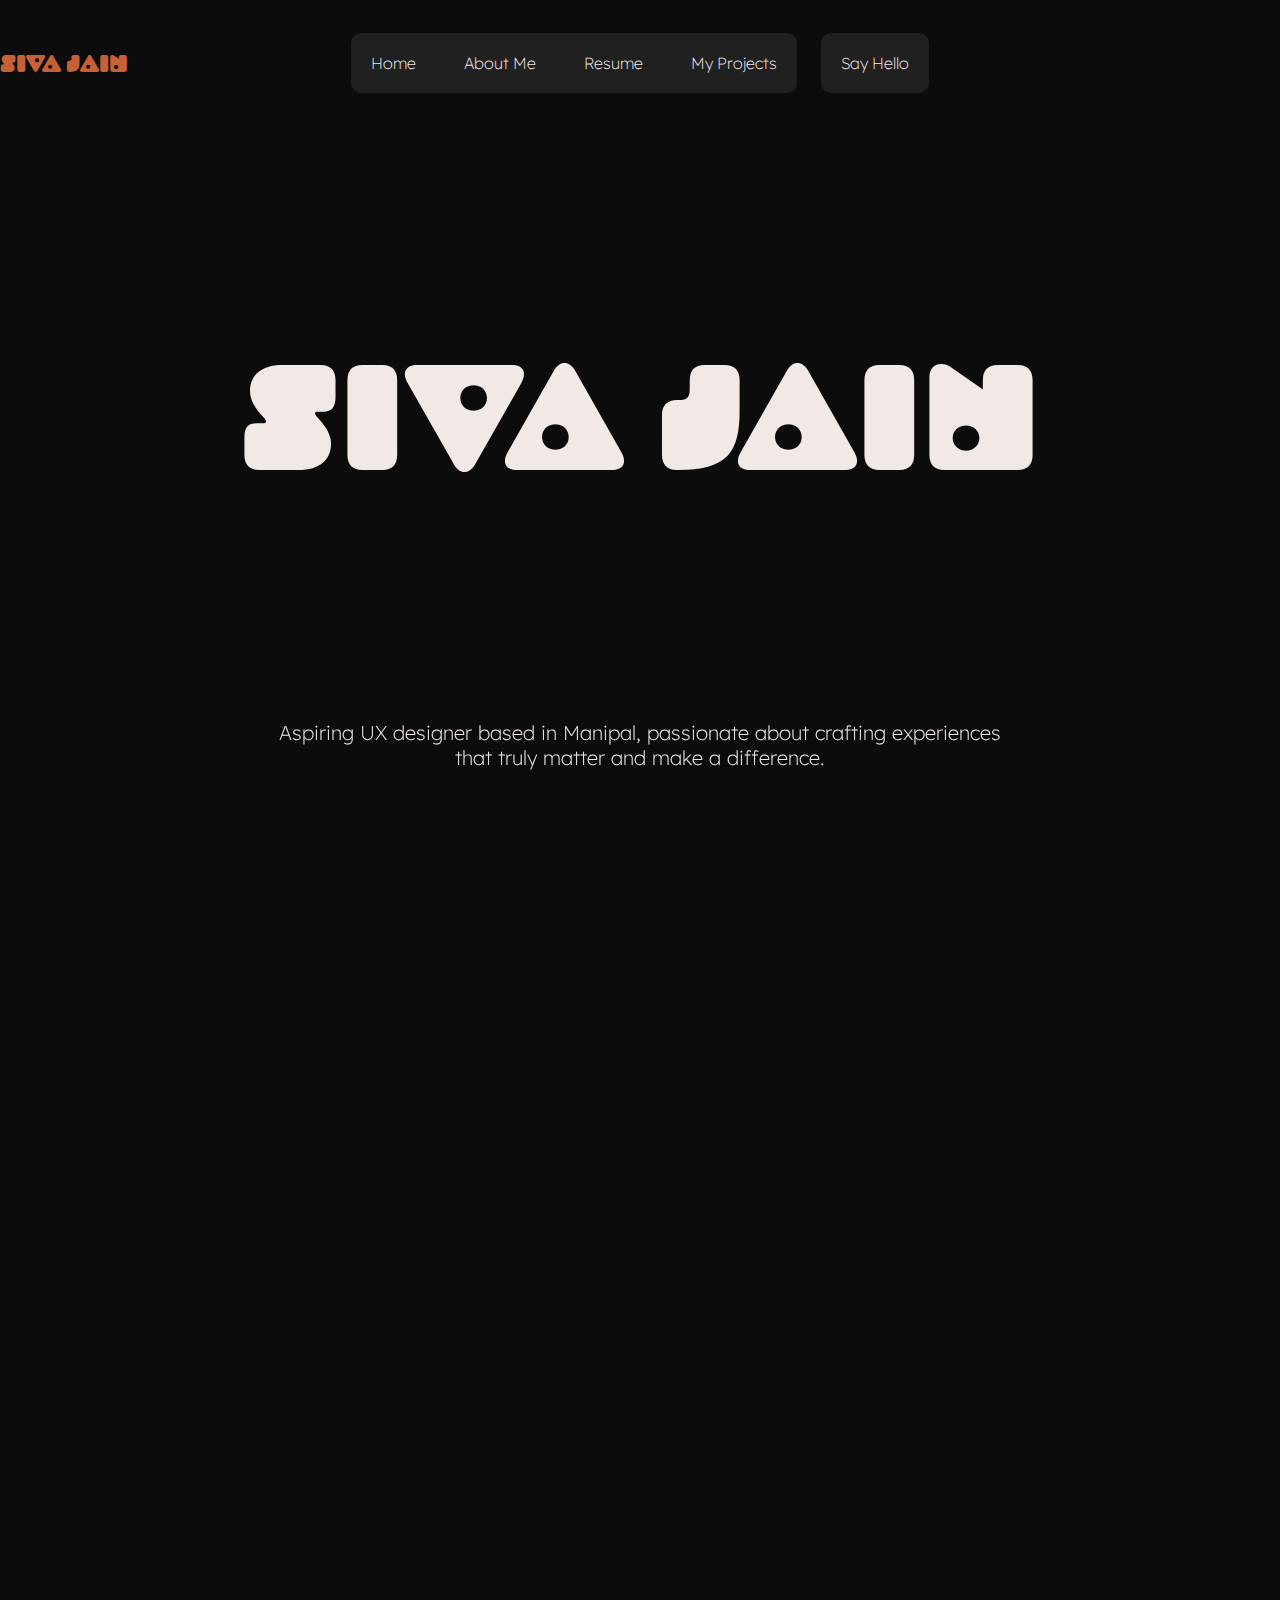
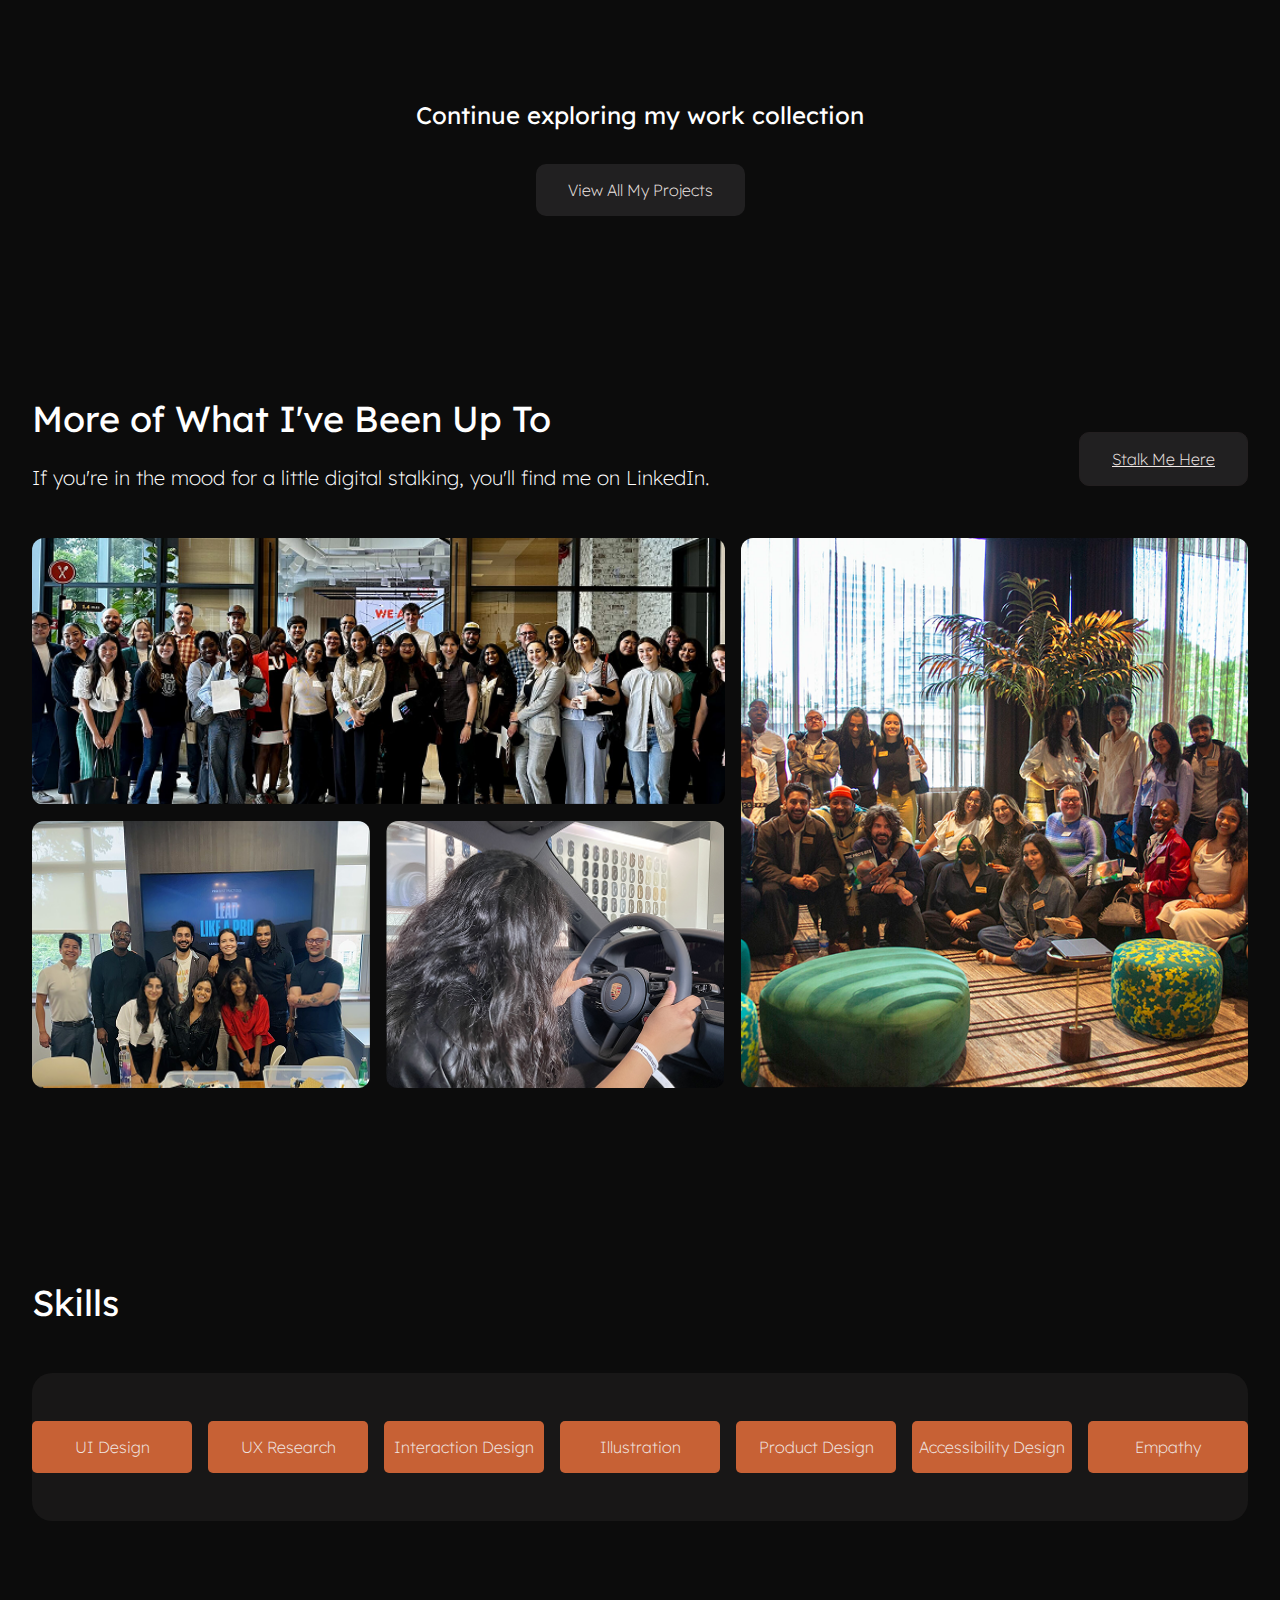
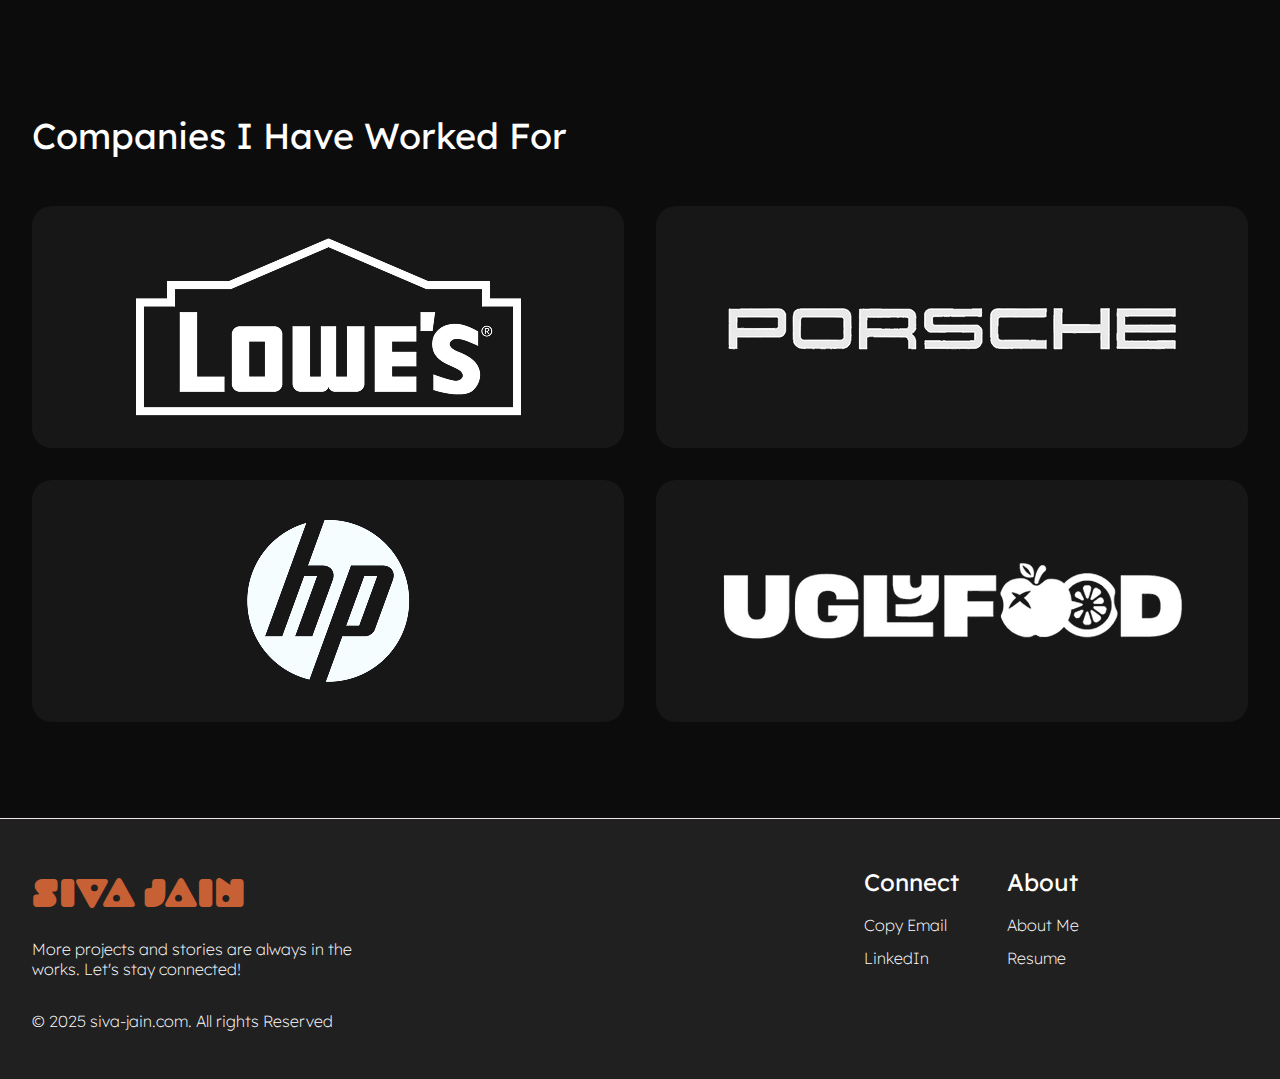
<file: New folder/index.html>
<!DOCTYPE html>
<html lang="en">
<head>
    <meta charset="UTF-8">
    <meta name="viewport" content="width=device-width, initial-scale=1.0">
    <title>Siva Jain - Portfolio</title>
    <link rel="preconnect" href="https://fonts.googleapis.com">
    <link rel="preconnect" href="https://fonts.gstatic.com" crossorigin>
    <link href="https://fonts.googleapis.com/css2?family=Lexend:wght@100..900&display=swap" rel="stylesheet">
    <link rel="stylesheet" href="styles.css">
</head>
<body>
    <!-- Header Navigation -->
    <header class="header">
        <div class="nav-container">
            <div class="logo">SIVA JAIN</div>
            <div class="nav-menus-wrapper">
                <nav class="nav-menu">
                    <a href="#home" class="nav-link">Home</a>
                    <a href="#about" class="nav-link">About Me</a>
                    <a href="#resume" class="nav-link">Resume</a>
                    <a href="#projects" class="nav-link">My Projects</a>
                </nav>
                <nav class="contact-menu">
                    <a href="#contact" class="nav-link">Say Hello</a>
                </nav>
            </div>
        </div>
    </header>

    <!-- Hero Section -->
    <section class="hero">
        <div class="hero-content">
            <h1 class="hero-title">SIVA JAIN</h1>
            <p class="intro-text">Aspiring UX designer based in Manipal, passionate about crafting experiences that truly matter and make a difference.</p>
        </div>
    </section>

    <!-- About Section -->
    <section class="about">
        <div class="about-content">
            <p class="about-text">
                Hey, I'm <span class="highlight">Siva</span>.<br>
                A student at <span class="highlight">MAHE</span> pursuing a major in <span class="highlight">UX Design</span>. I love 
                designing and building that is <span class="highlight">memorable</span>, <span class="highlight">simple</span>, <span class="highlight">timely</span> and 
                <span class="highlight">honest</span>.
            </p>
            <p class="about-text">
                I'm passionate about designing <span class="highlight">user-centered experiences</span> that 
                not only resonate with niche audiences but also foster a <span class="highlight">strong 
                sense of community</span>.
            </p>
        </div>
    </section>

    <!-- Projects Section -->
    <section class="projects">
        <!-- Setu Project -->
        <div class="project setu-project">
            <div class="project-content">
                <div class="project-text">
                    <h2 class="project-title">Setu</h2>
                    <p class="project-description">Helping young artists turn potential into portfolios</p>
                </div>
                <div class="project-image">
                    <img src="img/setu.png" alt="Setu Project - Laptop showing design interface">
                </div>
            </div>
        </div>

        <!-- Loop Project -->
        <div class="project loop-project">
            <div class="project-content">
                <div class="project-text">
                    <h2 class="project-title">Loop</h2>
                    <p class="project-description">Empowering rural India through education and opportunity</p>
                </div>
                <div class="project-image">
                    <img src="img/loop.png" alt="Loop Project - Desktop workspace">
                </div>
            </div>
        </div>

        <!-- Porsche Project -->
        <div class="project porsche-project">
            <div class="project-content">
                <div class="project-text">
                    <h2 class="project-title">Porsche</h2>
                    <p class="project-description">Shaping electric experiences for the drivers of tomorrow</p>
                </div>
                <div class="project-image">
                    <img src="img/porsche.png" alt="Porsche car 4">
                </div>
            </div>
        </div>

        <!-- Lowe's Project -->
        <div class="project lowes-project">
            <div class="project-content">
                <div class="project-text">
                    <h2 class="project-title">Lowe's</h2>
                    <p class="project-description">Turning the garden center checkout into a final touch, not a final chore</p>
                </div>
                <div class="project-image">
                    <img src="img/lowes.png" alt="Lowe's Garden Center">
                </div>
            </div>
        </div>
    </section>

    <!-- Continue Exploring Section -->
    <section class="continue-exploring">
        <div class="continue-content">
            <h2 class="continue-title">Continue exploring my work collection</h2>
            <a href="" class="view-projects-btn">View All My Projects</a>
        </div>
    </section>

    <!-- More Activities Section -->
    <section class="more-activities">
        <div class="activities-content">
            <div class="activities-text">
                <div class="activities-box">
                <h2 class="activities-title">More of What I've Been Up To</h2>
                <p class="activities-description">If you're in the mood for a little digital stalking, you'll find me on LinkedIn.</p>
                </div>
                <a href="https://www.linkedin.com/in/siya-jain/" target="_blank" class="stalk-btn">Stalk Me Here</a>
            </div>
            <div class="activities-gallery">
                <div class="gallery-item large">
                    <img src="img/Rectangle 4259.png" alt="Team photo 1">
                </div>
                <div class="gallery-item small">
                    <img src="img/Rectangle 4261.png" alt="Team photo 2">
                </div>
                <div class="gallery-item small">
                    <img src="img/Rectangle 4262.png" alt="VR experience">
                </div>
                <div class="gallery-item large">
                    <img src="img/Rectangle 4260.png" alt="Team gathering">
                </div>
            </div>
        </div>
    </section>

    <!-- Skills Section -->
    <section class="skills">
        <div class="skills-content">
            <h2 class="skills-title">Skills</h2>
            <div class="skills-marquee">
                <div class="skills-tags">
                    <span class="skill-tag">UI Design</span>
                    <span class="skill-tag">UX Research</span>
                    <span class="skill-tag">Interaction Design</span>
                    <span class="skill-tag">Illustration</span>
                    <span class="skill-tag">Product Design</span>
                    <span class="skill-tag">Accessibility Design</span>
                    <span class="skill-tag">Empathy</span>
                    <span class="skill-tag">UI Design</span>
                    <span class="skill-tag">UX Research</span>
                    <span class="skill-tag">Interaction Design</span>
                    <span class="skill-tag">Illustration</span>
                    <span class="skill-tag">Product Design</span>
                    <span class="skill-tag">Accessibility Design</span>
                    <span class="skill-tag">Empathy</span>
                </div>
            </div>
        </div>
    </section>

    <!-- Companies Section -->
    <section class="companies">
        <div class="companies-content">
            <h2 class="companies-title">Companies I Have Worked For</h2>
            <div class="companies-grid">
                <div class="company-logo">
                    <img src="img/lowes (2).png" alt="Lowe's">
                </div>
                <div class="company-logo">
                    <img src="img/porsche (2).png" alt="Porsche">
                </div>
                <div class="company-logo">
                    <img src="img/hp.png" alt="HP">
                </div>
                <div class="company-logo">
                    <img src="img/ugly.png" alt="UglyFood">
                </div>
            </div>
        </div>
    </section>

    <!-- Footer -->
    <footer class="footer">
        <div class="footer-content">
            <div class="footer-left">
                <div class="footer-logo">SIVA JAIN</div>
                <p class="footer-description">More projects and stories are always in the works. Let's stay connected!</p>
                <p class="footer-copyright">© 2025 siva-jain.com. All rights Reserved</p>
            </div>
            <div class="footer-right">
                <div class="footer-section">
                    <h3 class="footer-heading">Connect</h3>
                    <ul class="footer-links">
                        <li><a href="#" class="footer-link">Copy Email</a></li>
                        <li><a href="#" class="footer-link">LinkedIn</a></li>
                    </ul>
                </div>
                <div class="footer-section">
                    <h3 class="footer-heading">About</h3>
                    <ul class="footer-links">
                        <li><a href="#" class="footer-link">About Me</a></li>
                        <li><a href="#" class="footer-link">Resume</a></li>
                    </ul>
                </div>
            </div>
        </div>
    </footer>

    <script src="script.js"></script>
</body>
</html>
</file>
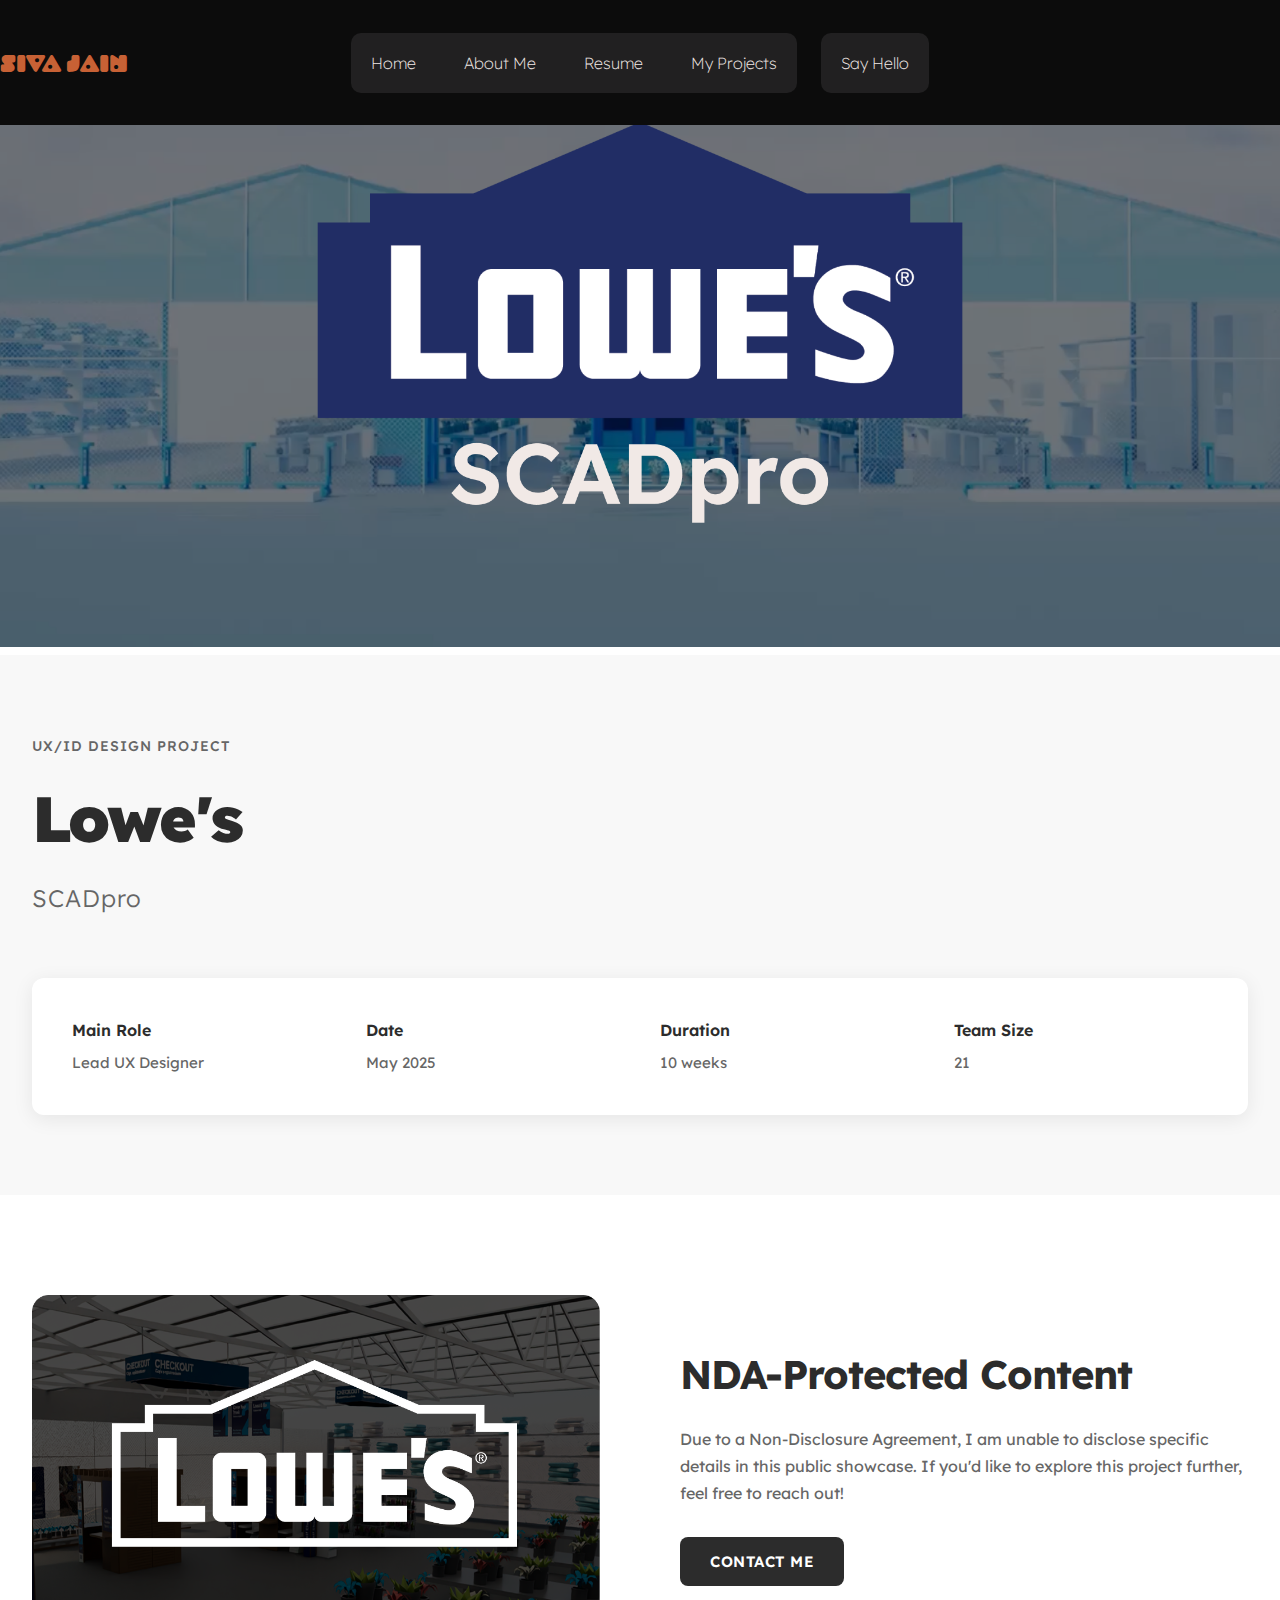
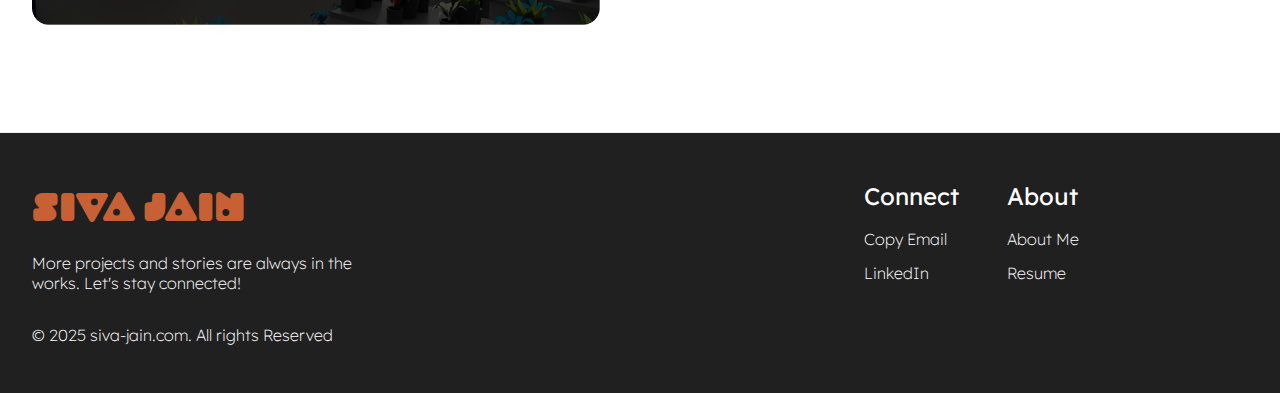
<file: project-detail.html>
<!DOCTYPE html>
<html lang="en">
<head>
    <meta charset="UTF-8">
    <meta name="viewport" content="width=device-width, initial-scale=1.0">
    <title>Siva Jain - Portfolio</title>
    <link rel="preconnect" href="https://fonts.googleapis.com">
    <link rel="preconnect" href="https://fonts.gstatic.com" crossorigin>
    <link href="https://fonts.googleapis.com/css2?family=Lexend:wght@100..900&display=swap" rel="stylesheet">
    <link rel="stylesheet" href="assets/css/styles.css">
    <link rel="stylesheet" href="assets/css/project-detail.css">
</head>
<body>
    <!-- Header Navigation -->
    <header class="header">
        <div class="nav-container">
            <div class="logo">SIVA JAIN</div>
            <div class="nav-menus-wrapper">
                <nav class="nav-menu">
                    <a href="#home" class="nav-link">Home</a>
                    <a href="#about" class="nav-link">About Me</a>
                    <a href="#resume" class="nav-link">Resume</a>
                    <a href="#projects" class="nav-link">My Projects</a>
                </nav>
                <nav class="contact-menu">
                    <a href="#contact" class="nav-link">Say Hello</a>
                </nav>
            </div>
        </div>
    </header>

    <!-- Hero Banner Section -->
    <section class="project-hero">
        <div class="project-hero-content">
            <img src="assets/img/lowes/Hero Image.png" alt="Lowe's Hero Image" class="project-hero-image">
        </div>
    </section>

    <!-- Project Details Section -->
    <section class="project-details-section">
        <div class="project-details-container">
            <div class="project-header-info">
                <span class="project-type-label">UX/ID Design Project</span>
                <h1 class="project-main-title">Lowe's</h1>
                <span class="project-subtitle-text">SCADpro</span>
            </div>
            
            <div class="project-info-grid">
                <div class="project-info-item">
                    <h3>Main Role</h3>
                    <p>Lead UX Designer</p>
                </div>
                <div class="project-info-item">
                    <h3>Date</h3>
                    <p>May 2025</p>
                </div>
                <div class="project-info-item">
                    <h3>Duration</h3>
                    <p>10 weeks</p>
                </div>
                <div class="project-info-item">
                    <h3>Team Size</h3>
                    <p>21</p>
                </div>
            </div>
        </div>
    </section>

    <!-- NDA Protected Content Section -->
    <section class="nda-protected-section">
        <div class="nda-container">
            <div class="nda-content-grid">
                <div class="nda-image-container">
                    <img src="assets/img/lowes/PorscheClinetBookSpread.png" alt="NDA Protected Content" class="nda-image">
                </div>
                <div class="nda-text-content">
                    <h2>NDA-Protected Content</h2>
                    <p>Due to a Non-Disclosure Agreement, I am unable to disclose specific details in this public showcase. If you'd like to explore this project further, feel free to reach out!</p>
                    <button class="contact-me-btn">Contact Me</button>
                </div>
            </div>
        </div>
    </section>

    <!-- Footer -->
    <footer class="footer">
        <div class="footer-content">
            <div class="footer-left">
                <div class="footer-logo">SIVA JAIN</div>
                <p class="footer-description">More projects and stories are always in the works. Let's stay connected!</p>
                <p class="footer-copyright">© 2025 siva-jain.com. All rights Reserved</p>
            </div>
            <div class="footer-right">
                <div class="footer-section">
                    <h3 class="footer-heading">Connect</h3>
                    <ul class="footer-links">
                        <li><a href="#" class="footer-link">Copy Email</a></li>
                        <li><a href="#" class="footer-link">LinkedIn</a></li>
                    </ul>
                </div>
                <div class="footer-section">
                    <h3 class="footer-heading">About</h3>
                    <ul class="footer-links">
                        <li><a href="#" class="footer-link">About Me</a></li>
                        <li><a href="#" class="footer-link">Resume</a></li>
                    </ul>
                </div>
            </div>
        </div>
    </footer>

    <script src="assets/js/script.js"></script>
</body>
</html>
</file>
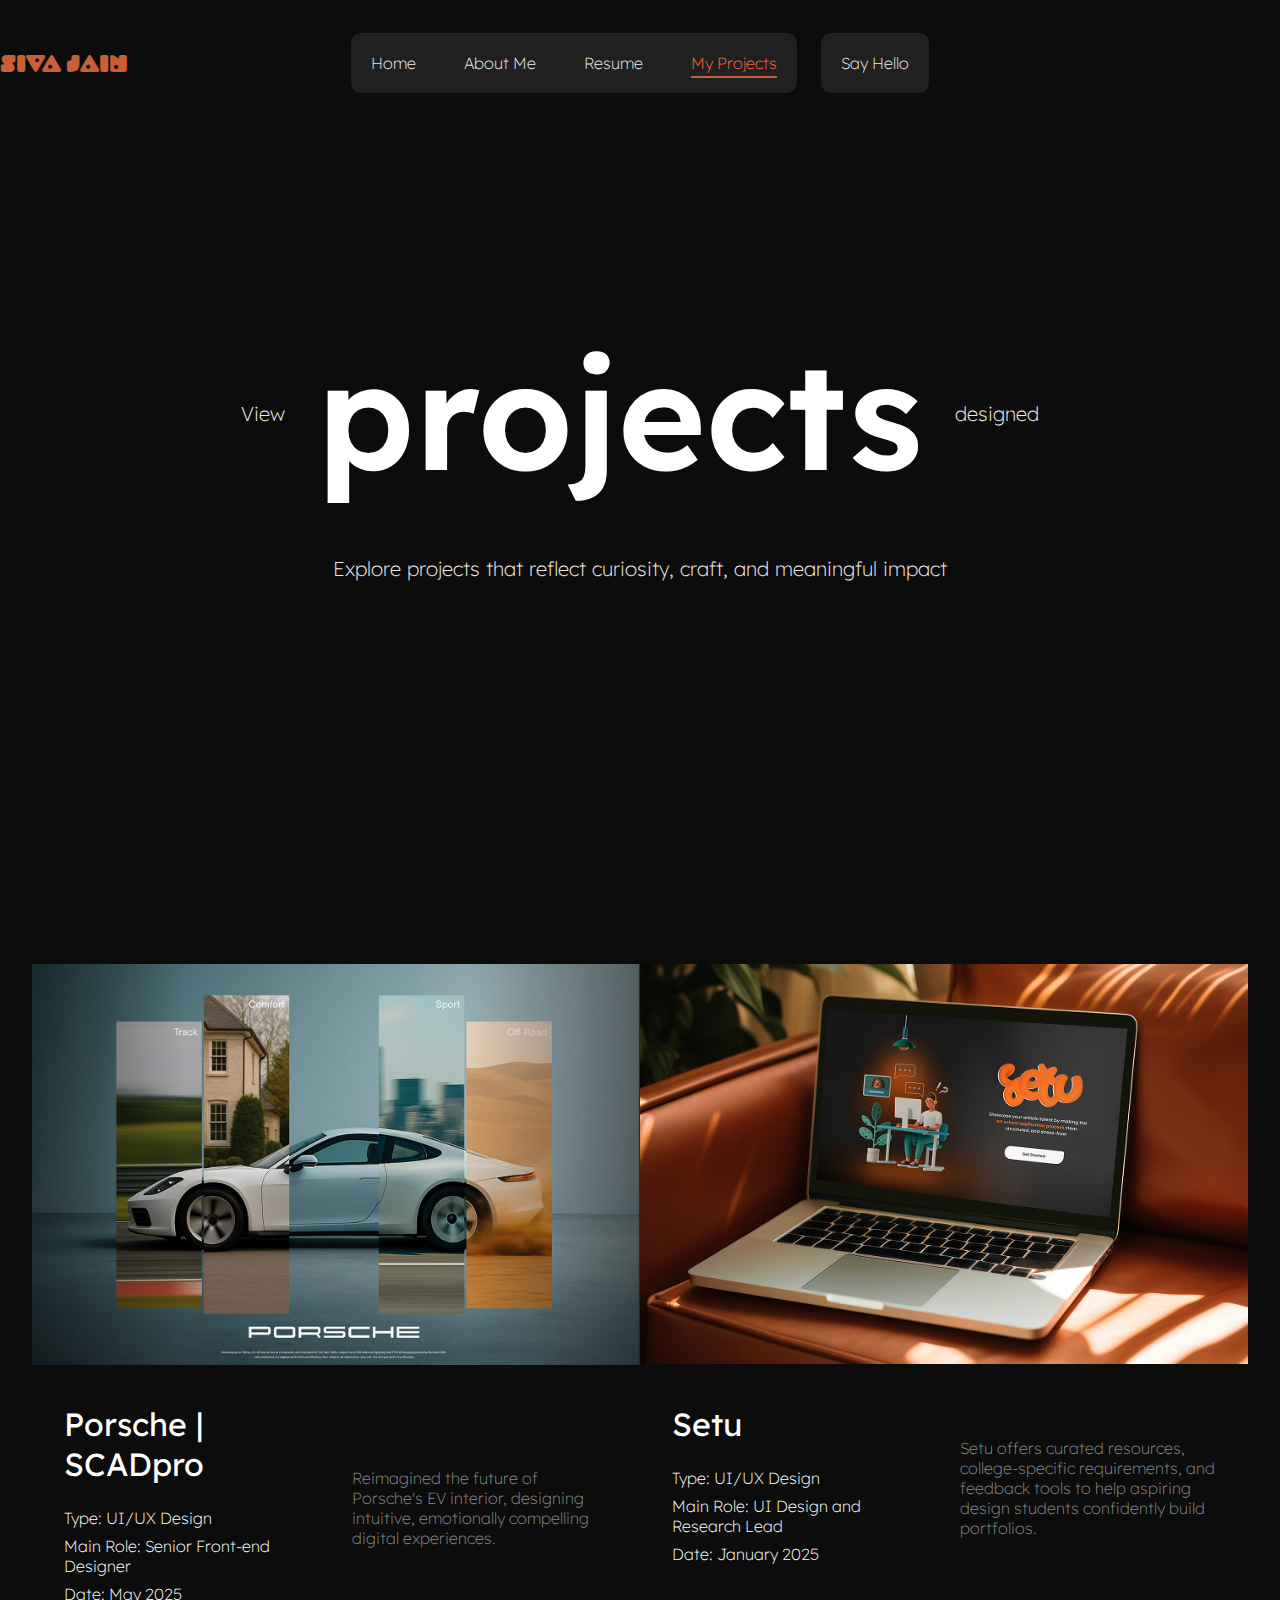
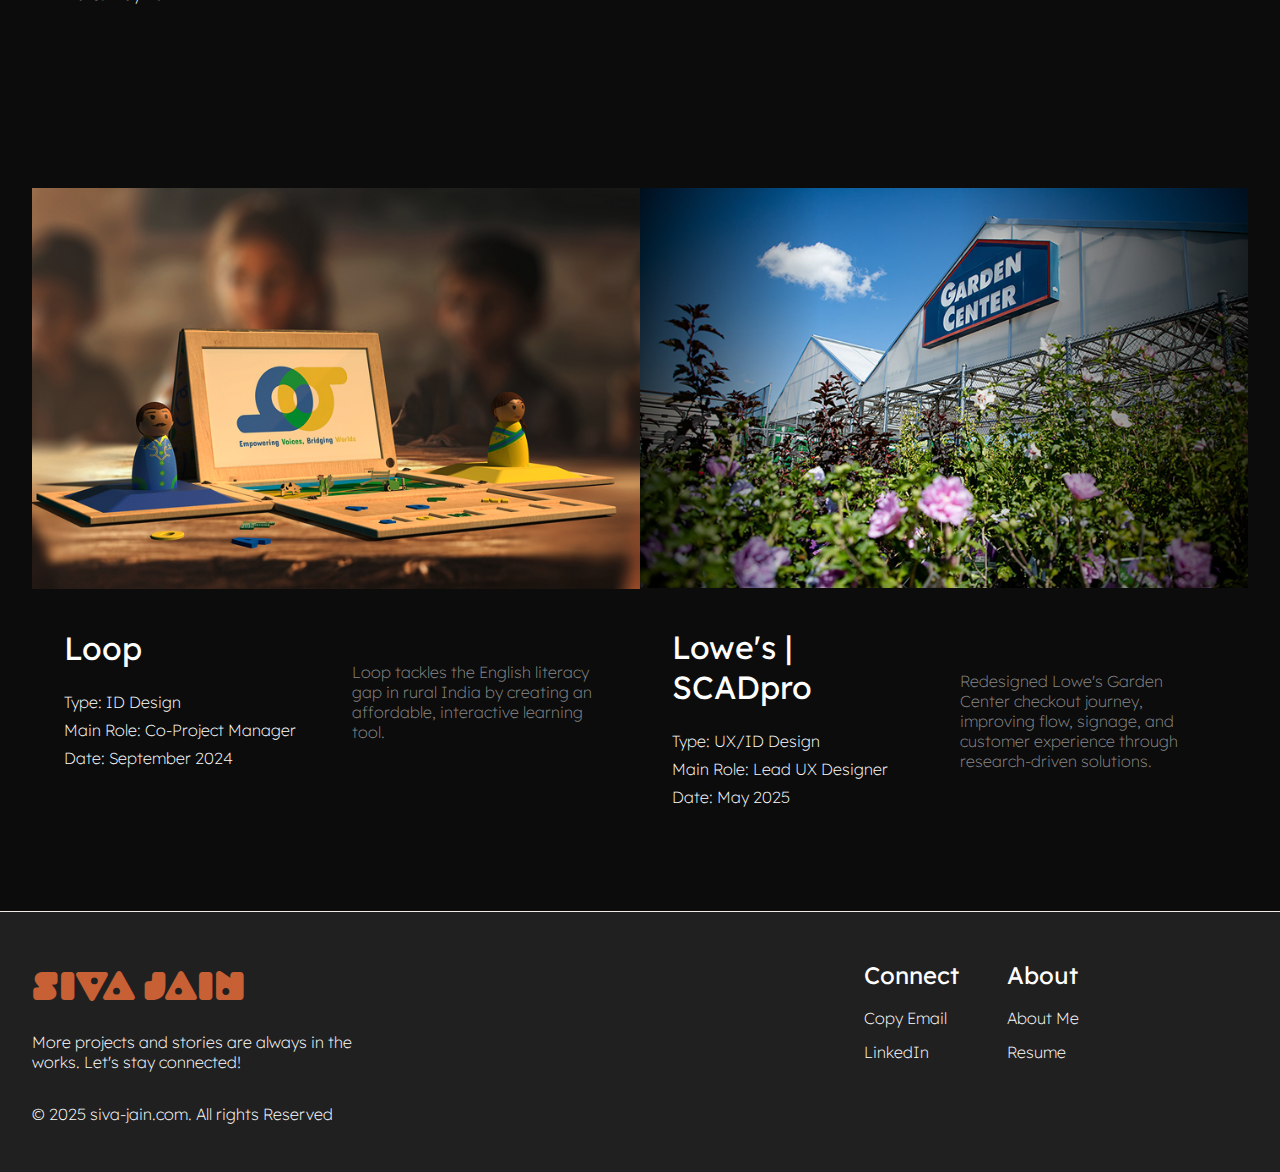
<file: projects.html>
<!DOCTYPE html>
<html lang="en">
<head>
    <meta charset="UTF-8">
    <meta name="viewport" content="width=device-width, initial-scale=1.0">
    <title>Projects - Siva Jain Portfolio</title>
    <link rel="preconnect" href="https://fonts.googleapis.com">
    <link rel="preconnect" href="https://fonts.gstatic.com" crossorigin>
    <link href="https://fonts.googleapis.com/css2?family=Lexend:wght@100..900&display=swap" rel="stylesheet">
    <link rel="stylesheet" href="assets/css/styles.css">
</head>
<body>
    <!-- Header Navigation -->
    <header class="header">
        <div class="nav-container">
            <div class="logo">SIVA JAIN</div>
            <div class="nav-menus-wrapper">
                <nav class="nav-menu">
                    <a href="index.html" class="nav-link">Home</a>
                    <a href="#about" class="nav-link">About Me</a>
                    <a href="#resume" class="nav-link">Resume</a>
                    <a href="projects.html" class="nav-link active">My Projects</a>
                </nav>
                <nav class="contact-menu">
                    <a href="#contact" class="nav-link">Say Hello</a>
                </nav>
            </div>
        </div>
    </header>

    <!-- Projects Hero Section -->
    <section class="projects-hero">
        <div class="projects-hero-content">
            <div class="projects-hero-text">
                <span class="projects-hero-prefix">View</span>
                <h1 class="projects-hero-title">projects</h1>
                <span class="projects-hero-suffix">designed</span>
            </div>
            <p class="projects-hero-subtitle">Explore projects that reflect curiosity, craft, and meaningful impact</p>
        </div>
    </section>

    <!-- Projects Grid Section -->
    <section class="projects-grid">
        <div class="projects-grid-container">
            <!-- Porsche Project -->
            <div class="project-card porsche-card">
                <div class="project-card-image">
                    <img src="assets/img/main-projects/Rectangle 4670.png" alt="Porsche Project">
                </div>
                <div class="project-card-content">
                    <div class="project-card-meta">
                        <div class="project-card-info">
                            <h2 class="project-card-title">Porsche | SCADpro</h2>
                            <p class="project-card-type">Type: UI/UX Design</p>
                            <p class="project-card-role">Main Role: Senior Front-end Designer</p>
                            <p class="project-card-date">Date: May 2025</p>
                        </div>
                        <div class="project-card-description">
                            <p>Reimagined the future of Porsche's EV interior, designing intuitive, emotionally compelling digital experiences.</p>
                        </div>
                    </div>
                </div>
            </div>

            <!-- Setu Project -->
            <div class="project-card setu-card">
                <div class="project-card-image">
                    <img src="assets/img/main-projects/Rectangle 4668.png" alt="Setu Project">
                </div>
                <div class="project-card-content">
                    <div class="project-card-meta">
                        <div class="project-card-info">
                            <h2 class="project-card-title">Setu</h2>
                            <p class="project-card-type">Type: UI/UX Design</p>
                            <p class="project-card-role">Main Role: UI Design and Research Lead</p>
                            <p class="project-card-date">Date: January 2025</p>
                        </div>
                        <div class="project-card-description">
                            <p>Setu offers curated resources, college-specific requirements, and feedback tools to help aspiring design students confidently build portfolios.</p>
                        </div>
                    </div>
                </div>
            </div>

            <!-- Loop Project -->
            <div class="project-card loop-card">
                <div class="project-card-image">
                    <img src="assets/img/main-projects/Rectangle 4669.png" alt="Loop Project">
                </div>
                <div class="project-card-content">
                    <div class="project-card-meta">
                        <div class="project-card-info">
                            <h2 class="project-card-title">Loop</h2>
                            <p class="project-card-type">Type: ID Design</p>
                            <p class="project-card-role">Main Role: Co-Project Manager</p>
                            <p class="project-card-date">Date: September 2024</p>
                        </div>
                        <div class="project-card-description">
                            <p>Loop tackles the English literacy gap in rural India by creating an affordable, interactive learning tool.</p>
                        </div>
                    </div>
                </div>
            </div>

            <!-- Lowe's Project -->
            <div class="project-card lowes-card">
                <div class="project-card-image">
                    <img src="assets/img/main-projects/Rectangle 4671.png" alt="Lowe's Project">
                </div>
                <div class="project-card-content">
                    <div class="project-card-meta">
                        <div class="project-card-info">
                            <h2 class="project-card-title">Lowe's | SCADpro</h2>
                            <p class="project-card-type">Type: UX/ID Design</p>
                            <p class="project-card-role">Main Role: Lead UX Designer</p>
                            <p class="project-card-date">Date: May 2025</p>
                        </div>
                        <div class="project-card-description">
                            <p>Redesigned Lowe's Garden Center checkout journey, improving flow, signage, and customer experience through research-driven solutions.</p>
                        </div>
                    </div>
                </div>
            </div>
        </div>
    </section>

    <!-- Footer -->
    <footer class="footer">
        <div class="footer-content">
            <div class="footer-left">
                <div class="footer-logo">SIVA JAIN</div>
                <p class="footer-description">More projects and stories are always in the works. Let's stay connected!</p>
                <p class="footer-copyright">© 2025 siva-jain.com. All rights Reserved</p>
            </div>
            <div class="footer-right">
                <div class="footer-section">
                    <h3 class="footer-heading">Connect</h3>
                    <ul class="footer-links">
                        <li><a href="#" class="footer-link">Copy Email</a></li>
                        <li><a href="#" class="footer-link">LinkedIn</a></li>
                    </ul>
                </div>
                <div class="footer-section">
                    <h3 class="footer-heading">About</h3>
                    <ul class="footer-links">
                        <li><a href="#" class="footer-link">About Me</a></li>
                        <li><a href="#" class="footer-link">Resume</a></li>
                    </ul>
                </div>
            </div>
        </div>
    </footer>

    <script src="assets/js/script.js"></script>
</body>
</html>
</file>
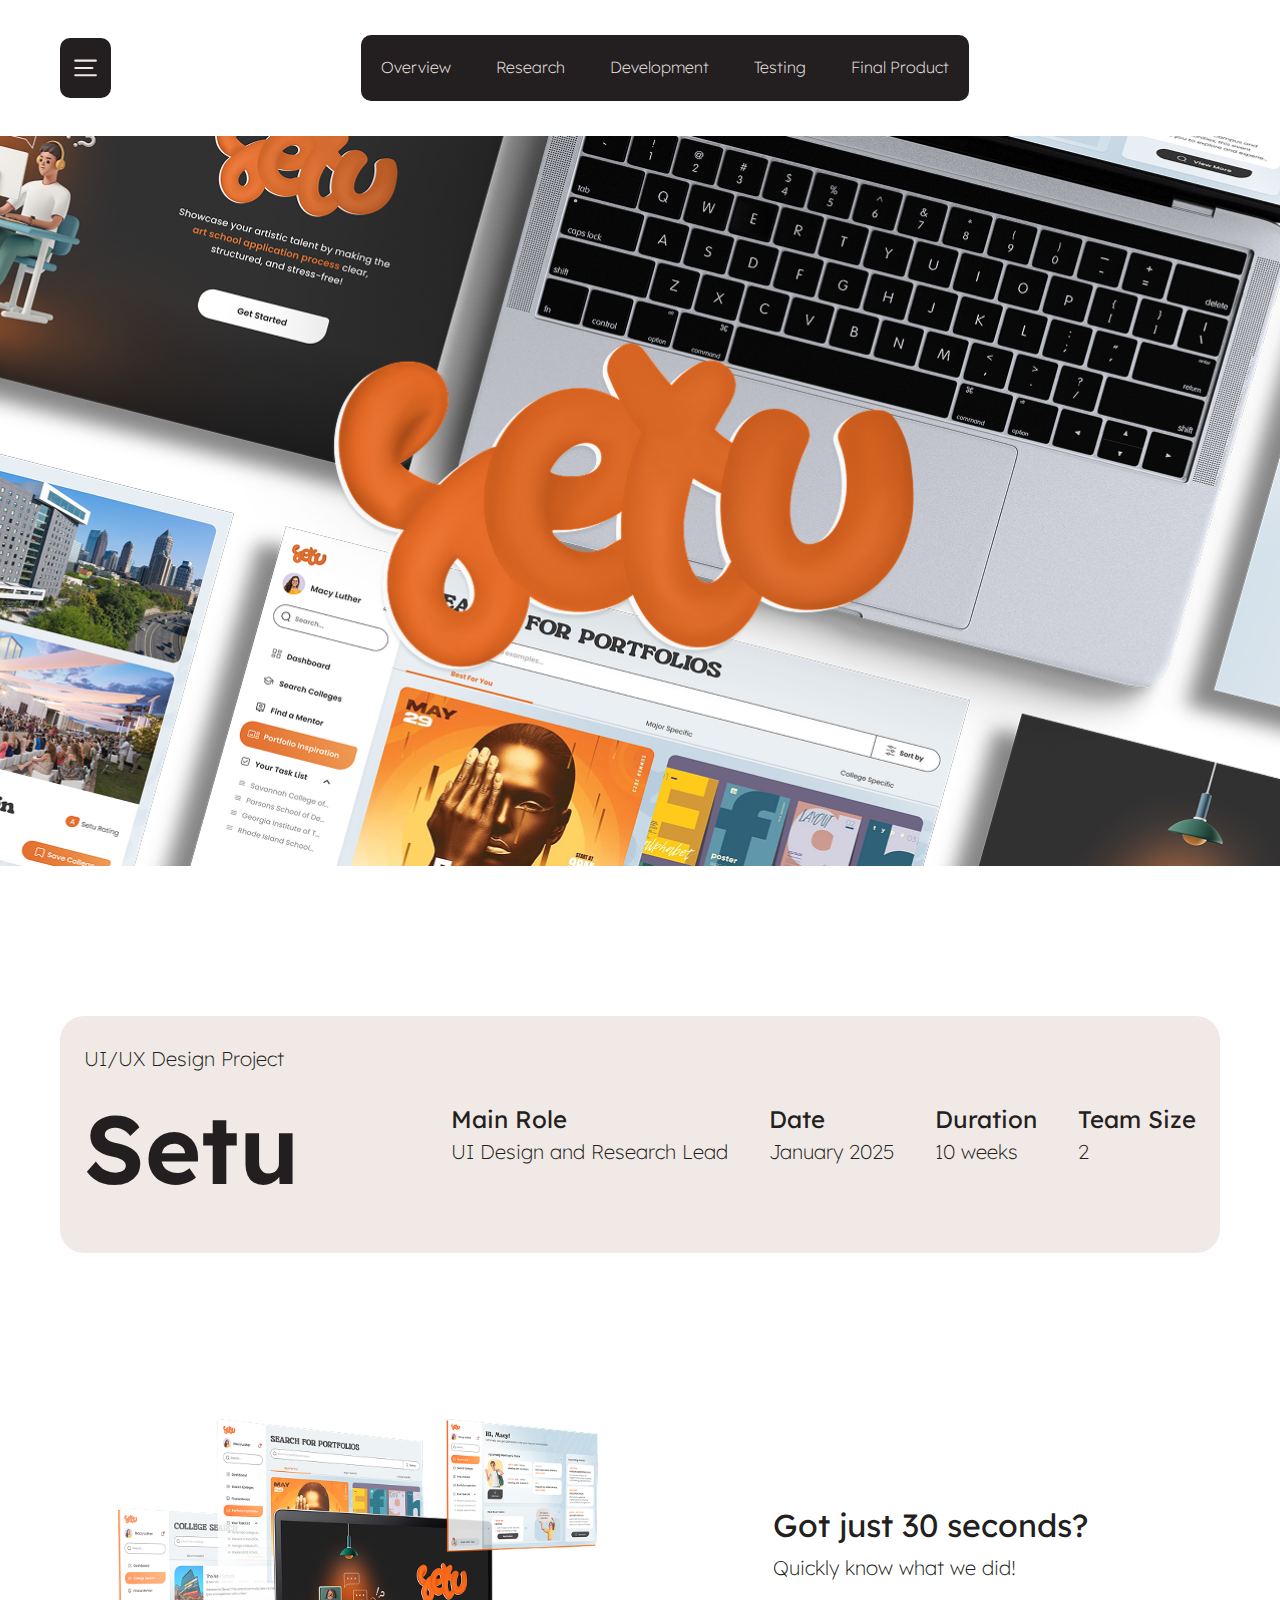
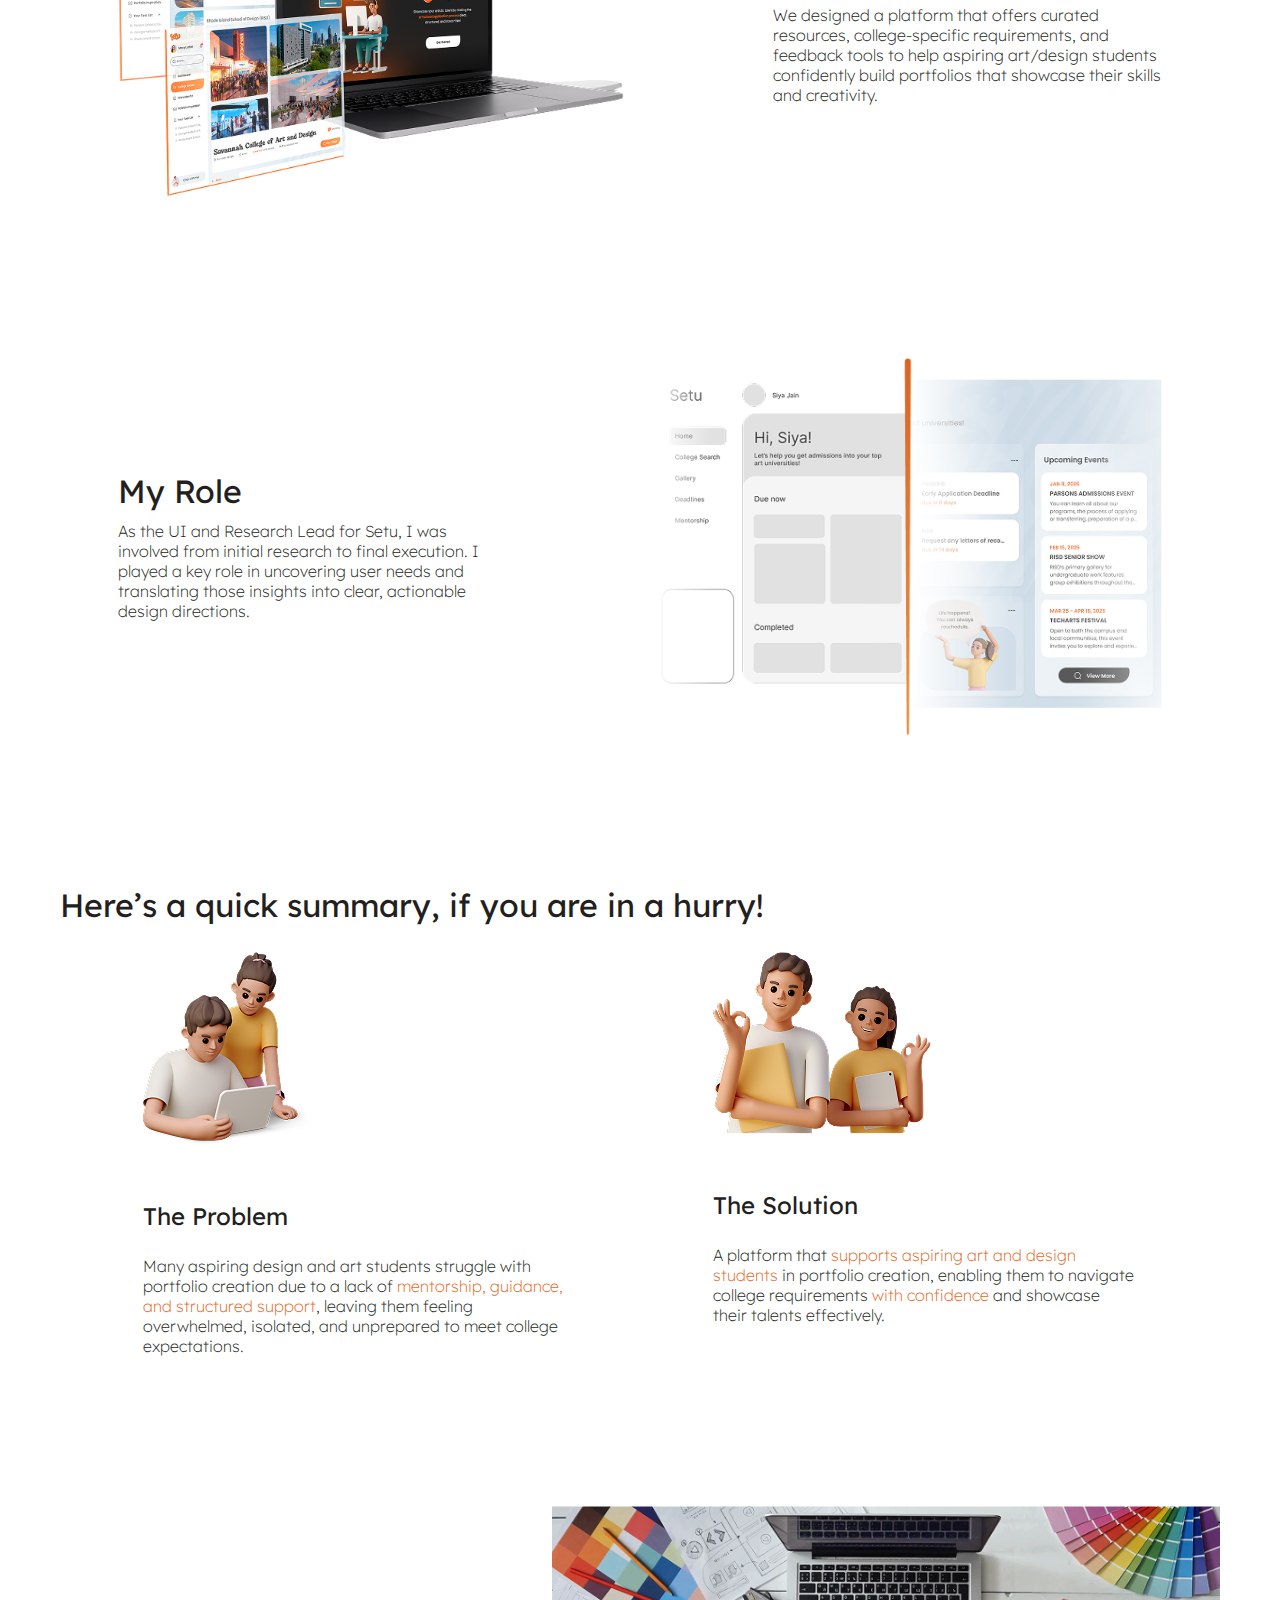
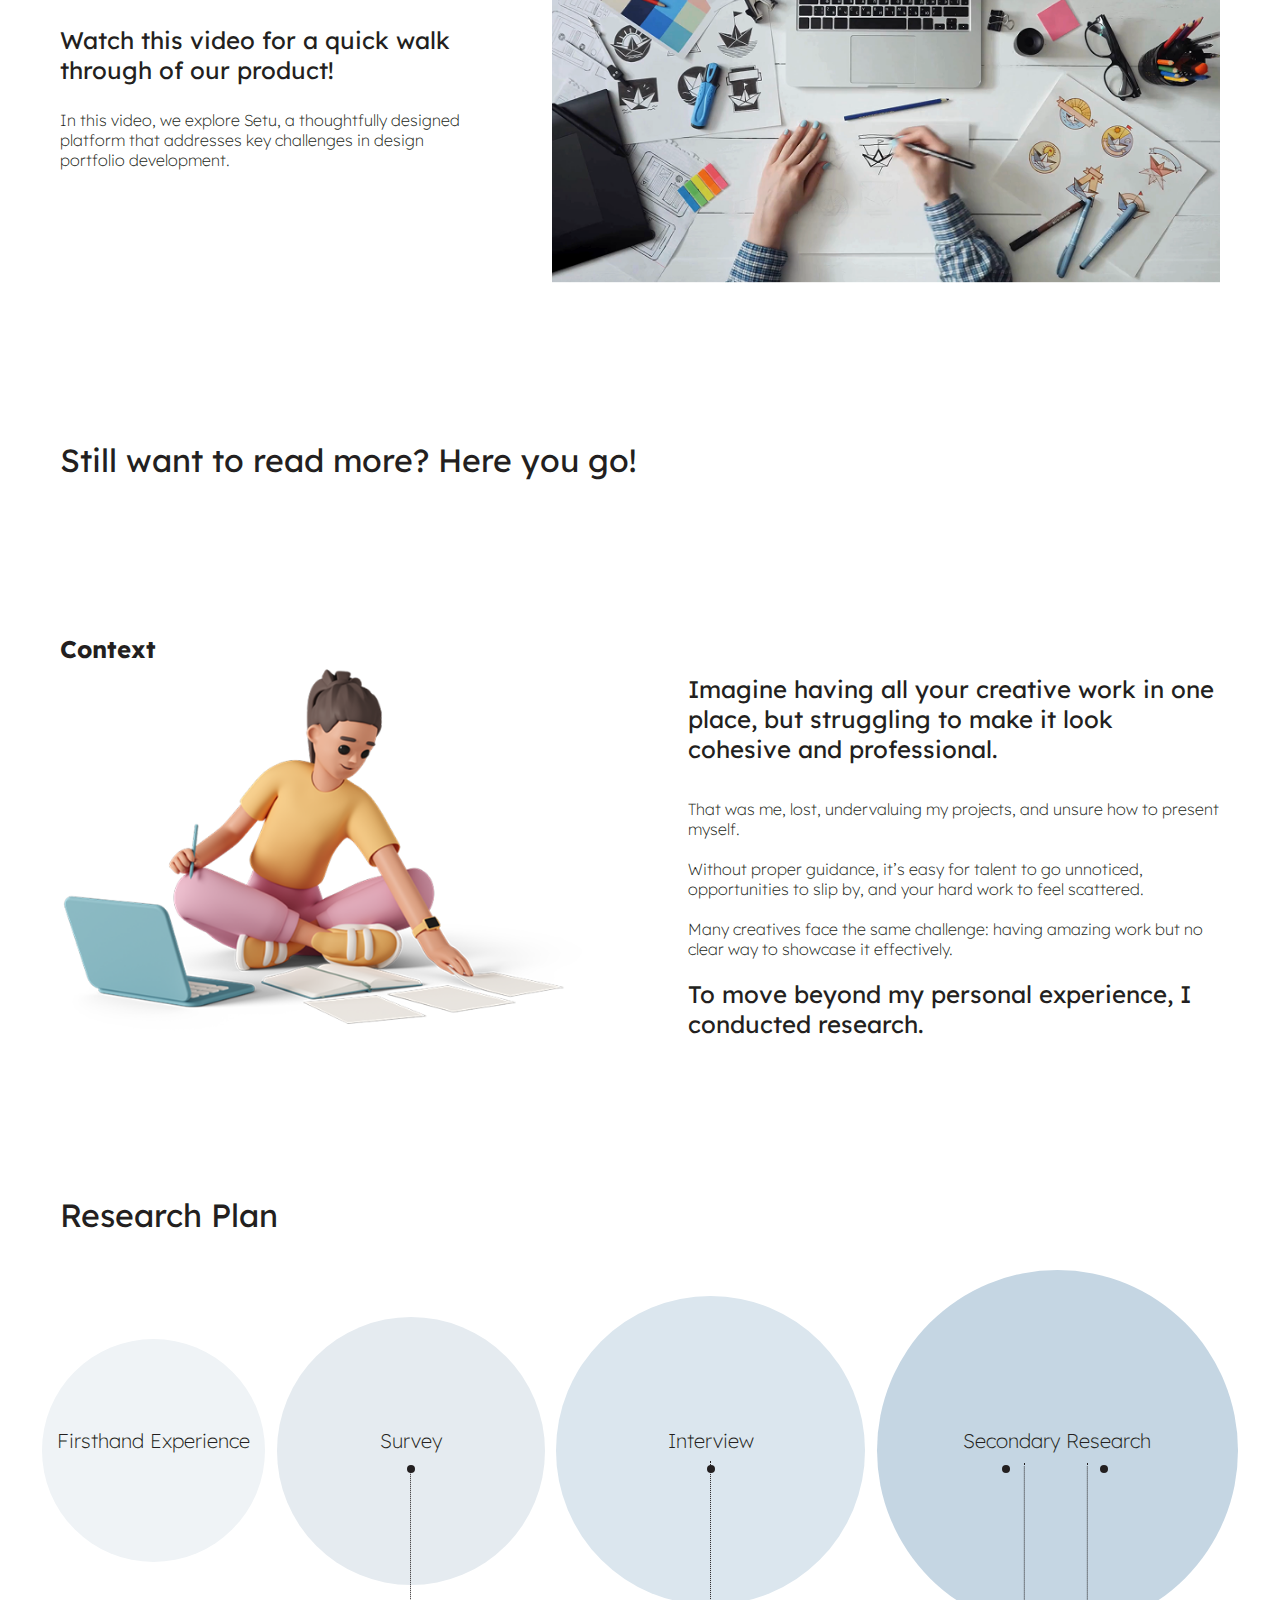
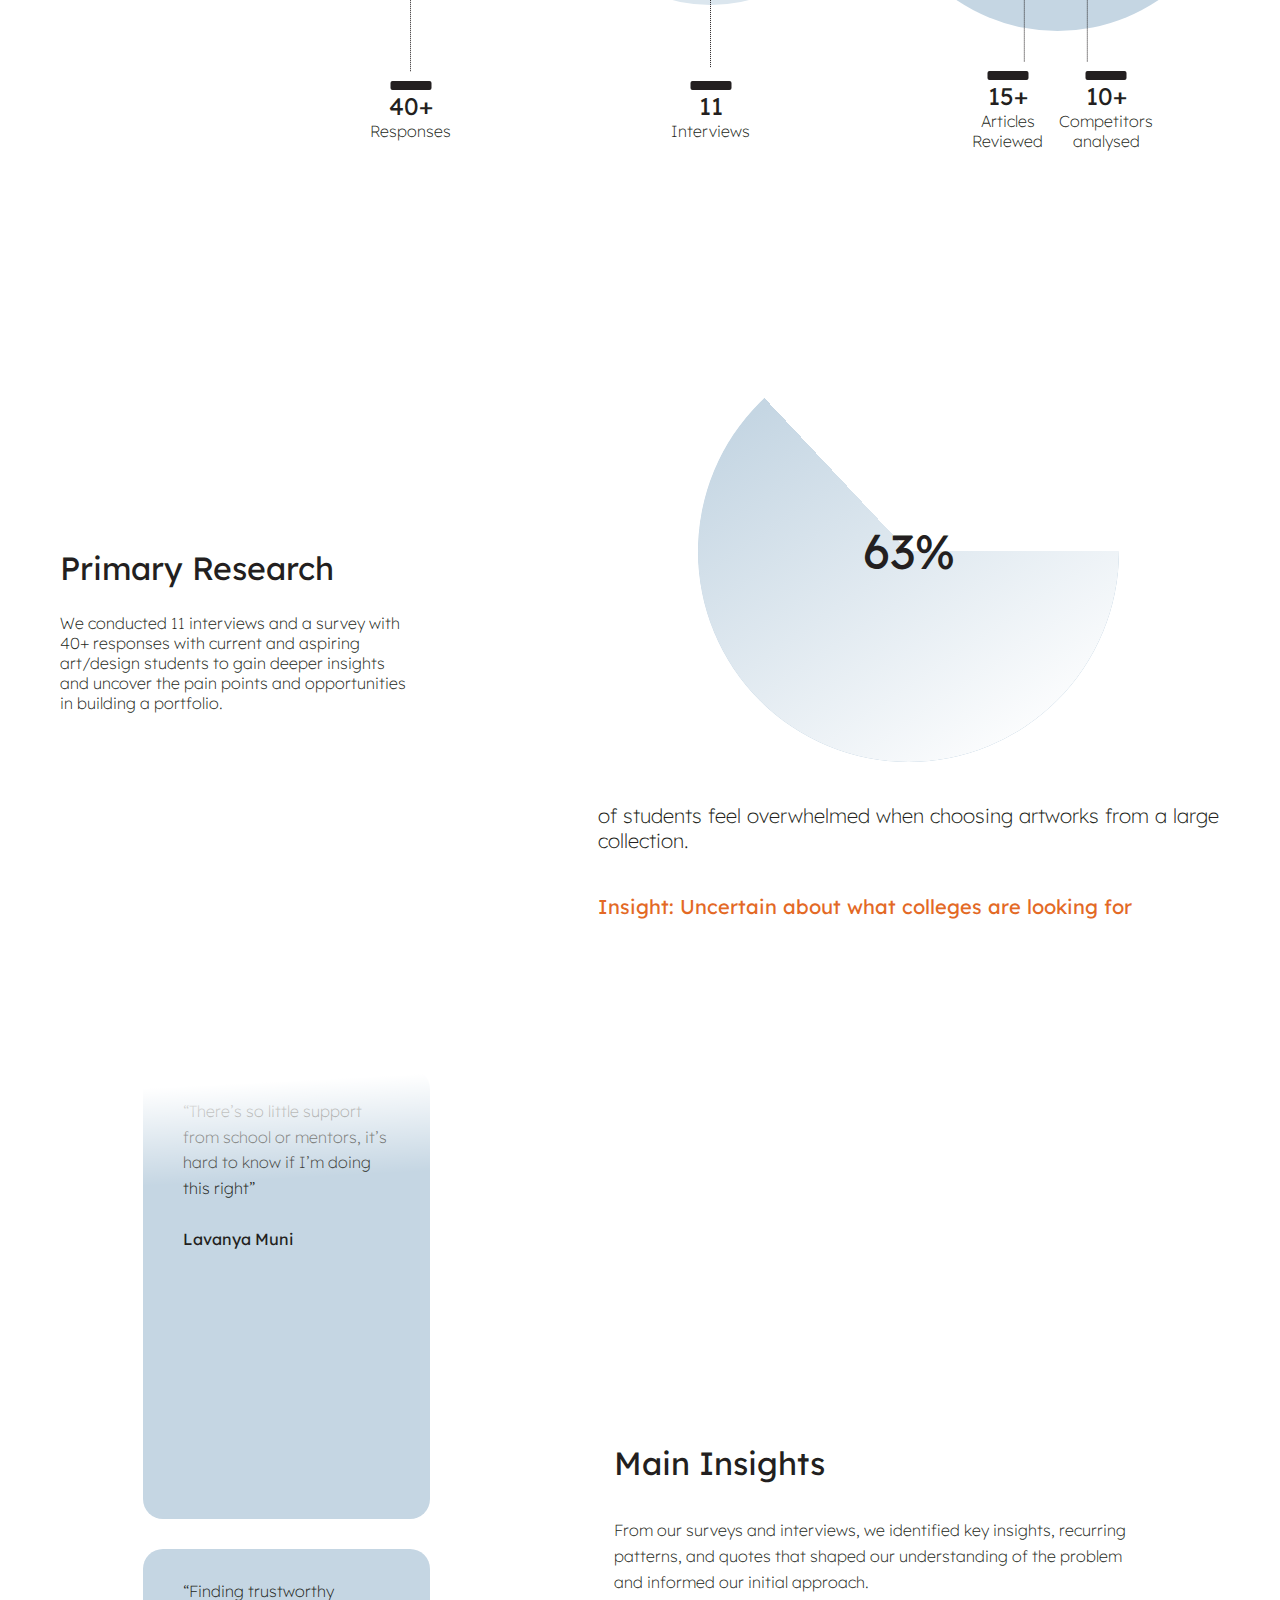
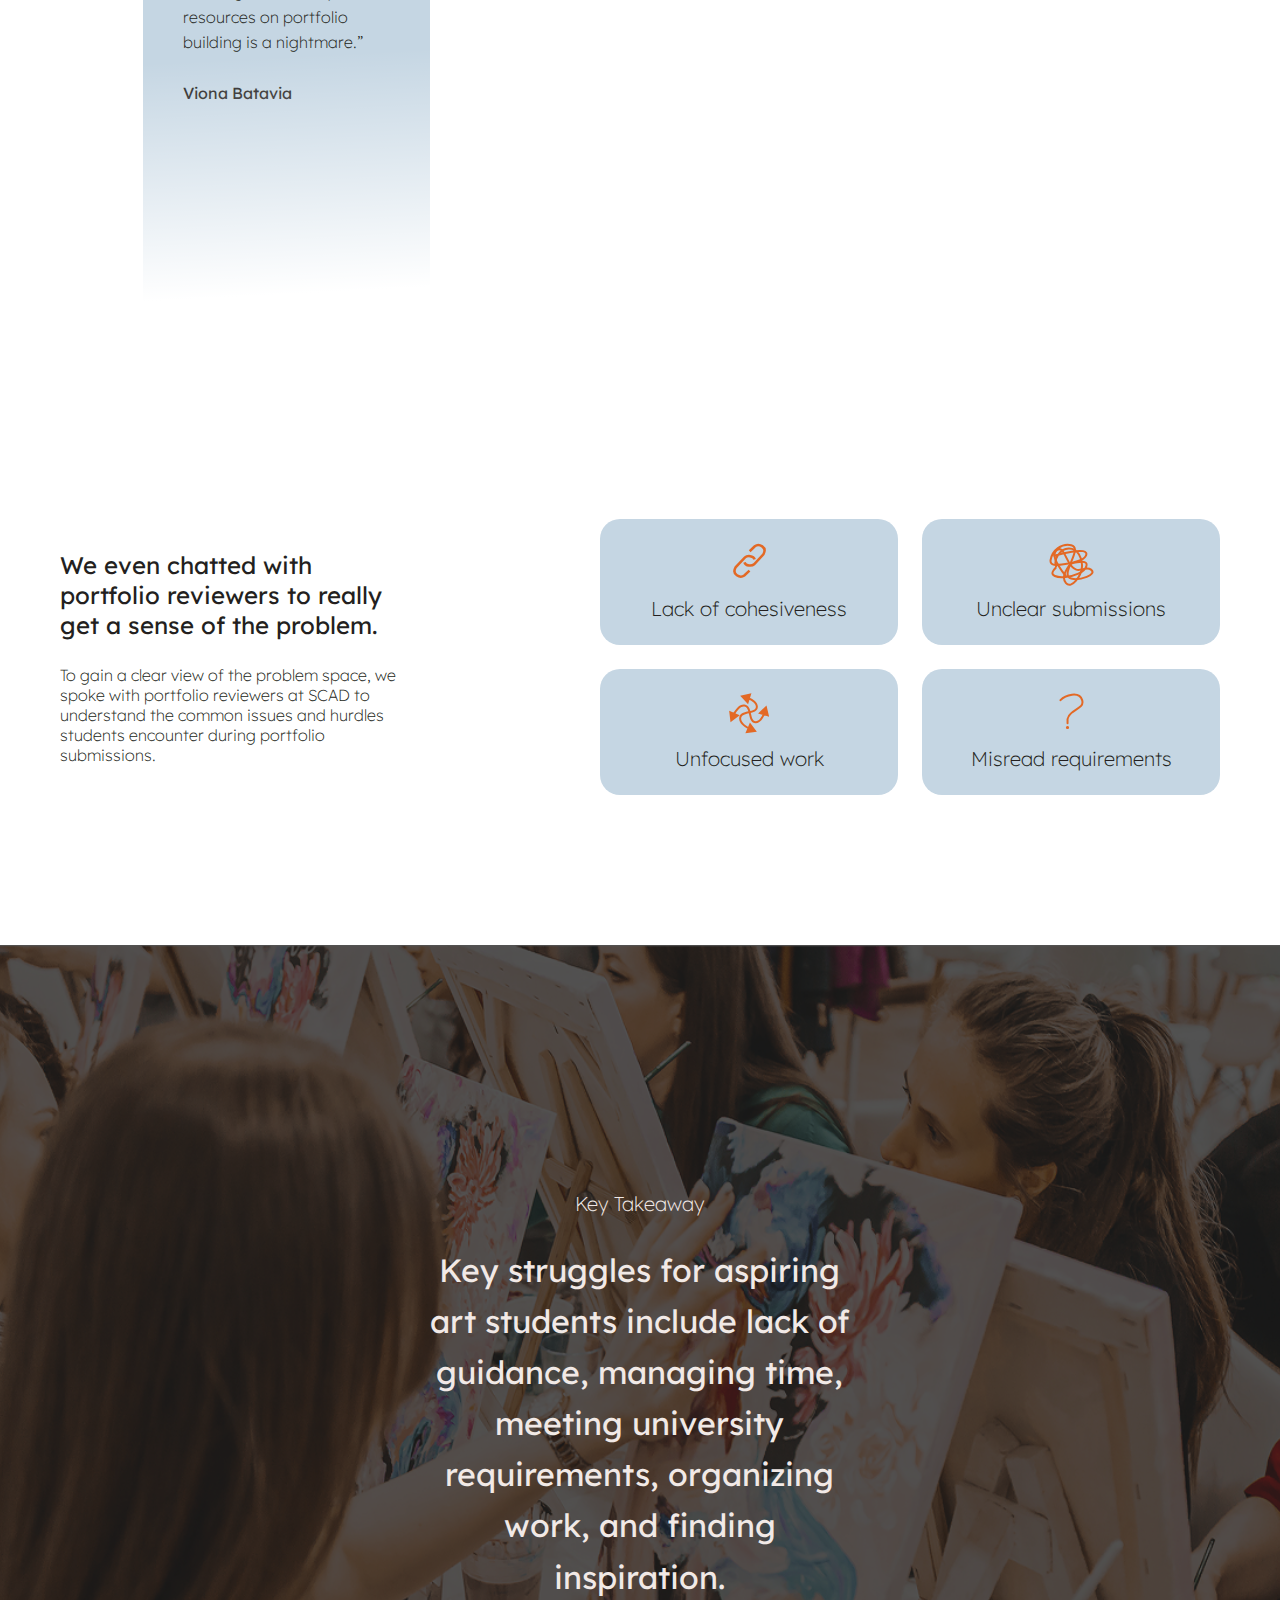
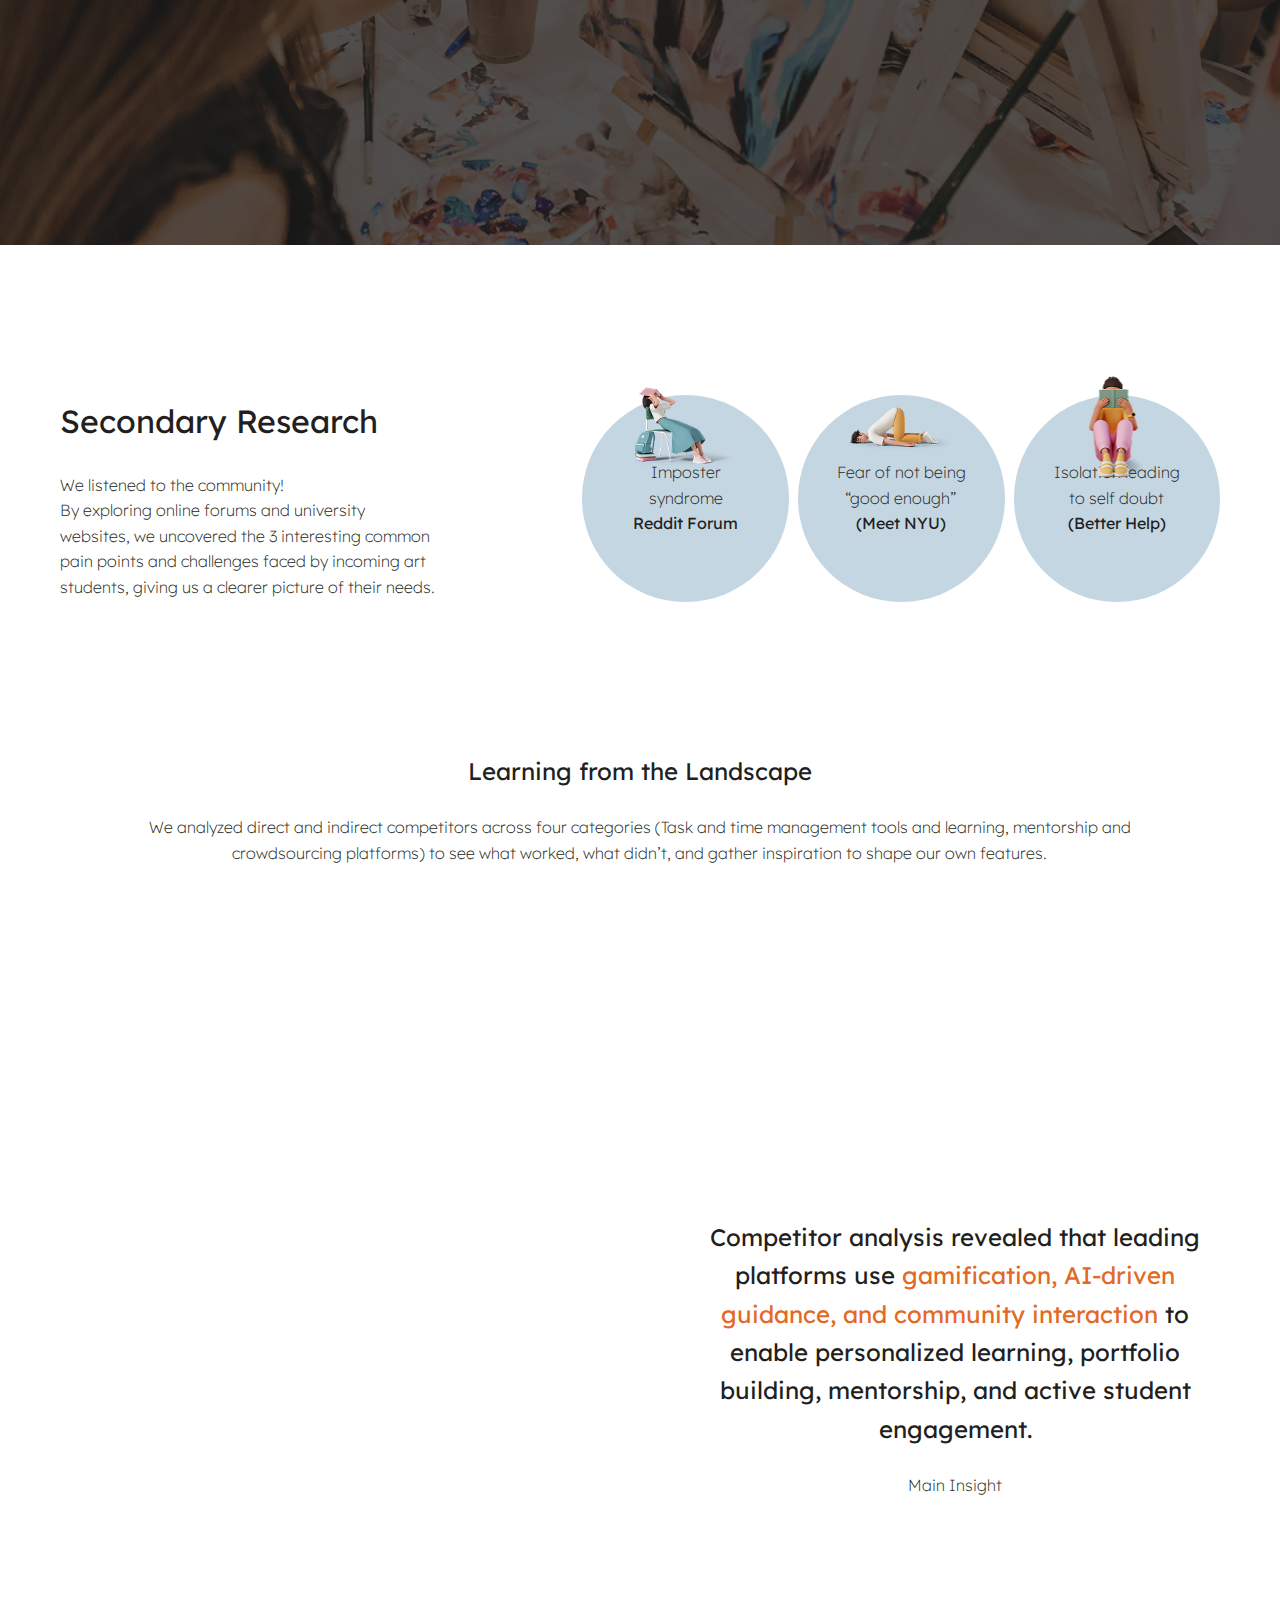
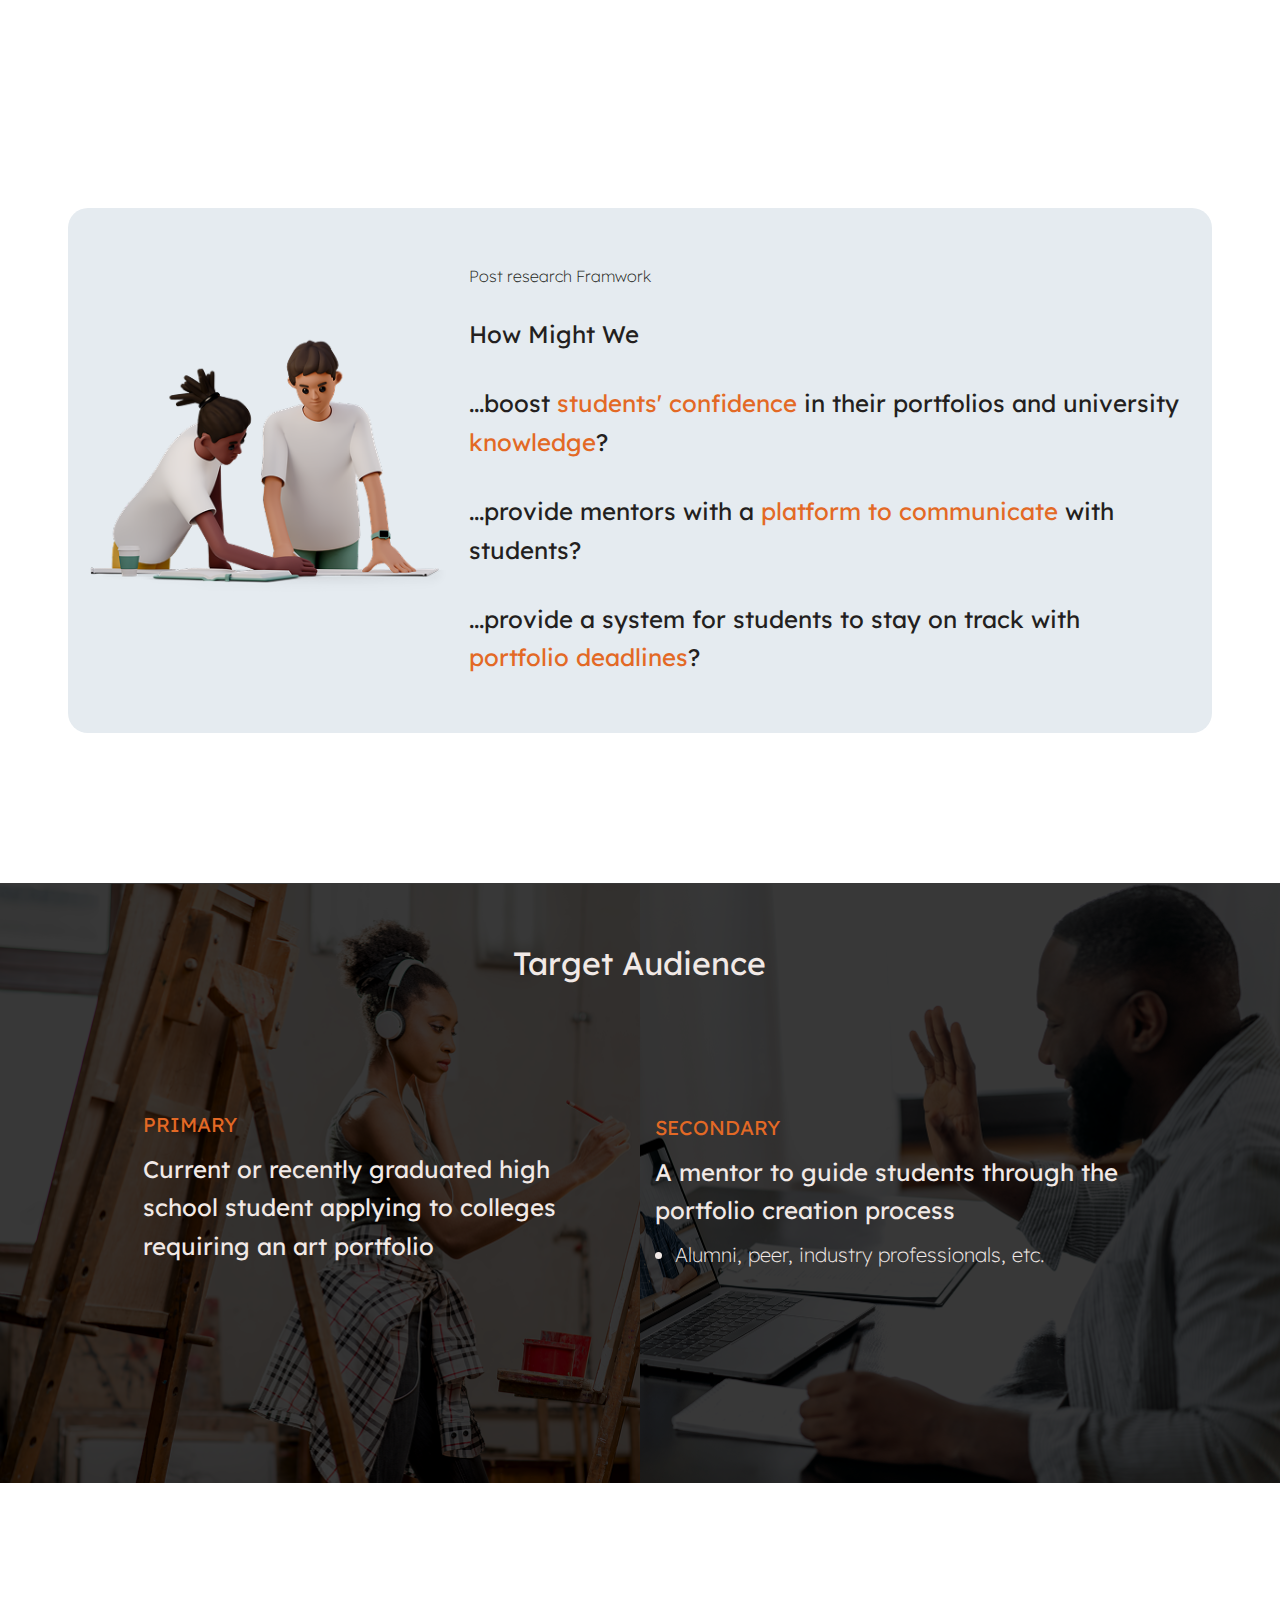
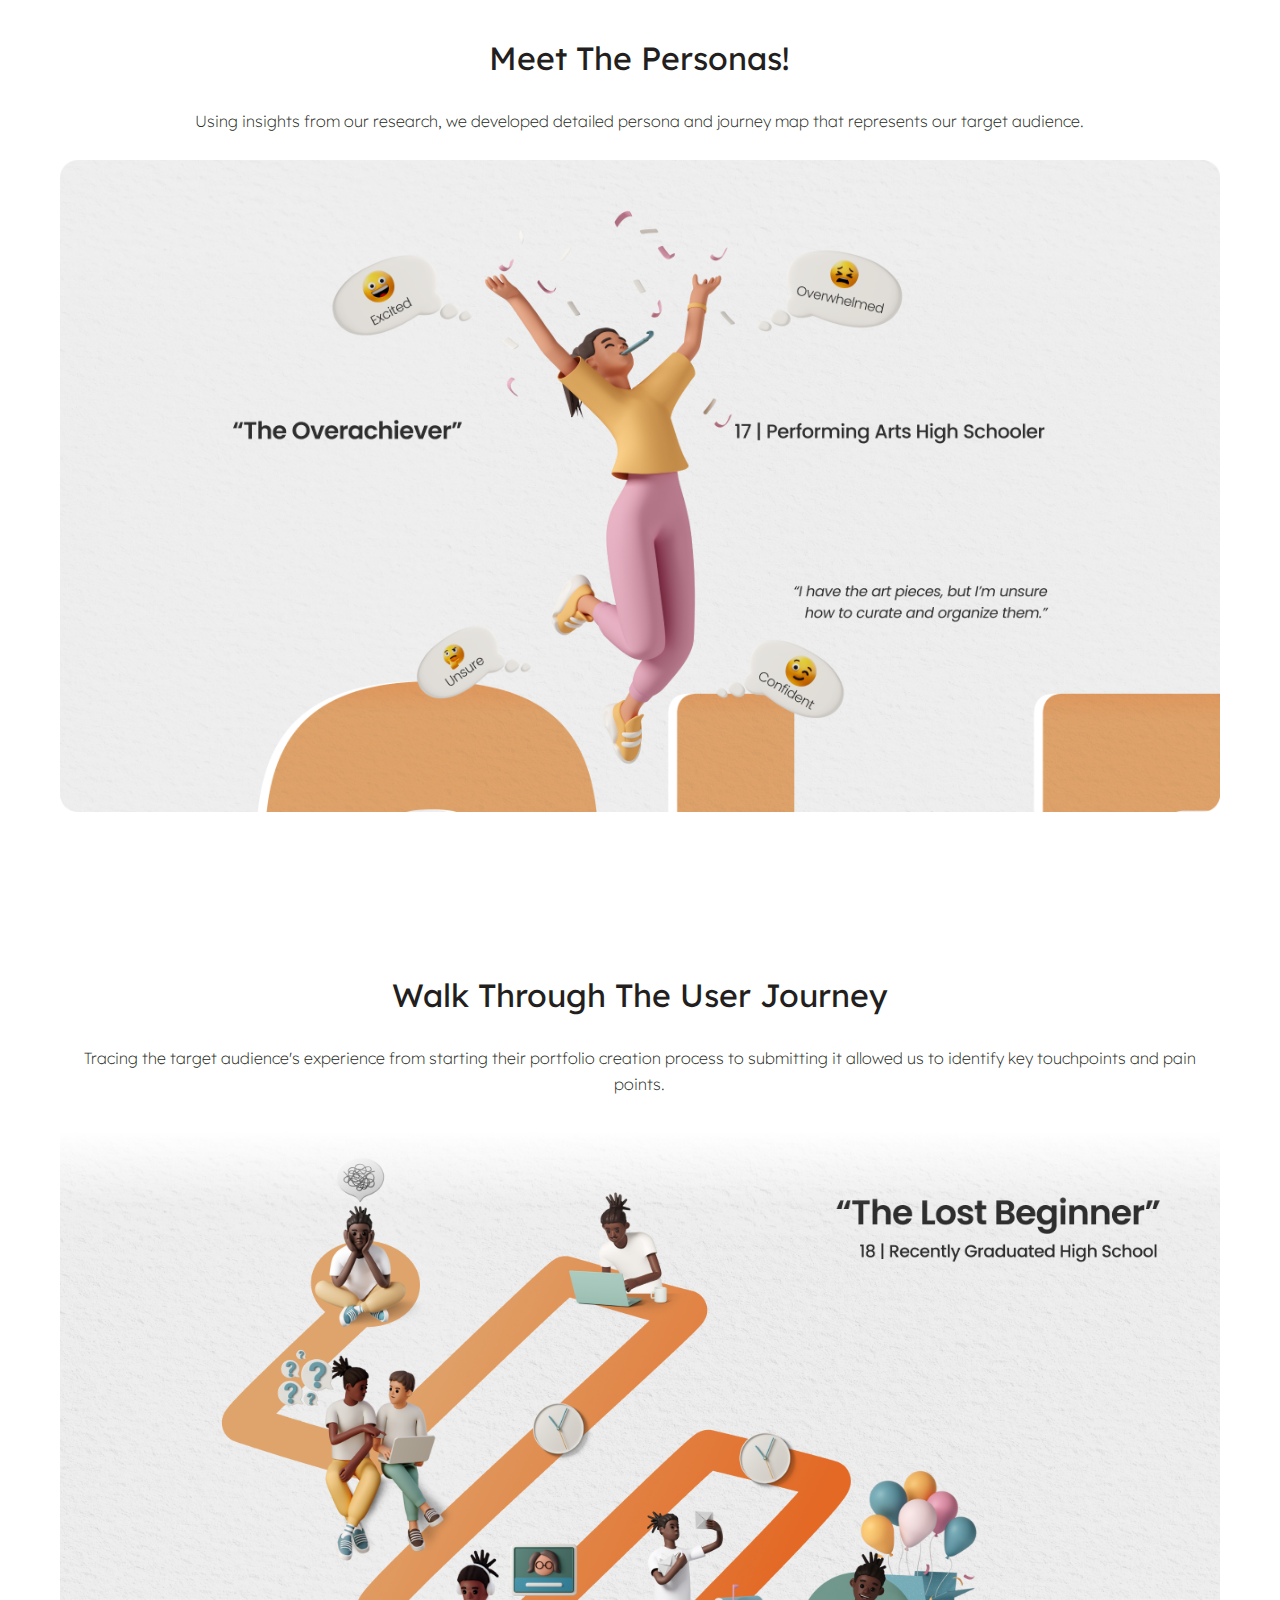
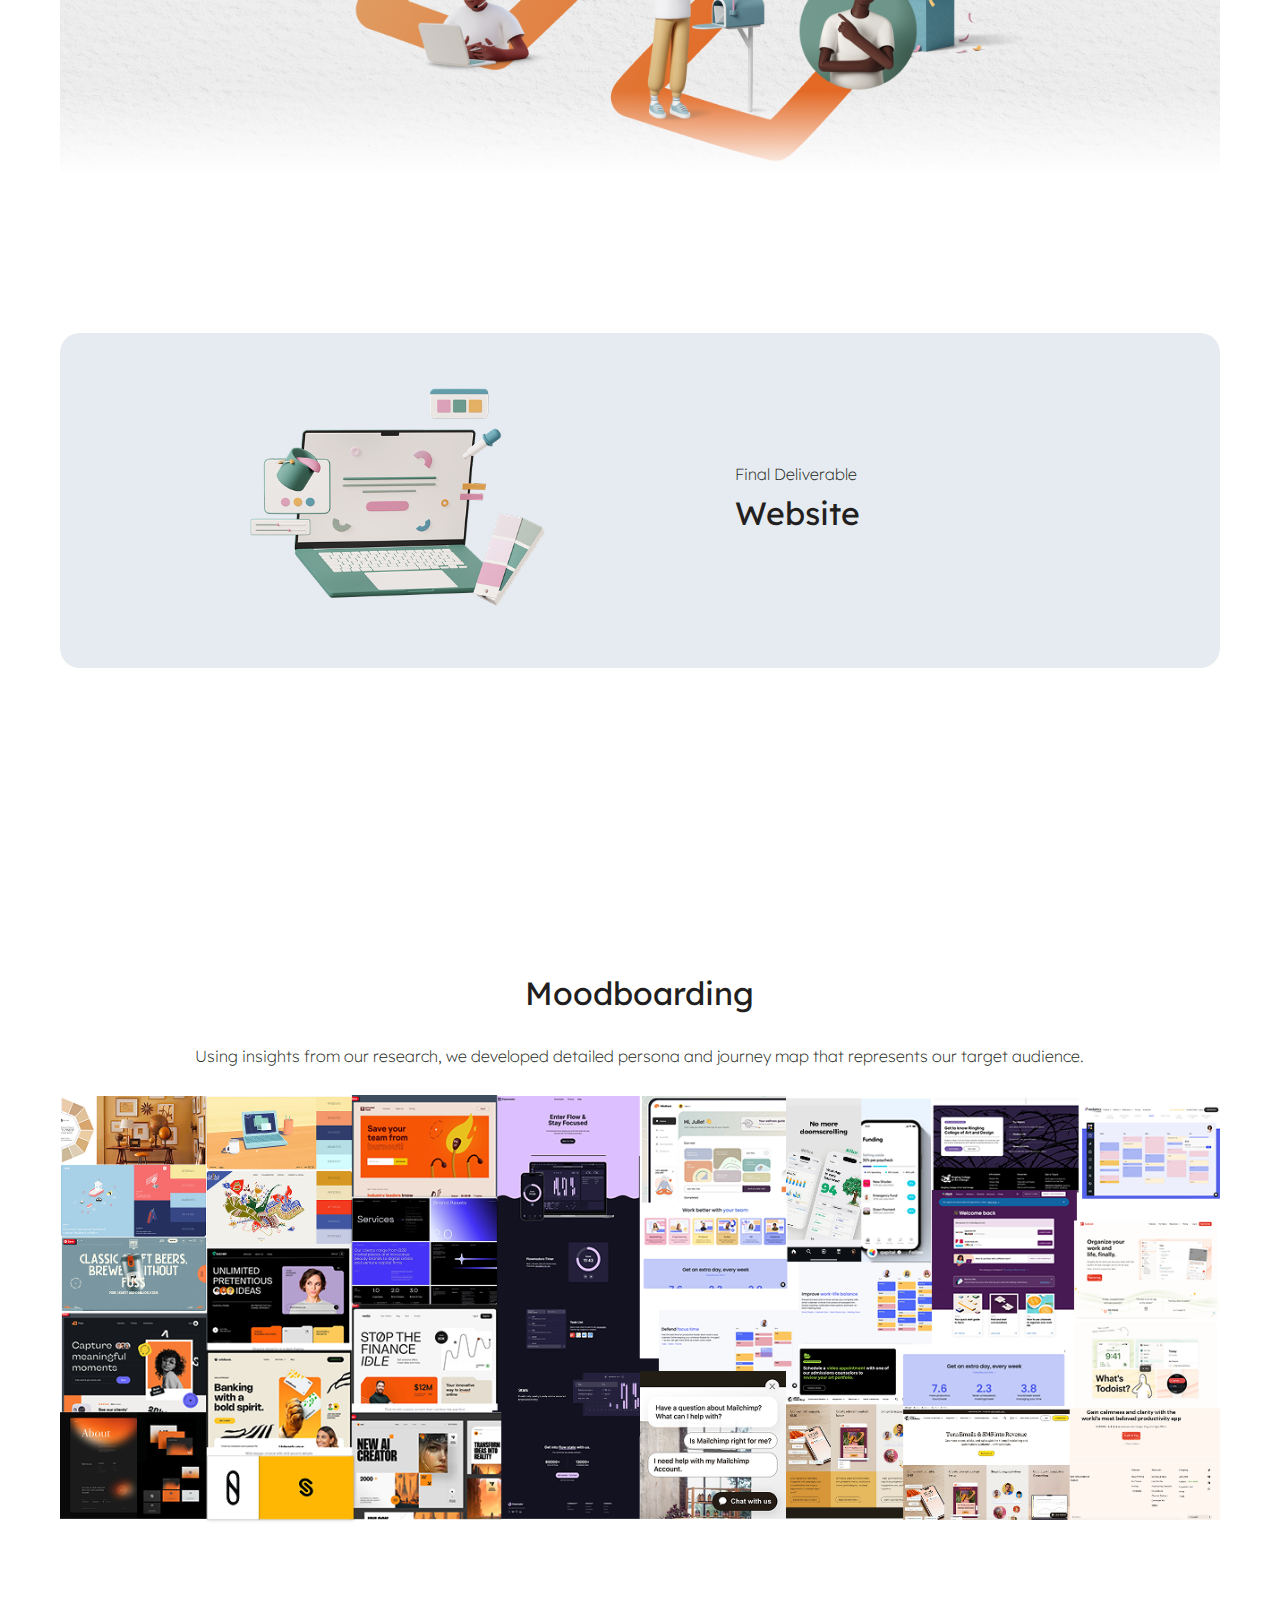
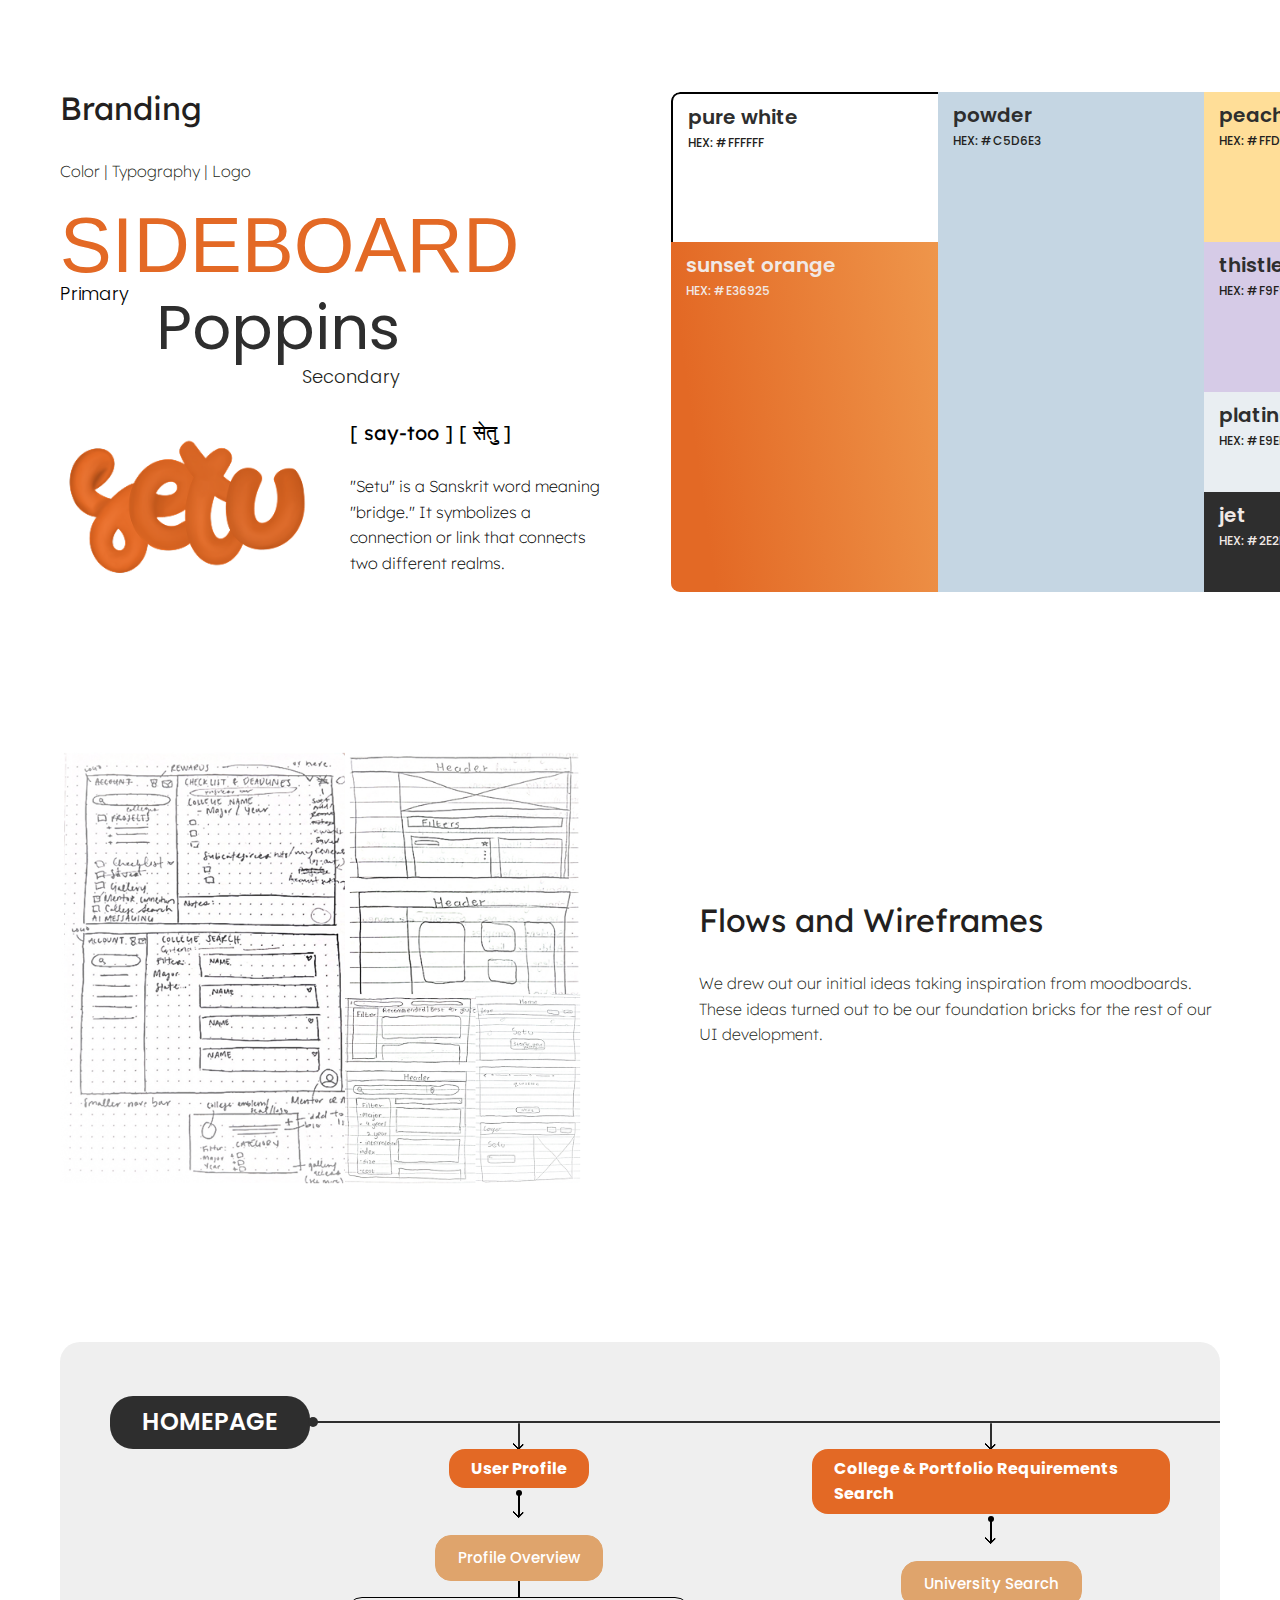
<file: setu.html>
<!DOCTYPE html>
<html lang="en">

<head>
    <meta charset="UTF-8">
    <meta name="viewport" content="width=device-width, initial-scale=1.0">
    <title>Setu | Siva Jain - Portfolio</title>
    <link rel="preconnect" href="https://fonts.googleapis.com">
    <link rel="preconnect" href="https://fonts.gstatic.com" crossorigin>
    <link href="https://fonts.googleapis.com/css2?family=Lexend:wght@100..900&display=swap" rel="stylesheet">
    <!-- Link Lexend Font Family -->
    <link href="https://fonts.googleapis.com/css2?family=Lexend:wght@100..900&display=swap" rel="stylesheet">
    <!-- Link Poppins Font Family -->
    <link
        href="https://fonts.googleapis.com/css2?family=Poppins:ital,wght@0,100;0,200;0,300;0,400;0,500;0,600;0,700;0,800;0,900;1,100;1,200;1,300;1,400;1,500;1,600;1,700;1,800;1,900&display=swap"
        rel="stylesheet">
    <link rel="stylesheet" href="assets/css/styles.css">
    <link rel="stylesheet" href="assets/css/project-detail-new.css">
    <link href="https://unpkg.com/aos@2.3.1/dist/aos.css" rel="stylesheet">
</head>

<body>
    <!-- Header section Start -->
    <header>
        <div class="container">
            <nav class="navbar">
                <button type="button" class="menu-toggle">
                    <svg xmlns="http://www.w3.org/2000/svg" width="29" height="22" viewBox="0 0 29 22" fill="none">
                        <path d="M2.0271 2H27.0793" stroke="#F1E9E6" stroke-width="2.67857" stroke-linecap="round" />
                        <path d="M2.0271 11H23.0709" stroke="#F1E9E6" stroke-width="2.45495" stroke-linecap="round" />
                        <path d="M2.0271 19.8571H27.0793" stroke="#F1E9E6" stroke-width="2.67857"
                            stroke-linecap="round" />
                    </svg>
                </button>
                <div class="menu-container">
                    <ul class="navbar-list">
                        <li class="nav-items"><a href="#" class="nav-link">Overview</a></li>
                        <li class="nav-items"><a href="#" class="nav-link">Research</a></li>
                        <li class="nav-items"><a href="#" class="nav-link">Development</a></li>
                        <li class="nav-items"><a href="#" class="nav-link">Testing</a></li>
                        <li class="nav-items"><a href="#" class="nav-link">Final Product</a></li>
                    </ul>
                </div>
            </nav>
        </div>
    </header>
    <!-- Header Section End -->

    <!-- banner-wrapper Start -->
    <section class="banner-wrapper">

    </section>
    <!-- banner-wrapper End -->

    <!-- detail-wrapper Start -->
    <section class="detail-wrapper pBlock-150">
        <div class="container">
            <div class="custom-row">
                <div class="custom-col-12">
                    <div class="detail-cover">
                        <div class="detail-section-heading">
                            <span>
                                UI/UX Design Project
                            </span>
                            <h2>
                                Setu
                            </h2>
                        </div>
                        <div class="detail-cover-content">
                            <div class="detail-cover-box">
                                <ul class="list-unstyled">
                                    <li>
                                        <div class="detail-box-content">
                                            <h3>
                                                Main Role
                                            </h3>
                                            <p>
                                                UI Design and Research Lead
                                            </p>
                                        </div>
                                    </li>
                                    <li>
                                        <div class="detail-box-content">
                                            <h3>
                                                Date
                                            </h3>
                                            <p>
                                                January 2025
                                            </p>
                                        </div>
                                    </li>
                                    <li>
                                        <div class="detail-box-content">
                                            <h3>
                                                Duration
                                            </h3>
                                            <p>
                                                10 weeks
                                            </p>
                                        </div>
                                    </li>
                                    <li>
                                        <div class="detail-box-content">
                                            <h3>
                                                Team Size
                                            </h3>
                                            <p>
                                                2
                                            </p>
                                        </div>
                                    </li>
                                </ul>
                            </div>
                        </div>
                    </div>
                </div>
            </div>
        </div>
    </section>
    <!-- detail-wrapper End -->

    <!-- portfolio-wrapper Start -->
    <section class="portfolio-wrapper">
        <div class="container">
            <div class="custom-row">
                <div class="custom-col-12">
                    <div class="custom-row">
                        <div class="custom-col">
                            <div class="portfolio-image">
                                <img src="assets/img/setu/port-1.png" alt="image" class="img-fluid">
                            </div>
                        </div>
                        <div class="customCol">
                            <div class="port-content">
                                <h3>
                                    Got just 30 seconds?
                                </h3>
                                <h4>
                                    Quickly know what we did!
                                </h4>
                                <p>
                                    We designed a platform that offers curated resources, college-specific requirements,
                                    and feedback tools to help aspiring art/design students confidently build portfolios
                                    that showcase their skills and creativity.
                                </p>
                            </div>
                        </div>
                    </div>
                </div>
                <div class="custom-col-12">
                    <div class="custom-row">
                        <div class="custom-col">
                            <div class="portfolio-image">
                                <div class="portfolio-image-box">
                                    <div class="image-box">
                                        <img src="assets/img/setu/port-2.png" alt="image" class="img-fluid">
                                    </div>
                                    <div class="image-box">
                                        <img src="assets/img/setu/port-3.png" alt="image" class="img-fluid">
                                    </div>

                                    <div class="line">
                                        <img src="assets/img/setu/line.png" alt="image" class="img-fluid">
                                    </div>
                                </div>
                            </div>
                        </div>
                        <div class="customCol">
                            <div class="port-content">
                                <h3>
                                    My Role
                                </h3>
                                <p>
                                    As the UI and Research Lead for Setu, I was involved from initial research to final
                                    execution. I played a key role in uncovering user needs and translating those
                                    insights into clear, actionable design directions.
                                </p>
                            </div>
                        </div>
                    </div>
                </div>
            </div>
        </div>
    </section>
    <!-- portfolio-wrapper End -->

    <!-- summary-wrapper Start -->
    <section class="summary-wrapper pBlock-150">
        <div class="container">
            <div class="custom-row">
                <div class="custom-col-12">
                    <div class="custom-row justify-content-center">
                        <div class="custom-col-12">
                            <div class="summary-heading">
                                <h2>
                                    Here’s a quick summary, if you are in a hurry!
                                </h2>
                            </div>
                        </div>
                        <div class="custom-col-10">
                            <div class="custom-row">
                                <div class="custom-col-6">
                                    <div class="summary-box">
                                        <div class="summary-image">
                                            <img src="assets/img/setu/summary-icon1.png" alt="image" class="img-fluid">
                                        </div>
                                        <div class="summary-content">
                                            <h3>
                                                The Problem
                                            </h3>
                                            <p>
                                                Many aspiring design and art students struggle with portfolio creation
                                                due to a lack of <span>mentorship, guidance, and structured
                                                    support</span>, leaving
                                                them feeling overwhelmed, isolated, and unprepared to meet college
                                                expectations.
                                            </p>
                                        </div>
                                    </div>
                                </div>
                                <div class="custom-col-6">

                                    <div class="summary-box">
                                        <div class="summary-image">
                                            <img src="assets/img/setu/summary-icon2.png" alt="image" class="img-fluid">
                                        </div>
                                        <div class="summary-content">
                                            <h3>
                                                The Solution
                                            </h3>
                                            <p>
                                                A platform that <span>supports aspiring art and design students</span>
                                                in portfolio
                                                creation, enabling them to navigate college requirements <span>with
                                                    confidence</span>
                                                and showcase their talents effectively.
                                            </p>
                                        </div>
                                    </div>
                                </div>
                            </div>
                        </div>
                    </div>
                </div>
                <div class="custom-col-12">
                    <div class="summary-wrapper-cover">
                        <div class="custom-row align-items-center">
                            <div class="custom-col-5">
                                <div class="summary-cover-heading">
                                    <h3>
                                        Watch this video for a quick walk through of our product!
                                    </h3>
                                    <p>
                                        In this video, we explore Setu, a thoughtfully designed platform that addresses
                                        key challenges in design portfolio development.
                                    </p>
                                </div>
                            </div>
                            <div class="custom-col-7">
                                <div class="summary-cover-image">
                                    <img src="assets/img/setu/summary-image.png" alt="image" class="img-fluid">
                                </div>
                            </div>
                        </div>
                    </div>
                </div>
                <div class="custom-col-12">
                    <div class="summary-main-heading">
                        <h2>
                            Still want to read more? Here you go!
                        </h2>
                    </div>
                </div>
            </div>
        </div>
    </section>
    <!-- summary-wrapper End -->

    <!-- context-wrapper Start -->
    <section class="contect-wrapper">
        <div class="container">
            <div class="custom-row">
                <div class="custom-col-12">
                    <h2>
                        Context
                    </h2>
                </div>
                <div class="custom-col-12">
                    <div class="custom-row align-items-center">
                        <div class="custom-col-6">
                            <div class="context-image">
                                <img src="assets/img/setu/context-image.png" alt="image" class="img-fluid">
                            </div>
                        </div>
                        <div class="custom-col-6">
                            <div class="context-content">
                                <h3>
                                    Imagine having all your creative work in one place, but struggling to make it look
                                    cohesive and professional.
                                </h3>
                                <p>
                                    That was me, lost, undervaluing my projects, and unsure how to present myself.
                                </p>
                                <p>
                                    Without proper guidance, it’s easy for talent to go unnoticed, opportunities to slip
                                    by, and your hard work to feel scattered.
                                </p>
                                <p>
                                    Many creatives face the same challenge: having amazing work but no clear way to
                                    showcase it effectively.
                                </p>
                                <h3 class="mb-0">
                                    To move beyond my personal experience, I conducted research.
                                </h3>
                            </div>
                        </div>
                    </div>
                </div>
            </div>
        </div>
    </section>
    <!-- context-wrapper End -->

    <!-- research-wrapper Start -->
    <section class="research-wrapper pBlock-150">
        <div class="container">
            <div class="custom-row">
                <div class="custom-col-12">
                    <h2>
                        Research Plan
                    </h2>
                </div>
                <div class="custom-col-12">
                    <div class="research-box">
                        <ul class="list-unstyled research-list">
                            <li>
                                <div class="research-box-container">
                                    <div class="research-box-cover">
                                        <p>
                                            Firsthand Experience
                                        </p>
                                    </div>
                                </div>
                            </li>
                            <li>
                                <div class="research-box-container">
                                    <div class="research-box-cover">
                                        <p>
                                            Survey
                                        </p>
                                    </div>
                                </div>
                            </li>
                            <li>
                                <div class="research-box-container">
                                    <div class="research-box-cover">
                                        <p>
                                            Interview
                                        </p>
                                    </div>
                                </div>
                            </li>
                            <li>
                                <div class="research-box-container">
                                    <div class="research-box-cover">
                                        <p>
                                            Secondary Research
                                        </p>
                                    </div>
                                </div>
                            </li>
                        </ul>
                        <ul class="list-unstyled research-list-content">
                            <li>
                                <div class="research-list-content-box">
                                    <h3>

                                    </h3>
                                    <p>

                                    </p>
                                </div>
                            </li>
                            <li>
                                <div class="research-list-content-box">
                                    <h3>
                                        40+
                                    </h3>
                                    <p>
                                        Responses
                                    </p>
                                </div>
                            </li>
                            <li>
                                <div class="research-list-content-box">
                                    <h3>
                                        11
                                    </h3>
                                    <p>
                                        Interviews
                                    </p>
                                </div>
                            </li>
                            <li>
                                <div class="research-list-content-box">
                                    <div class="research-list-row">
                                        <div class="research-list-col">
                                            <div class="research-col-content">
                                                <h3>
                                                    15+
                                                </h3>
                                                <p>
                                                    Articles <br> Reviewed
                                                </p>
                                            </div>
                                        </div>
                                        <div class="research-list-col">
                                            <div class="research-col-content">
                                                <h3>
                                                    10+
                                                </h3>
                                                <p>
                                                    Competitors <br> analysed
                                                </p>
                                            </div>
                                        </div>
                                    </div>
                                </div>
                            </li>
                        </ul>
                    </div>
                </div>
            </div>
        </div>
    </section>
    <!-- research-wrapper End -->

    <!-- primary-wrapper Start -->
    <section class="primary-wrapper">
        <div class="container">
            <div class="custom-row align-items-center">
                <div class="custom-col-5">
                    <h2>
                        Primary Research
                    </h2>
                    <p>
                        We conducted 11 interviews and a survey with 40+ responses with current and aspiring art/design
                        students to gain deeper insights and uncover the pain points and opportunities in building a
                        portfolio.
                    </p>
                </div>
                <div class="custom-col-7">
                    <div class="primary-content">
                        <div class="primary-graph">
                            <span>
                                63%
                            </span>
                        </div>
                        <div class="primary-graph-content">
                            <p>
                                of students feel overwhelmed when choosing artworks from a large collection.
                            </p>
                            <p>
                                <span>
                                    Insight: Uncertain about what colleges are looking for
                                </span>
                            </p>
                        </div>
                    </div>
                </div>
            </div>
        </div>
    </section>
    <!-- primary-wrapper End -->

    <!-- main-insight-wrapper Start -->
    <section class="main-insight-wrapper pBlock-150">
        <div class="container">
            <div class="custom-row justify-content-center">
                <div class="custom-col-10">

                    <div class="custom-row align-items-center">
                        <div class="custom-col-5">
                            <div class="main-insight-slider">
                                <ul class="list-unstyled">
                                    <li>
                                        <div class="insight-slider-box">
                                            <p>
                                                “There’s so little support from school or mentors, it’s hard to know if
                                                I’m
                                                doing this right”
                                            </p>
                                            <p>
                                                <span>
                                                    Lavanya Muni
                                                </span>
                                            </p>
                                        </div>
                                    </li>
                                    <li>
                                        <div class="insight-slider-box">
                                            <p>
                                                “Finding trustworthy resources on portfolio building is a nightmare.”
                                            </p>
                                            <p>
                                                <span>
                                                    Viona Batavia
                                                </span>
                                            </p>
                                        </div>
                                    </li>
                                    <li>
                                        <div class="insight-slider-box">
                                            <p>
                                                “Finding trustworthy resources on portfolio building is a nightmare.”
                                            </p>
                                            <p>
                                                <span>
                                                    Viona Batavia
                                                </span>
                                            </p>
                                        </div>
                                    </li>
                                </ul>
                            </div>
                        </div>
                        <div class="custom-col-7">
                            <div class="main-insight-heading">
                                <h2>
                                    Main Insights
                                </h2>
                                <p>
                                    From our surveys and interviews, we identified key insights, recurring patterns, and
                                    quotes
                                    that
                                    shaped our understanding of the problem and informed our initial approach.
                                </p>
                            </div>
                        </div>
                    </div>

                </div>
            </div>
        </div>
    </section>
    <!-- main-insight-wrapper End -->

    <!-- portfolio-preview-wrapper Start -->
    <section class="portfolio-preview-wrapper pBlock-150 pt-0">
        <div class="container">
            <div class="custom-row align-items-center">
                <div class="custom-col-5">
                    <h2>
                        We even chatted with portfolio reviewers to really get a sense of the problem.
                    </h2>
                    <p>
                        To gain a clear view of the problem space, we spoke with portfolio reviewers at SCAD to
                        understand the common issues and hurdles students encounter during portfolio submissions.
                    </p>
                </div>
                <div class="custom-col-7">
                    <div class="portfolio-preview-list">
                        <ul class="list-unstyled">
                            <li>
                                <div class="portfolio-box">
                                    <span class="portfolio-icon">
                                        <svg xmlns="http://www.w3.org/2000/svg" width="33" height="35"
                                            viewBox="0 0 33 35" fill="none">
                                            <path
                                                d="M16.6759 8.24446L21.8121 3.24587C25.8719 0.260946 34.5711 3.91019 30.3919 11.3128L21.0957 21.2761C19.1852 23.0672 12.6179 23.4255 11.4238 19.3656"
                                                stroke="#E36925" stroke-width="2.5" />
                                            <path
                                                d="M16.4954 27.555L11.2943 32.426C7.23457 35.4109 -1.58165 31.7099 2.59753 24.3073L12.0108 14.3957C13.9213 12.6046 20.4886 12.2464 21.6826 16.3062"
                                                stroke="#E36925" stroke-width="2.5" />
                                        </svg>
                                    </span>
                                    <p>
                                        Lack of cohesiveness
                                    </p>
                                </div>
                            </li>
                            <li>
                                <div class="portfolio-box">
                                    <span class="portfolio-icon">
                                        <svg xmlns="http://www.w3.org/2000/svg" width="45" height="43"
                                            viewBox="0 0 45 43" fill="none">
                                            <path
                                                d="M7.28259 24.3532C4.07604 16.1552 10.9743 5.79431 19.7747 5.59054C28.7153 5.38352 33.7987 15.4551 32.9037 24.3532C32.029 33.0485 22.6994 46.6883 16.9824 40.0786C12.5813 34.9903 16.1685 28.7588 19.7747 23.0795C23.9271 16.54 33.4644 19.9195 36.8228 12.9388C42.2968 1.5605 4.49023 12.9388 4.49023 12.9388"
                                                stroke="#E36925" stroke-width="2" />
                                            <path
                                                d="M17.0313 33.2206C17.0313 33.2206 -0.293583 13.5132 7.62571 7.30563C16.0901 0.670758 16.8462 23.8229 27.2212 26.6562C32.7947 28.1782 37.3702 23.2211 42.0158 26.6562C48.8319 31.6963 30.4224 37.7294 22.2243 35.5721C9.62487 32.2566 34.9512 4.99778 22.2243 2.21081C12.5415 0.0904313 3.29931 7.23989 1.6001 17.0054C-0.825216 30.9438 41.6694 9.92944 37.2639 23.3739C33.2412 35.65 -3.03629 38.023 4.44144 27.489C5.39154 26.1505 7.1846 24.3046 7.1846 24.3046"
                                                stroke="#E36925" stroke-width="2" />
                                        </svg>
                                    </span>
                                    <p>
                                        Unclear submissions
                                    </p>
                                </div>
                            </li>
                            <li>
                                <div class="portfolio-box">
                                    <span class="portfolio-icon">
                                        <svg xmlns="http://www.w3.org/2000/svg" width="41" height="41"
                                            viewBox="0 0 41 41" fill="none">
                                            <path
                                                d="M1.5 29.1761L10.7554 22.2717L0.14836 17.7085L1.5 29.1761ZM15.3082 12.5076L15.222 13.5039L15.3082 12.5076ZM26.8479 29.1761L26.8848 30.1754L26.8479 29.1761ZM37.5 12.5076L29.0888 20.4187L40.1456 23.7475L37.5 12.5076ZM5.05641 20.9094L5.93262 21.3913C7.11175 19.2475 8.53348 17.1577 10.1441 15.6607C11.7552 14.1631 13.4506 13.3507 15.222 13.5039L15.3082 12.5076L15.3944 11.5113C12.8429 11.2906 10.6151 12.4923 8.78244 14.1958C6.94925 15.8997 5.40657 18.1978 4.18021 20.4274L5.05641 20.9094ZM15.3082 12.5076L15.222 13.5039C16.7502 13.6361 17.7081 14.4837 18.4374 15.899C19.1989 17.3767 19.6287 19.3234 20.0926 21.423C20.5382 23.4397 21.0205 25.6285 21.9435 27.2789C22.4162 28.1241 23.0318 28.8825 23.8663 29.4148C24.7118 29.9541 25.7155 30.2186 26.8848 30.1754L26.8479 29.1761L26.8111 28.1768C26.0025 28.2066 25.4086 28.0263 24.9418 27.7286C24.4642 27.4239 24.0529 26.9532 23.6891 26.3027C22.9391 24.9618 22.5099 23.0931 22.0455 20.9915C21.5994 18.9727 21.1208 16.7402 20.2153 14.9829C19.2776 13.1632 17.8101 11.7203 15.3944 11.5113L15.3082 12.5076ZM26.8479 29.1761L26.8848 30.1754C29.1223 30.0928 30.9468 28.8777 32.3858 27.2648C33.8223 25.6546 34.9531 23.5656 35.8254 21.5178L34.9054 21.1259L33.9853 20.734C33.154 22.6857 32.1251 24.5527 30.8934 25.9333C29.6642 27.3111 28.3117 28.1214 26.8111 28.1768L26.8479 29.1761Z"
                                                fill="#E36925" />
                                            <path
                                                d="M27.8441 38.832L20.9397 29.5766L16.3764 40.1837L27.8441 38.832ZM11.1756 25.0238L12.1719 25.11L11.1756 25.0238ZM27.8441 13.4841L28.8434 13.4472L27.8441 13.4841ZM11.1756 2.83203L19.0866 11.2432L22.4154 0.186447L11.1756 2.83203ZM19.5774 35.2756L20.0593 34.3994C17.9155 33.2203 15.8257 31.7985 14.3287 30.188C12.8311 28.5768 12.0186 26.8815 12.1719 25.11L11.1756 25.0238L10.1793 24.9376C9.95861 27.4891 11.1603 29.7169 12.8638 31.5496C14.5677 33.3828 16.8658 34.9255 19.0954 36.1518L19.5774 35.2756ZM11.1756 25.0238L12.1719 25.11C12.304 23.5819 13.1517 22.6239 14.567 21.8946C16.0446 21.1332 17.9914 20.7033 20.0909 20.2394C22.1077 19.7938 24.2965 19.3116 25.9469 18.3885C26.7921 17.9159 27.5505 17.3003 28.0828 16.4657C28.6221 15.6203 28.8866 14.6165 28.8434 13.4472L27.8441 13.4841L26.8447 13.521C26.8746 14.3296 26.6943 14.9235 26.3966 15.3902C26.0919 15.8679 25.6212 16.2792 24.9707 16.643C23.6297 17.3929 21.7611 17.8221 19.6594 18.2865C17.6407 18.7326 15.4081 19.2112 13.6509 20.1168C11.8312 21.0544 10.3882 22.5219 10.1793 24.9376L11.1756 25.0238ZM27.8441 13.4841L28.8434 13.4472C28.7608 11.2097 27.5457 9.38527 25.9327 7.94624C24.3226 6.50972 22.2335 5.37896 20.1858 4.50667L19.7939 5.42668L19.402 6.34669C21.3537 7.17805 23.2207 8.20691 24.6013 9.43863C25.979 10.6678 26.7893 12.0203 26.8447 13.521L27.8441 13.4841Z"
                                                fill="#E36925" />
                                        </svg>
                                    </span>
                                    <p>
                                        Unfocused work
                                    </p>
                                </div>
                            </li>
                            <li>
                                <div class="portfolio-box">
                                    <span class="portfolio-icon">
                                        <svg xmlns="http://www.w3.org/2000/svg" width="25" height="37"
                                            viewBox="0 0 25 37" fill="none">
                                            <path
                                                d="M1.5 7.15619C6.1235 2.07033 20.2785 -2.34048 23.1593 7.15619C26.0401 16.6529 9.73695 16.2469 8.54195 26.1484V30.3095"
                                                stroke="#E36925" stroke-width="2" stroke-linecap="round" />
                                            <circle cx="8.50181" cy="34.4955" r="1" fill="#E36925" stroke="#E36925"
                                                stroke-width="1.20089" />
                                        </svg>
                                    </span>
                                    <p>
                                        Misread requirements
                                    </p>
                                </div>
                            </li>
                        </ul>
                    </div>
                </div>
            </div>
        </div>
    </section>
    <!-- portfolio-preview-wrapper End -->

    <!-- key-wrapper Start -->
    <section class="key-wrapper">
        <div class="container h-100">
            <div class="custom-row justify-content-center h-100 align-items-center">
                <div class="custom-col-5 text-center">
                    <p>
                        Key Takeaway
                    </p>
                    <h2>
                        Key struggles for aspiring art students include lack of guidance, managing time, meeting
                        university requirements, organizing work, and finding inspiration.
                    </h2>
                </div>
            </div>
        </div>
    </section>
    <!-- key-wrapper End -->

    <!-- secondry-research-wrapper Start -->
    <section class="secondry-research-wrapper pBlock-150">
        <div class="container">
            <div class="custom-row align-items-center">
                <div class="custom-col-5">
                    <h2>
                        Secondary Research
                    </h2>
                    <p>
                        We listened to the community! <br>
                        By exploring online forums and university websites, we uncovered the 3 interesting common pain
                        points and challenges faced by incoming art students, giving us a clearer picture of their
                        needs.
                    </p>
                </div>
                <div class="custom-col-7">
                    <div class="secondry-research-list">
                        <ul class="list-unstyled">
                            <li>
                                <div class="secondry-research-box">
                                    <div class="secondry-research-image">
                                        <img src="assets/img/setu/secondry-research-1.png" alt="image"
                                            class="img-fluid">
                                    </div>
                                    <div class="secondry-research-content">
                                        <p>
                                            Imposter <br> syndrome
                                        </p>
                                        <p>
                                            <span>
                                                Reddit Forum
                                            </span>
                                        </p>
                                    </div>
                                </div>
                            </li>
                            <li>
                                <div class="secondry-research-box">
                                    <div class="secondry-research-image">
                                        <img src="assets/img/setu/secondry-research-2.png" alt="image"
                                            class="img-fluid">
                                    </div>
                                    <div class="secondry-research-content">
                                        <p>
                                            Fear of not being <br> “good enough”
                                        </p>
                                        <p>
                                            <span>
                                                (Meet NYU)
                                            </span>
                                        </p>
                                    </div>
                                </div>
                            </li>
                            <li>
                                <div class="secondry-research-box">
                                    <div class="secondry-research-image">
                                        <img src="assets/img/setu/secondry-research-3.png" alt="image"
                                            class="img-fluid">
                                    </div>
                                    <div class="secondry-research-content">
                                        <p>
                                            Isolation leading <br> to self doubt
                                        </p>
                                        <p>
                                            <span>
                                                (Better Help)
                                            </span>
                                        </p>
                                    </div>
                                </div>
                            </li>
                        </ul>
                    </div>
                </div>
            </div>
        </div>
    </section>
    <!-- secondry-research-wrapper End -->

    <!-- landscope-wrapper Start -->
    <section class="landscope-wrapper">
        <div class="container">
            <div class="custom-row justify-content-center">
                <div class="custom-col-10 text-center">
                    <h2>
                        Learning from the Landscape
                    </h2>
                    <p>
                        We analyzed direct and indirect competitors across four categories (Task and time management
                        tools and learning, mentorship and crowdsourcing platforms) to see what worked, what didn’t, and
                        gather inspiration to shape our own features.
                    </p>
                </div>
                <div class="custom-col-12">
                    <div class="custom-row align-items-center">
                        <div class="custom-col-6">
                            <div class="landscope-cover">
                                <ul class="list-unstyled">
                                    <li>
                                        <div class="landscope-image">
                                            <img src="assets/img/setu/landscope1.png" alt="image" class="img-fluid">
                                        </div>
                                    </li>
                                    <li>
                                        <div class="landscope-image">
                                            <img src="assets/img/setu/landscope2.png" alt="image" class="img-fluid">
                                        </div>
                                    </li>
                                    <li>
                                        <div class="landscope-image">
                                            <img src="assets/img/setu/landscope3.png" alt="image" class="img-fluid">
                                        </div>
                                    </li>
                                    <li>
                                        <div class="landscope-image">
                                            <img src="assets/img/setu/landscope4.png" alt="image" class="img-fluid">
                                        </div>
                                    </li>
                                    <li>
                                        <div class="landscope-image">
                                            <img src="assets/img/setu/landscope5.png" alt="image" class="img-fluid">
                                        </div>
                                    </li>
                                    <li>
                                        <div class="landscope-image">
                                            <img src="assets/img/setu/landscope6.png" alt="image" class="img-fluid">
                                        </div>
                                    </li>
                                    <li>
                                        <div class="landscope-image">
                                            <img src="assets/img/setu/landscope7.png" alt="image" class="img-fluid">
                                        </div>
                                    </li>
                                    <li>
                                        <div class="landscope-image">
                                            <img src="assets/img/setu/landscope8.png" alt="image" class="img-fluid">
                                        </div>
                                    </li>
                                    <li>
                                        <div class="landscope-image">
                                            <img src="assets/img/setu/landscope9.png" alt="image" class="img-fluid">
                                        </div>
                                    </li>
                                    <li>
                                        <div class="landscope-image">
                                            <img src="assets/img/setu/landscope10.png" alt="image" class="img-fluid">
                                        </div>
                                    </li>
                                </ul>
                            </div>
                        </div>
                        <div class="custom-col-6 text-center">
                            <h3>
                                Competitor analysis revealed that leading platforms use <span>gamification, AI-driven
                                    guidance, and community interaction</span> to enable personalized learning,
                                portfolio building,
                                mentorship, and active student engagement.
                            </h3>
                            <p>
                                Main Insight
                            </p>
                        </div>
                    </div>
                </div>
            </div>
        </div>
    </section>
    <!-- landscope-wrapper End -->

    <!-- post-research-wrapper Start -->
    <section class="post-research-wrapper mb-150">
        <div class="container">
            <div class="custom-row">
                <div class="custom-col-12">
                    <div class="post-research-wrapper-cover">
                        <div class="custom-row align-items-center">
                            <div class="custom-col-4">
                                <div class="post-research-image">
                                    <img src="assets/img/setu/post-research-image.png" alt="image" class="img-fluid">
                                </div>
                            </div>
                            <div class="custom-col-8">
                                <p>
                                    Post research Framwork
                                </p>
                                <h2>
                                    How Might We
                                </h2>
                                <h3>
                                    ...boost <span>students' confidence</span> in their portfolios and university
                                    <span>knowledge</span>?
                                </h3>
                                <h3>
                                    ...provide mentors with a <span>platform to communicate</span> with students?
                                </h3>
                                <h3>
                                    ...provide a system for students to stay on track with <span>portfolio
                                        deadlines</span>?
                                </h3>
                            </div>
                        </div>
                    </div>
                </div>
            </div>
        </div>
    </section>
    <!-- post-research-wrapper End -->

    <!-- target-wrapper Start -->
    <section class="target-wrapper pBlock-55">
        <div class="container">
            <div class="custom-row justify-content-center">
                <div class="custom-col-12 text-center">
                    <h2>
                        Target Audience
                    </h2>
                </div>
                <div class="custom-col-10">
                    <div class="custom-row align-items-center">
                        <div class="custom-col-6">
                            <p>
                                PRIMARY
                            </p>
                            <h3>
                                Current or recently graduated high school student applying to colleges requiring an art
                                portfolio
                            </h3>
                        </div>
                        <div class="custom-col-6">
                            <p>
                                SECONDARY
                            </p>
                            <h3>
                                A mentor to guide students through the portfolio creation process
                            </h3>
                            <ul class="mb-0">
                                <li>
                                    Alumni, peer, industry professionals, etc.
                                </li>
                            </ul>
                        </div>
                    </div>
                </div>
            </div>
        </div>
    </section>
    <!-- target-wrapper End -->

    <!-- meet-wrapper Start -->
    <section class="meet-wrapper pBlock-150">
        <div class="container">
            <div class="custom-row">
                <div class="custom-col-12 text-center">
                    <h2>
                        Meet The Personas!
                    </h2>
                    <p>
                        Using insights from our research, we developed detailed persona and journey map that represents
                        our target audience.
                    </p>
                </div>
                <div class="custom-col-12">
                    <div class="meet-image">
                        <img src="assets/img/setu/meet-image.png" alt="images" class="img-fluid">
                    </div>
                </div>
            </div>
        </div>
    </section>
    <!-- meet-wrapper End -->

    <!-- walk-wrapper Start -->
    <section class="walk-wrapper meet-wrapper">
        <div class="container">
            <div class="custom-row">
                <div class="custom-col-12 text-center">
                    <h2>
                        Walk Through The User Journey
                    </h2>
                    <p>
                        Tracing the target audience's experience from starting their portfolio creation process to
                        submitting it allowed us to identify key touchpoints and pain points.
                    </p>
                </div>
                <div class="custom-col-12">
                    <div class="meet-image">
                        <img src="assets/img/setu/walk-image.png" alt="images" class="img-fluid">
                    </div>
                </div>
            </div>
        </div>
    </section>
    <!-- walk-wrapper End -->

    <!-- deliverable-wrapper Start -->
    <section class="deliverable-wrapper pBlock-150">
        <div class="container">
            <div class="custom-row">
                <div class="custom-col-12">
                    <div class="deliverable-cover">
                        <div class="custom-row justify-content-center">
                            <div class="custom-col-7">
                                <div class="custom-row align-items-center">
                                    <div class="custom-col-6">
                                        <div class="deliverable-image">
                                            <img src="assets/img/setu/deliverable-image.png" alt="image"
                                                class="img-fluid">
                                        </div>
                                    </div>
                                    <div class="custom-col-6">
                                        <p>
                                            Final Deliverable
                                        </p>
                                        <h2>
                                            Website
                                        </h2>
                                    </div>
                                </div>
                            </div>
                        </div>
                    </div>
                </div>
            </div>
        </div>
    </section>
    <!-- deliverable-wrapper End -->

    <!-- moodboarding-wrapper Start -->
    <section class="meet-wrapper pBlock-150">
        <div class="container">
            <div class="custom-row">
                <div class="custom-col-12 text-center">
                    <h2>
                        Moodboarding
                    </h2>
                    <p>
                        Using insights from our research, we developed detailed persona and journey map that represents
                        our target audience.
                    </p>
                </div>
                <div class="custom-col-12">
                    <div class="meet-image">
                        <img src="assets/img/setu/Moodboarding.png" alt="images" class="img-fluid">
                    </div>
                </div>
            </div>
        </div>
    </section>
    <!-- moodboarding-wrapper End -->

    <!-- branding-wrapper Start -->
    <section class="branding-wrapper">
        <div class="container">
            <div class="custom-row align-items-center">
                <div class="custom-col-6">
                    <div class="branding-cover">
                        <div class="branding-heading">
                            <h2>
                                Branding
                            </h2>
                            <p>
                                Color | Typography | Logo
                            </p>
                            <div class="brand-subheading">
                                <h3>
                                    SIDEBOARD
                                </h3>
                                <span>
                                    Primary
                                </span>
                            </div>
                            <div class="brand-sub-heading">
                                <h4>
                                    Poppins
                                </h4>
                                <span>Secondary</span>
                            </div>
                            <div class="brand-setu">
                                <div class="custom-row align-items-center">
                                    <div class="custom-col-6">
                                        <div class="setu-image">
                                            <img src="assets/img/setu/setu-image.png" alt="image" class="img-fluid">
                                        </div>
                                    </div>
                                    <div class="custom-col-6">
                                        <h5>
                                            [ say-too ] [ सेतु ]
                                        </h5>
                                        <p>
                                            "Setu" is a Sanskrit word meaning "bridge." It symbolizes a connection or
                                            link that connects two different realms.
                                        </p>
                                    </div>
                                </div>
                            </div>
                        </div>
                    </div>
                </div>
                <div class="custom-col-6">
                    <div class="branding-box-row">
                        <div class="branding-col">
                            <h2>
                                pure white
                            </h2>
                            <p>
                                HEX: #FFFFFF
                            </p>
                        </div>
                        <div class="branding-col">
                            <h2>
                                sunset orange
                            </h2>
                            <p>
                                HEX: #E36925
                            </p>
                        </div>
                        <div class="branding-col">
                            <h2>
                                powder
                            </h2>
                            <p>
                                HEX: #C5D6E3
                            </p>
                        </div>
                        <div class="branding-col">
                            <h2>
                                peach yellow
                            </h2>
                            <p>
                                HEX: #FFDE98
                            </p>
                        </div>
                        <div class="branding-col">
                            <h2>
                                thistle
                            </h2>
                            <p>
                                HEX: #F9F9F6
                            </p>
                        </div>
                        <div class="branding-col">
                            <h2>
                                platinum
                            </h2>
                            <p>
                                HEX: #E9EEF2
                            </p>
                        </div>
                        <div class="branding-col">
                            <h2>
                                jet
                            </h2>
                            <p>
                                HEX: #2E2E2E
                            </p>
                        </div>
                    </div>
                </div>
            </div>
        </div>
    </section>
    <!-- branding-wrapper End -->

    <!-- flow-wrapper Start -->
    <section class="flow-wrapper pBlock-150">
        <div class="container">
            <div class="custom-row align-items-center">
                <div class="custom-col-6">
                    <div class="flow-image">
                        <img src="assets/img/setu/flow-image.png" alt="image" class="img-fluid">
                    </div>
                </div>
                <div class="custom-col-6">
                    <h2>
                        Flows and Wireframes
                    </h2>
                    <p>
                        We drew out our initial ideas taking inspiration from moodboards. These ideas turned out to be
                        our foundation bricks for the rest of our UI development.
                    </p>
                </div>
            </div>
        </div>
    </section>
    <!-- flow-wrapper End -->

    <!-- home-wrapper Start -->
    <section class="home-wrapper">
        <div class="container">
            <div class="custom-row">
                <div class="custom-col-12">
                    <div class="home-wrapper-cover">
                        <div class="home-cover-heading">
                            <h2>
                                homepage
                            </h2>
                        </div>
                        <div class="home-cover-content">
                            <div class="home-cover-container">
                                <div class="home-cover-row">
                                    <div class="home-cover-col">
                                        <div class="home-cover-col-content">
                                            <span class="home-arrow">

                                            </span>
                                            <h3>
                                                User Profile

                                                <span class="heading-arrow">

                                                </span>
                                            </h3>
                                            <ul class="list-unstyled">
                                                <li class="fade">
                                                    <div class="home-cover-box">
                                                        <p>
                                                            Profile Overview
                                                        </p>
                                                    </div>
                                                </li>
                                                <li>
                                                    <div class="home-cover-box">
                                                        <p>
                                                            View personal details (name, art field, progress, entry
                                                            level)
                                                        </p>
                                                    </div>
                                                </li>
                                                <li class="fade">
                                                    <div class="home-cover-box">
                                                        <p>
                                                            Mentor & Feedback History
                                                        </p>
                                                    </div>
                                                </li>
                                                <li>
                                                    <div class="home-cover-box">
                                                        <p>
                                                            Keep track of mentor sessions and received feedback
                                                        </p>
                                                    </div>
                                                </li>
                                                <li class="fade">
                                                    <div class="home-cover-box">
                                                        <p>
                                                            Reward & Progress
                                                        </p>
                                                    </div>
                                                </li>
                                                <li>
                                                    <div class="home-cover-box">
                                                        <p>
                                                            Display collected rewards and task completion
                                                        </p>
                                                    </div>
                                                </li>
                                                <li class="fade">
                                                    <div class="home-cover-box">
                                                        <p>
                                                            Questions to Tailor Experience
                                                        </p>
                                                    </div>
                                                </li>
                                                <li>
                                                    <div class="home-cover-box">
                                                        <p>
                                                            Art Field Selection
                                                        </p>
                                                    </div>
                                                </li>
                                                <li>
                                                    <div class="home-cover-box">
                                                        <p>
                                                            Portfolio Experience Level
                                                        </p>
                                                    </div>
                                                </li>
                                                <li>
                                                    <div class="home-cover-box">
                                                        <p>
                                                            Personal Preferences (e.g., preferred style or focus area)
                                                        </p>
                                                    </div>
                                                </li>
                                            </ul>
                                        </div>
                                    </div>
                                    <div class="home-cover-col">
                                        <div class="home-cover-col-content">
                                            <span class="home-arrow">

                                            </span>
                                            <h3>
                                                College & Portfolio Requirements Search

                                                <span class="heading-arrow">

                                                </span>
                                            </h3>
                                            <ul class="list-unstyled">
                                                <li class="fade">
                                                    <div class="home-cover-box">
                                                        <p>
                                                            University Search
                                                        </p>
                                                    </div>
                                                </li>
                                                <li>
                                                    <div class="home-cover-box">
                                                        <p>
                                                            List of universities offering art programs (filter by
                                                            location, major, etc.)
                                                        </p>
                                                    </div>
                                                </li>
                                                <li class="fade">
                                                    <div class="home-cover-box">
                                                        <p>
                                                            Portfolio Criteria
                                                        </p>
                                                    </div>
                                                </li>
                                                <li>
                                                    <div class="home-cover-box">
                                                        <p>
                                                            Each university page includes portfolio submission
                                                            requirements and guidelines
                                                        </p>
                                                    </div>
                                                </li>
                                                <li>
                                                    <div class="home-cover-box">
                                                        <p>
                                                            Display relevant requirements for the user’s chosen major
                                                        </p>
                                                    </div>
                                                </li>
                                                <li class="fade">
                                                    <div class="home-cover-box">
                                                        <p>
                                                            Suggestions
                                                        </p>
                                                    </div>
                                                </li>
                                                <li>
                                                    <div class="home-cover-box">
                                                        <p>
                                                            Based on the art field, recommend universities that align
                                                            with the user’s career path
                                                        </p>
                                                    </div>
                                                </li>
                                            </ul>
                                        </div>
                                    </div>
                                </div>
                            </div>
                        </div>
                    </div>
                </div>
            </div>
        </div>
    </section>
    <!-- home-wrapper End -->

    <!-- wireframe-wrapper Start -->
    <section class="wireframe-wrapper pBlock-150">
        <div class="container">
            <div class="custom-row">
                <div class="custom-col-12">
                    <div class="wireframe-image">
                        <img src="assets/img/setu/Wireframes.png" alt="image" class="img-fluid">
                    </div>
                </div>
            </div>
        </div>
    </section>
    <!-- wireframe-wrapper End -->

    <!-- user-testing-wrapper Start -->
    <section class="user-testing-wrapper">
        <div class="container">
            <div class="custom-row">
                <div class="custom-col-12">
                    <div class="user-testing-cover">
                        <div class="user-testing-heading">
                            <h2>
                                User Testing
                            </h2>
                            <p>
                                11 testers
                            </p>
                        </div>
                        <div class="user-testing-content-col">
                            <div class="user-testing-content">
                                <div class="user-testing-row">
                                    <div class="user-testing-col">
                                        <div class="user-testing-col-content">
                                            <h3>
                                                Exploratory Testing
                                            </h3>
                                            <p>
                                                Done with low fidelity wireframes to discover problems, user needs, and
                                                expectations.
                                            </p>
                                        </div>
                                    </div>
                                    <div class="user-testing-col">
                                        <div class="user-testing-col-content">
                                            <h3>
                                                Moderated Testing
                                            </h3>
                                            <p>
                                                Guided the participant through tasks in real time, to understand
                                                navigation flow and content understanding.
                                            </p>
                                        </div>
                                    </div>
                                    <div class="user-testing-col">
                                        <div class="user-testing-col-content">
                                            <h3>
                                                Qualitative Testing
                                            </h3>
                                            <p>
                                                Focused on observing user behavior, gathering opinions, and
                                                understanding user motivations as they navigate the website.
                                            </p>
                                        </div>
                                    </div>
                                </div>
                            </div>
                        </div>
                    </div>
                </div>
            </div>
        </div>
    </section>
    <!-- user-testing-wrapper End -->

    <!-- affinity-wrapper Start -->
    <section class="affinity-wrapper pBlock-150">
        <div class="container">
            <div class="custom-row">
                <div class="custom-col-3">
                    <h2>
                        Affinity Mapping
                    </h2>
                    <div class="affinity-image">
                        <img src="assets/img/setu/affinity-image.png" alt="image" class="img-fluid">
                    </div>
                </div>
                <div class="custom-col-9">
                    <div class="affinity-mapping">
                        <img src="assets/img/setu/affinity-mapping.png" alt="image" class="img-fluid">
                    </div>
                </div>
            </div>
        </div>
    </section>
    <!-- affinity-wrapper End -->

    <!-- testing-wrapper Start -->
    <section class="testing-wrapper">
        <div class="container">
            <div class="custom-row">
                <div class="custom-col-12">
                    <h2>
                        Iterations After Testing
                    </h2>
                    <p>
                        We analysed key insights given by users from all <br> three rounds of testing, refining our
                        interfaces into <br> their final designs.
                    </p>
                </div>
            </div>
        </div>
        <div class="testing-slider-container">
            <div class="testing-slider-row">
                <div class="testing-slider-col">
                    <div class="testing-row">
                        <div class="testing-col">
                            <div class="testing-image">
                                <img src="assets/img/setu/testing-left-1.png" alt="image" class="img-fluid">
                            </div>
                        </div>
                        <div class="testing-col">
                            <div class="testing-image">
                                <img src="assets/img/setu/testing-right.png" alt="image" class="img-fluid">
                            </div>
                        </div>
                    </div>
                </div>
            </div>
        </div>
        <ul class="testing-slider-dots"></ul>
    </section>

    <!-- testing-wrapper End -->

    <!-- final-wrapper Start -->
    <section class="final-wrapper pBlock-150">
        <div class="container">
            <div class="custom-row">
                <div class="custom-col-12 text-center">
                    <h2>
                        Final Screens
                    </h2>
                    <p>
                        Display of final product
                    </p>
                </div>
            </div>
        </div>
        <div class="final-wrapper-cover">
            <div class="final-wrapper-row">
                <div class="final-wrapper-col">
                    <div class="fina-wrapper-image">
                        <img src="assets/img/setu/final1.png" alt="images" class="img-fluid">
                    </div>
                </div>
                <div class="final-wrapper-col">
                    <div class="fina-wrapper-image">
                        <img src="assets/img/setu/final2.png" alt="images" class="img-fluid">
                    </div>
                </div>
            </div>
            <div class="final-wrapper-main">
                <div class="final-wrapper-image">
                    <img src="assets/img/setu/final-main.png" alt="image" class="img-fluid">
                </div>
            </div>
        </div>
    </section>
    <!-- final-wrapper End -->

    <!-- accordion-wrapper Start -->
    <section class="accordion-wrapper pBlock-150 pt-0">
        <div class="container">
            <div class="custom-row justify-content-center">
                <div class="custom-col-9">
                    <div class="accordion-cover" id="accordion-cover-box">
                        <div class="accordion-box">
                            <button type="button" class="accordion-btn">
                                Landing page & Onboarding
                            </button>
                            <div class="accordion-box-content">
                                <p>
                                    Lorem ipsum dolor, sit amet consectetur adipisicing elit. Dolor, error impedit!
                                    Saepe nulla non ipsam molestias veniam, quos officiis, atque perspiciatis aliquid
                                    maxime quaerat! Tenetur eligendi magni facilis corrupti quisquam pariatur sed
                                    temporibus blanditiis aliquam veritatis maxime repellendus reiciendis commodi,
                                    accusamus totam rerum eaque nesciunt perspiciatis ipsum enim fugiat nemo.
                                </p>
                            </div>
                        </div>
                        <div class="accordion-box">
                            <button type="button" class="accordion-btn">
                                College Search
                            </button>
                            <div class="accordion-box-content">
                                <p>
                                    Lorem ipsum dolor, sit amet consectetur adipisicing elit. Dolor, error impedit!
                                    Saepe nulla non ipsam molestias veniam, quos officiis, atque perspiciatis aliquid
                                    maxime quaerat! Tenetur eligendi magni facilis corrupti quisquam pariatur sed
                                    temporibus blanditiis aliquam veritatis maxime repellendus reiciendis commodi,
                                    accusamus totam rerum eaque nesciunt perspiciatis ipsum enim fugiat nemo.
                                </p>
                            </div>
                        </div>
                        <div class="accordion-box">
                            <button type="button" class="accordion-btn">
                                Mentor Search
                            </button>
                            <div class="accordion-box-content">
                                <p>
                                    Lorem ipsum dolor, sit amet consectetur adipisicing elit. Dolor, error impedit!
                                    Saepe nulla non ipsam molestias veniam, quos officiis, atque perspiciatis aliquid
                                    maxime quaerat! Tenetur eligendi magni facilis corrupti quisquam pariatur sed
                                    temporibus blanditiis aliquam veritatis maxime repellendus reiciendis commodi,
                                    accusamus totam rerum eaque nesciunt perspiciatis ipsum enim fugiat nemo.
                                </p>
                            </div>
                        </div>
                        <div class="accordion-box">
                            <button type="button" class="accordion-btn">
                                Mentor Facing Interface
                            </button>
                            <div class="accordion-box-content">
                                <p>
                                    Lorem ipsum dolor, sit amet consectetur adipisicing elit. Dolor, error impedit!
                                    Saepe nulla non ipsam molestias veniam, quos officiis, atque perspiciatis aliquid
                                    maxime quaerat! Tenetur eligendi magni facilis corrupti quisquam pariatur sed
                                    temporibus blanditiis aliquam veritatis maxime repellendus reiciendis commodi,
                                    accusamus totam rerum eaque nesciunt perspiciatis ipsum enim fugiat nemo.
                                </p>
                            </div>
                        </div>
                        <div class="accordion-box">
                            <button type="button" class="accordion-btn">
                                Calendar & Tasklist
                            </button>
                            <div class="accordion-box-content">
                                <p>
                                    Lorem ipsum dolor, sit amet consectetur adipisicing elit. Dolor, error impedit!
                                    Saepe nulla non ipsam molestias veniam, quos officiis, atque perspiciatis aliquid
                                    maxime quaerat! Tenetur eligendi magni facilis corrupti quisquam pariatur sed
                                    temporibus blanditiis aliquam veritatis maxime repellendus reiciendis commodi,
                                    accusamus totam rerum eaque nesciunt perspiciatis ipsum enim fugiat nemo.
                                </p>
                            </div>
                        </div>
                        <div class="accordion-box">
                            <button type="button" class="accordion-btn">
                                Portfolio Search
                            </button>
                            <div class="accordion-box-content">
                                <p>
                                    Lorem ipsum dolor, sit amet consectetur adipisicing elit. Dolor, error impedit!
                                    Saepe nulla non ipsam molestias veniam, quos officiis, atque perspiciatis aliquid
                                    maxime quaerat! Tenetur eligendi magni facilis corrupti quisquam pariatur sed
                                    temporibus blanditiis aliquam veritatis maxime repellendus reiciendis commodi,
                                    accusamus totam rerum eaque nesciunt perspiciatis ipsum enim fugiat nemo.
                                </p>
                            </div>
                        </div>
                    </div>
                </div>
            </div>
        </div>
    </section>













    <script src="assets/js/insight-slider.js"></script>
    <script src="assets/js/script.js"></script>
    <script src="assets/js/script-new.js"></script>
    <script src="https://unpkg.com/aos@2.3.1/dist/aos.js"></script>
    <script>
        AOS.init();
    </script>
</body>

</html>
</file>
<file: New folder/styles.css>
/* Font Face Declaration */
@font-face {
    font-family: 'Droog';
    src: url('./fonts/fonnts.com-Droog_Heavy.otf') format('opentype');
    font-weight: 900;
    font-style: normal;
    font-display: swap;
}

/* Reset and Base Styles */
* {
    margin: 0;
    padding: 0;
    box-sizing: border-box;
}

body {
    font-family: 'Lexend', Arial, sans-serif;
    background-color: #0C0C0C;
    color: #ffffff;
    line-height: 1.6;
    overflow-x: hidden;
}

/* Header Styles */
.header {
    position: fixed;
    top: 0;
    left: 0;
    width: 100%;
    background-color: #0C0C0C;
    z-index: 1000;
    padding: 3rem 0;
}

.nav-container {
    max-width: 1440px;
    margin: 0 auto;
    display: flex;
    justify-content: space-between;
    align-items: center;
    padding: 0 0rem;
    position: relative;
}

.nav-menus-wrapper {
    position: absolute;
    left: 50%;
    transform: translateX(-50%);
    display: flex;
    gap: 1.5rem;
    align-items: center;
}

.nav-menu {
    display: flex;
    gap: 3rem;
    border-radius: 10px;
    background: #212021;
    padding: 20px;
}

.contact-menu {
    display: flex;
    border-radius: 10px;
    background: #212021;
    padding: 20px;
}

.logo {
    color: #C76135;
    font-family: Droog;
    font-size: 24px;
    font-style: normal;
    font-weight: 900;
    line-height: normal;
}

.nav-link {
    text-decoration: none;
    transition: color 0.3s ease;
    position: relative;
    color: #F1E9E6;
    font-family: Lexend;
    font-size: 16px;
    font-style: normal;
    font-weight: 200;
    line-height: normal;
}

.nav-link:hover {
    color: #C76135;
}

.nav-link::after {
    content: '';
    position: absolute;
    bottom: -5px;
    left: 0;
    width: 0;
    height: 2px;
    background-color: #C76135;
    transition: width 0.3s ease;
}

.nav-link:hover::after {
    width: 100%;
}

/* Hero Section */
.hero {
    height: 100vh;
    display: flex;
    align-items: center;
    justify-content: center;
    text-align: center;
    position: fixed;
    top: 0;
    left: 0;
    width: 100%;
    z-index: 1;
}

.hero-content {
    padding: 0 2rem;
}

.hero-title {
    color: #F1E9E6;
    font-family: 'Droog', 'Inter', Arial, sans-serif;
    font-size: 150px;
    font-style: normal;
    font-weight: 900;
    line-height: normal;
    margin-top: 190px;
}

.intro-text {
    max-width: 754px;
    margin: 0 auto;
    margin-top: 220px;
    color: #F1E9E6;
    text-align: center;
    font-family: Lexend;
    font-size: 20px;
    font-style: normal;
    font-weight: 200;
    line-height: normal;
}

/* About Section */
.about {
    padding: 8rem 2rem;
    max-width: 1440px;
    margin: 0 auto;
    position: relative;
    z-index: 10;
    background-color: #0C0C0C;
    margin-top: 100vh;
}

.about-content {
    max-width: 800px;
    margin: 0 auto;
}

.about-text {
    margin-bottom: 2rem;
    color: #F1E9E6;
    font-family: Lexend;
    font-size: 24px;
    font-style: normal;
    font-weight: 400;
    line-height: normal;
    max-width: 754px;
}

.highlight {
    color: #C76135;
    font-weight: bold;
}

/* Projects Section */
.projects {
    position: relative;
    z-index: 10;
    background-color: #0C0C0C;
}

.project-content {
    position: relative;
}

.project-text {
    position: absolute;
    display: flex;
    align-items: center;
    justify-content: space-between;
    width: 100%;
    padding: 0 3rem;
    top: 40%;
}

.project-title {
    text-transform: uppercase;
    letter-spacing: 0.05em;
    color: #FFF;
    font-family: Lexend;
    font-size: 96px;
    font-style: normal;
    font-weight: 600;
    line-height: normal;
}

.project-description {
    color: #FFF;
    font-family: Lexend;
    font-size: 24px;
    font-style: normal;
    font-weight: 400;
    line-height: normal;
    width: 224px;
}

.project-image img {
    width: 100%;
    height: 100%;
    display: block;
}

.project-images-grid {
    display: grid;
    grid-template-columns: repeat(2, 1fr);
    gap: 1rem;
    margin-bottom: 2rem;
}

.project-images-grid img {
    width: 100%;
    height: 300px;
    object-fit: cover;
    border-radius: 8px;
    box-shadow: 0 15px 30px rgba(0, 0, 0, 0.4);
}

.porsche-logo img {
    height: 60px;
    width: auto;
    filter: brightness(0) invert(1);
}

/* Responsive Design */
@media (max-width: 768px) {
    .nav-container {
        padding: 0 1rem;
    }
    
    .nav-menu {
        gap: 1rem;
    }
    
    .nav-link {
        font-size: 0.8rem;
    }
    
    .hero-title {
        font-size: clamp(3rem, 12vw, 150px);
    }
    
    .hero-subtitle {
        font-size: 1rem;
    }
    
    .about {
        padding: 4rem 1rem;
    }
    
    .about-text {
        font-size: 1.1rem;
    }
    
    .project-description {
        width: 140px;
    }

    .project-text {
        padding: 0 1rem;
        top: 35%;
    }
    
    .project-title {
        font-size: 2.5rem;
    }
    
    .project-description {
        font-size: 1rem;
    }
    
    .project-images-grid {
        grid-template-columns: 1fr;
    }
    
    .project-images-grid img {
        height: 250px;
    }
}

@media (max-width: 480px) {
    .logo {
        font-size: 1rem;
    }
    
    .nav-menu {
        gap: 0.5rem;
    }
    
    .nav-link {
        font-size: 0.7rem;
    }
    
    .hero-title {
        font-size: clamp(2rem, 15vw, 80px);
    }
    
    .project-title {
        font-size: 2rem;
    }
}

/* Smooth Scrolling */
html {
    scroll-behavior: smooth;
}

/* Custom Scrollbar */
::-webkit-scrollbar {
    width: 8px;
}

::-webkit-scrollbar-track {
    background: #1a1a1a;
}

::-webkit-scrollbar-thumb {
    background: #C76135;
    border-radius: 4px;
}

::-webkit-scrollbar-thumb:hover {
    background: #e55a2b;
}

/* Continue Exploring Section */
.continue-exploring {
    padding: 6rem 2rem;
    text-align: center;
    background-color: #0C0C0C;
    position: relative;
    z-index: 10;
}

.continue-content {
    max-width: 800px;
    margin: 0 auto;
}

.continue-title {
    margin-bottom: 3rem;
    color: #FFF;
    text-align: center;
    font-family: Lexend;
    font-size: 24px;
    font-style: normal;
    font-weight: 400;
    line-height: normal;
}

.view-projects-btn {
    padding: 1rem 2rem;
    border-radius: 10px;
    background: #212021;
    color: #F1E9E6;
    font-family: Lexend;
    font-size: 16px;
    font-style: normal;
    font-weight: 200;
    line-height: normal;
    text-decoration: unset;
    text-align: center;
}

.view-projects-btn:hover {
    background-color: #444444;
}

/* More Activities Section */
.more-activities {
    padding: 6rem 2rem;
    background-color: #0C0C0C;
    position: relative;
    z-index: 10;
}

.activities-content {
    max-width: 1440px;
    margin: 0 auto;
    display: flex;
    flex-direction: column;
    gap: 1rem;
}

.activities-text {
    display: flex;
    justify-content: space-between;
    align-items: center;
}

.activities-title {
    margin-bottom: 1.5rem;
    color: #FFF;
    font-family: Lexend;
    font-size: 36px;
    font-style: normal;
    font-weight: 400;
    line-height: normal;
}

.activities-description {
    margin-bottom: 2rem;
    color: #FFF;
    font-family: Lexend;
    font-size: 20px;
    font-style: normal;
    font-weight: 200;
    line-height: normal;
}

.stalk-btn {
    padding: 1rem 2rem;
    transition: background-color 0.3s ease;
    color: #F1E9E6;
    font-family: Lexend;
    font-size: 16px;
    font-style: normal;
    font-weight: 200;
    line-height: normal;
    text-decoration: underline;
    text-align: center;
    border-radius: 10px;
    border: 1px solid #231F20;
    background: #212021;
}

.stalk-btn:hover {
    background-color: #444444;
}

.activities-gallery {
    display: grid;
    grid-template-columns: 2fr 2fr 3fr;
    grid-template-rows: 1fr 1fr;
    gap: 1rem;
    height: 550px;
}

.gallery-item {
    border-radius: 12px;
    overflow: hidden;
}

.gallery-item.large:first-child {
    grid-column: 1 / 3;
    grid-row: 1;
}

.gallery-item.small:nth-child(2) {
    grid-column: 1;
    grid-row: 2;
}

.gallery-item.small:nth-child(3) {
    grid-column: 2;
    grid-row: 2;
}

.gallery-item.large:last-child {
    grid-column: 3;
    grid-row: 1 / 3;
}

.gallery-item img {
    width: 100%;
    height: 100%;
    object-fit: cover;
    transition: transform 0.3s ease;
}

.gallery-item:hover img {
    transform: scale(1.05);
}

/* Skills Section */
.skills {
    padding: 6rem 2rem;
    background-color: #0C0C0C;
    overflow: hidden;
    position: relative;
    z-index: 10;
}

.skills-content {
    max-width: 1440px;
    margin: 0 auto;
}

.skills-title {
    margin-bottom: 3rem;
    color: #FFF;
    font-family: Lexend;
    font-size: 36px;
    font-style: normal;
    font-weight: 400;
    line-height: normal;
}

.skills-marquee {
    overflow: hidden;
    white-space: nowrap;
    position: relative;
    border-radius: 20px;
    background: #181717;
    padding-block: 3rem;
}

.skills-tags {
    display: inline-flex;
    gap: 1rem;
    animation: marquee 25s linear infinite;
}

.skill-tag {
    padding: 1rem 5rem;
    transition: background-color 0.3s ease;
    border-radius: 5px;
    background: #C76135;
    display: flex;
    width: 160px;
    justify-content: center;
    align-items: center;
    gap: 10px;
    flex-shrink: 0;
    color: #F1E9E6;
    font-family: Lexend;
    font-size: 16px;
    font-style: normal;
    font-weight: 200;
    line-height: normal;
}

.skill-tag:hover {
    background-color: #a54d2a;
}

@keyframes marquee {
    0% {
        transform: translateX(0);
    }
    100% {
        transform: translateX(-50%);
    }
}

/* Companies Section */
.companies {
    padding: 6rem 2rem;
    background-color: #0C0C0C;
    position: relative;
    z-index: 10;
}

.companies-content {
    max-width: 1440px;
    margin: 0 auto;
}

.companies-title {
    margin-bottom: 3rem;
    color: #FFF;
    font-family: Lexend;
    font-size: 36px;
    font-style: normal;
    font-weight: 400;
    line-height: normal;
}

.companies-grid {
    display: grid;
    grid-template-columns: repeat(2, 1fr);
    gap: 2rem;
}

.company-logo {
    border-radius: 20px;
    background: #181717;
    padding: 2rem;
    display: flex;
    align-items: center;
    justify-content: center;
    transition: background-color 0.3s ease;
    transition: transform .2s; /* Animation */
}

.company-logo:hover img {
    transform: scale(0.9);
}

.company-logo img {
    max-width: 475px;
    max-height: max-content;
}

/* Footer */
.footer {
    padding: 3rem 2rem 3rem;
    border-top: 0.2px solid #F1E9E6;
    background: #212021;
    position: relative;
    z-index: 10;
}

.footer-content {
    max-width: 1440px;
    margin: 0 auto;
    display: grid;
    grid-template-columns: 2fr 1fr;
    gap: 4rem;
}

.footer-logo {
    margin-bottom: 1.5rem;
    color: #C76135;
    font-family: Droog;
    font-size: 40px;
    font-style: normal;
    font-weight: 900;
    line-height: normal;
}

.footer-description {
    margin-bottom: 2rem;
    color: #FFF;
    font-family: Lexend;
    font-size: 16px;
    font-style: normal;
    font-weight: 200;
    line-height: normal;
    max-width: 370px;
}

.footer-copyright {
    color: #FFF;
    font-family: Lexend;
    font-size: 16px;
    font-style: normal;
    font-weight: 200;
    line-height: normal;
}

.footer-right {
    display: flex;
    gap: 3rem;
}

.footer-heading {
    margin-bottom: 1rem;
    color: #FFF;
    font-family: Lexend;
    font-size: 24px;
    font-style: normal;
    font-weight: 400;
    line-height: normal;
}

.footer-links {
    list-style: none;
}

.footer-links li {
    margin-bottom: 0.5rem;
}

.footer-link {
    text-decoration: none;
    transition: color 0.3s ease;
    color: #FFF;
    font-family: Lexend;
    font-size: 16px;
    font-style: normal;
    font-weight: 200;
    line-height: normal;
}

.footer-link:hover {
    color: #C76135;
}

/* Responsive Design for New Sections */
@media (max-width: 768px) {
    .continue-exploring {
        padding: 4rem 1rem;
    }
    
    .continue-title {
        font-size: 1.5rem;
    }
    
    .more-activities {
        padding: 4rem 1rem;
    }
    
    .activities-content {
        grid-template-columns: 1fr;
        gap: 2rem;
    }
    
    .activities-title {
        font-size: 2rem;
    }
    
    .activities-gallery {
        height: 300px;
        grid-template-columns: 1fr;
        grid-template-rows: repeat(4, 1fr);
    }
    
    .gallery-item.large:first-child {
        grid-row: 1 / 2;
    }
    
    .gallery-item.large:last-child {
        grid-column: 1;
        grid-row: 4 / 5;
    }
    
    .skills {
        padding: 4rem 1rem;
    }
    
    .skills-title {
        font-size: 2rem;
    }
    
    .companies {
        padding: 4rem 1rem;
    }
    
    .companies-title {
        font-size: 2rem;
    }
    
    .companies-grid {
        grid-template-columns: 1fr;
    }
    
    .footer {
        padding: 3rem 1rem 2rem;
    }
    
    .footer-content {
        grid-template-columns: 1fr;
        gap: 2rem;
    }
    
    .footer-right {
        gap: 2rem;
    }
}
</file>
<file: assets/css/styles.css>
/* Font Face Declaration */
@font-face {
    font-family: 'Droog';
    src: url('../fonts/fonnts.com-Droog_Heavy.otf') format('opentype');
    font-weight: 900;
    font-style: normal;
    font-display: swap;
}

/* Reset and Base Styles */
* {
    margin: 0;
    padding: 0;
    box-sizing: border-box;
}

body {
    font-family: 'Lexend', Arial, sans-serif;
    background-color: #0C0C0C;
    color: #ffffff;
    line-height: 1.6;
    overflow-x: hidden;
}

/* Header Styles */
.header {
    position: fixed;
    top: 0;
    left: 0;
    width: 100%;
    background-color: #0C0C0C;
    z-index: 1000;
    padding: 3rem 0;
}

.nav-container {
    max-width: 1440px;
    margin: 0 auto;
    display: flex;
    justify-content: space-between;
    align-items: center;
    padding: 0 0rem;
    position: relative;
}

.nav-menus-wrapper {
    position: absolute;
    left: 50%;
    transform: translateX(-50%);
    display: flex;
    gap: 1.5rem;
    align-items: center;
}

.nav-menu {
    display: flex;
    gap: 3rem;
    border-radius: 10px;
    background: #212021;
    padding: 20px;
}

.contact-menu {
    display: flex;
    border-radius: 10px;
    background: #212021;
    padding: 20px;
}

.logo {
    color: #C76135;
    font-family: Droog;
    font-size: 24px;
    font-style: normal;
    font-weight: 900;
    line-height: normal;
}

.nav-link {
    text-decoration: none;
    transition: color 0.3s ease;
    position: relative;
    color: #F1E9E6;
    font-family: Lexend;
    font-size: 16px;
    font-style: normal;
    font-weight: 200;
    line-height: normal;
}

.nav-link:hover {
    color: #C76135;
}

.nav-link::after {
    content: '';
    position: absolute;
    bottom: -5px;
    left: 0;
    width: 0;
    height: 2px;
    background-color: #C76135;
    transition: width 0.3s ease;
}

.nav-link:hover::after {
    width: 100%;
}

/* Hero Section */
.hero {
    height: 100vh;
    display: flex;
    align-items: center;
    justify-content: center;
    text-align: center;
    position: fixed;
    top: 125px;
    left: 0;
    width: 100%;
    z-index: 1;
}

.hero-content {
    padding: 0 2rem;
}

.hero-title {
    color: #F1E9E6;
    font-family: 'Droog', 'Inter', Arial, sans-serif;
    font-size: 150px;
    font-style: normal;
    font-weight: 900;
    line-height: normal;
    margin-top: 190px;
}

.intro-text {
    max-width: 754px;
    margin: 0 auto;
    margin-top: 220px;
    color: #F1E9E6;
    text-align: center;
    font-family: Lexend;
    font-size: 20px;
    font-style: normal;
    font-weight: 200;
    line-height: normal;
}

/* Hero Hover Areas */
.hero-hover-areas {
    position: absolute;
    top: 0;
    left: 0;
    width: 100%;
    height: 100%;
    pointer-events: none;
}

.hover-area {
    position: absolute;
    pointer-events: all;
    cursor: pointer;
    transition: background-color 0.3s ease;
}

/* .hover-area:hover {
    background-color: rgba(199, 97, 53, 0.1);
} */

/* Grid-based hover areas - 4x4 grid covering the hero section */
.hover-area-1 {
    top: 15%;
    left: 5%;
    width: 20%;
    height: 20%;
}

.hover-area-2 {
    top: 15%;
    left: 27%;
    width: 20%;
    height: 20%;
}

.hover-area-3 {
    top: 15%;
    left: 49%;
    width: 20%;
    height: 20%;
}

.hover-area-4 {
    top: 15%;
    right: 5%;
    width: 20%;
    height: 20%;
}

.hover-area-5 {
    top: 37%;
    left: 5%;
    width: 20%;
    height: 20%;
}

.hover-area-6 {
    top: 37%;
    left: 27%;
    width: 20%;
    height: 20%;
}

.hover-area-7 {
    top: 37%;
    left: 49%;
    width: 20%;
    height: 20%;
}

.hover-area-8 {
    top: 37%;
    right: 5%;
    width: 20%;
    height: 20%;
}

.hover-area-9 {
    top: 59%;
    left: 5%;
    width: 20%;
    height: 20%;
}

.hover-area-10 {
    top: 59%;
    left: 27%;
    width: 20%;
    height: 20%;
}

.hover-area-11 {
    top: 59%;
    left: 49%;
    width: 20%;
    height: 20%;
}

.hover-area-12 {
    top: 59%;
    right: 5%;
    width: 20%;
    height: 20%;
}

.hover-area-13 {
    bottom: 15%;
    left: 5%;
    width: 20%;
    height: 20%;
}

.hover-area-14 {
    bottom: 15%;
    left: 27%;
    width: 20%;
    height: 20%;
}

.hover-area-15 {
    bottom: 15%;
    left: 49%;
    width: 20%;
    height: 20%;
}

.hover-area-16 {
    bottom: 15%;
    right: 5%;
    width: 20%;
    height: 20%;
}

/* Project Previews */
.project-previews {
    position: absolute;
    top: 0;
    left: 0;
    width: 100%;
    height: 100%;
    pointer-events: none;
}

.project-preview {
    position: absolute;
    width: 300px;
    height: 200px;
    opacity: 0;
    transform: translate(-50%, -50%) scale(0.8);
    transition: opacity 0.2s ease, transform 0.2s ease;
    z-index: 100;
    top: 0;
    left: 0;
}

.project-preview.show {
    opacity: 1;
    transform: translate(-50%, -50%) scale(1);
}

.project-preview img {
    width: 100%;
    height: 100%;
    object-fit: cover;
    border-radius: 12px;
    box-shadow: none;
    border: none;
}

/* About Section */
.about {
    padding: 8rem 2rem;
    max-width: 1440px;
    margin: 0 auto;
    position: relative;
    z-index: 10;
    background-color: #0C0C0C;
    margin-top: 100vh;
}

.about-content {
    max-width: 800px;
    margin: 0 auto;
}

.about-text {
    margin-bottom: 2rem;
    color: #F1E9E6;
    font-family: Lexend;
    font-size: 24px;
    font-style: normal;
    font-weight: 400;
    line-height: normal;
    max-width: 754px;
}

.highlight {
    color: #C76135;
    font-weight: bold;
}

/* Projects Section */
.projects {
    position: relative;
    z-index: 10;
    background-color: #0C0C0C;
}

.project {
    position: sticky;
    top: 0;
    height: 100vh;
    display: flex;
    align-items: center;
    justify-content: center;
}

.project:nth-child(1) { z-index: 11; }
.project:nth-child(2) { z-index: 12; }
.project:nth-child(3) { z-index: 13; }
.project:nth-child(4) { z-index: 14; }

.project-content {
    position: relative;
    width: 100%;
    height: 100%;
}

.project-text {
    position: absolute;
    display: flex;
    align-items: center;
    justify-content: space-between;
    width: 100%;
    padding: 0 3rem;
    top: 40%;
}

.project-title {
    text-transform: uppercase;
    letter-spacing: 0.05em;
    color: #FFF;
    font-family: Lexend;
    font-size: 96px;
    font-style: normal;
    font-weight: 600;
    line-height: normal;
}

.project-description {
    color: #FFF;
    font-family: Lexend;
    font-size: 24px;
    font-style: normal;
    font-weight: 400;
    line-height: normal;
    width: 224px;
}

.project-image img {
    width: 100%;
    height: 100%;
    display: block;
}

.project-images-grid {
    display: grid;
    grid-template-columns: repeat(2, 1fr);
    gap: 1rem;
    margin-bottom: 2rem;
}

.project-images-grid img {
    width: 100%;
    height: 300px;
    object-fit: cover;
    border-radius: 8px;
    box-shadow: 0 15px 30px rgba(0, 0, 0, 0.4);
}

.porsche-logo img {
    height: 60px;
    width: auto;
    filter: brightness(0) invert(1);
}

/* Mobile-First Responsive Design */
@media (max-width: 1024px) {
    .nav-container {
        padding: 0 1.5rem;
    }
    
    .nav-menus-wrapper {
        position: static;
        transform: none;
        flex-direction: column;
        gap: 1rem;
    }
    
    .nav-menu {
        gap: 1.5rem;
        padding: 15px;
    }
    
    .hero-title {
        font-size: clamp(4rem, 10vw, 120px);
        margin-top: 150px;
    }
    
    .intro-text {
        font-size: 18px;
        margin-top: 180px;
        max-width: 600px;
    }
    
    .project-title {
        font-size: clamp(3rem, 8vw, 80px);
    }
    
    .project-description {
        font-size: 18px;
        width: 200px;
    }
}

@media (max-width: 768px) {
    .header {
        padding: 1.5rem 0;
    }
    
    .nav-container {
        padding: 0 1rem;
        flex-direction: column;
        gap: 1rem;
    }
    
    .nav-menus-wrapper {
        width: 100%;
        justify-content: center;
    }
    
    .nav-menu {
        gap: 1rem;
        padding: 12px 16px;
        flex-wrap: wrap;
        justify-content: center;
    }
    
    .contact-menu {
        padding: 12px 16px;
    }
    
    .nav-link {
        font-size: 14px;
    }
    
    .logo {
        font-size: 20px;
        text-align: center;
    }
    
    /* Hero Section Mobile */
    .hero-title {
        font-size: clamp(3rem, 12vw, 100px);
        margin-top: 120px;
    }
    
    .intro-text {
        font-size: 16px;
        margin-top: 150px;
        max-width: 90%;
        padding: 0 1rem;
    }
    
    /* Hide hover areas on mobile */
    .hero-hover-areas,
    .project-previews {
        display: none;
    }
    
    /* About Section Mobile */
    .about {
        padding: 4rem 1rem;
        margin-top: 100vh;
    }
    
    .about-text {
        font-size: 18px;
        line-height: 1.6;
    }
    
    /* Projects Section Mobile */
    .project {
        height: auto;
        min-height: 100vh;
        padding: 2rem 0;
    }
    
    .project-content {
        display: flex;
        flex-direction: column;
        height: auto;
        gap: 2rem;
    }
    
    .project-text {
        position: static;
        flex-direction: column;
        align-items: flex-start;
        gap: 1rem;
        padding: 0 1rem;
    }
    
    .project-title {
        font-size: clamp(2.5rem, 8vw, 60px);
        line-height: 1.1;
    }
    
    .project-description {
        font-size: 16px;
        width: 100%;
        max-width: 300px;
        line-height: 1.4;
    }
    
    .project-image {
        padding: 0 1rem;
    }
    
    .project-image img {
        border-radius: 12px;
        box-shadow: 0 10px 30px rgba(0, 0, 0, 0.3);
    }
    
    /* Continue Exploring Mobile */
    .continue-exploring {
        padding: 4rem 1rem;
    }
    
    .continue-title {
        font-size: 20px;
        margin-bottom: 2rem;
    }
    
    .view-projects-btn {
        padding: 0.8rem 1.5rem;
        font-size: 14px;
    }
    
    /* Activities Section Mobile */
    .more-activities {
        padding: 4rem 1rem;
    }
    
    .activities-text {
        flex-direction: column;
        gap: 2rem;
        text-align: center;
    }
    
    .activities-title {
        font-size: 24px;
        margin-bottom: 1rem;
    }
    
    .activities-description {
        font-size: 16px;
        margin-bottom: 1.5rem;
    }
    
    .stalk-btn {
        align-self: center;
        padding: 0.8rem 1.5rem;
        font-size: 14px;
    }
    
    .activities-gallery {
        height: auto;
        grid-template-columns: 1fr;
        grid-template-rows: repeat(4, 250px);
        gap: 1rem;
    }
    
    .gallery-item.large:first-child,
    .gallery-item.small:nth-child(2),
    .gallery-item.small:nth-child(3),
    .gallery-item.large:last-child {
        grid-column: 1;
        grid-row: auto;
    }
    
    /* Skills Section Mobile */
    .skills {
        padding: 4rem 1rem;
    }
    
    .skills-title {
        font-size: 24px;
        margin-bottom: 2rem;
    }
    
    .skills-marquee {
        padding-block: 2rem;
    }
    
    .skill-tag {
        padding: 0.8rem 2rem;
        width: 140px;
        font-size: 14px;
    }
    
    /* Companies Section Mobile */
    .companies {
        padding: 4rem 1rem;
    }
    
    .companies-title {
        font-size: 24px;
        margin-bottom: 2rem;
    }
    
    .companies-grid {
        grid-template-columns: 1fr;
        gap: 1.5rem;
    }
    
    .company-logo {
        padding: 1.5rem;
    }
    
    .company-logo img {
        max-width: 300px;
    }
    
    /* Footer Mobile */
    .footer {
        padding: 3rem 1rem 2rem;
    }
    
    .footer-content {
        grid-template-columns: 1fr;
        gap: 2rem;
        text-align: center;
    }
    
    .footer-logo {
        font-size: 32px;
    }
    
    .footer-description {
        max-width: 100%;
        font-size: 14px;
    }
    
    .footer-copyright {
        font-size: 14px;
    }
    
    .footer-right {
        justify-content: center;
        gap: 3rem;
    }
    
    .footer-heading {
        font-size: 20px;
    }
    
    .footer-link {
        font-size: 14px;
    }
}

@media (max-width: 480px) {
    .header {
        padding: 1rem 0;
    }
    
    .logo {
        font-size: 18px;
    }
    
    .nav-menu {
        gap: 0.5rem;
        padding: 10px 12px;
    }
    
    .contact-menu {
        padding: 10px 12px;
    }
    
    .nav-link {
        font-size: 12px;
    }
    
    /* Hero Section Small Mobile */
    .hero-title {
        font-size: clamp(2.5rem, 15vw, 70px);
        margin-top: 100px;
    }
    
    .intro-text {
        font-size: 14px;
        margin-top: 130px;
        line-height: 1.5;
    }
    
    /* Projects Small Mobile */
    .project {
        min-height: 80vh;
        padding: 1.5rem 0;
    }
    
    .project-content {
        gap: 1.5rem;
    }
    
    .project-title {
        font-size: clamp(2rem, 10vw, 50px);
    }
    
    .project-description {
        font-size: 14px;
        max-width: 250px;
    }
    
    /* About Small Mobile */
    .about {
        padding: 3rem 1rem;
    }
    
    .about-text {
        font-size: 16px;
    }
    
    /* Activities Small Mobile */
    .more-activities {
        padding: 3rem 1rem;
    }
    
    .activities-title {
        font-size: 20px;
    }
    
    .activities-description {
        font-size: 14px;
    }
    
    .activities-gallery {
        grid-template-rows: repeat(4, 200px);
    }
    
    /* Skills Small Mobile */
    .skills {
        padding: 3rem 1rem;
    }
    
    .skills-title {
        font-size: 20px;
    }
    
    .skill-tag {
        padding: 0.6rem 1.5rem;
        width: 120px;
        font-size: 12px;
    }
    
    /* Companies Small Mobile */
    .companies {
        padding: 3rem 1rem;
    }
    
    .companies-title {
        font-size: 20px;
    }
    
    .company-logo {
        padding: 1rem;
    }
    
    .company-logo img {
        max-width: 250px;
    }
    
    /* Footer Small Mobile */
    .footer {
        padding: 2rem 1rem 1.5rem;
    }
    
    .footer-logo {
        font-size: 28px;
    }
    
    .footer-right {
        gap: 2rem;
    }
    
    .footer-heading {
        font-size: 18px;
    }
}

/* Smooth Scrolling */
html {
    scroll-behavior: smooth;
}

/* Custom Scrollbar */
::-webkit-scrollbar {
    width: 8px;
}

::-webkit-scrollbar-track {
    background: #1a1a1a;
}

::-webkit-scrollbar-thumb {
    background: #C76135;
    border-radius: 4px;
}

::-webkit-scrollbar-thumb:hover {
    background: #e55a2b;
}

/* Continue Exploring Section */
.continue-exploring {
    padding: 6rem 2rem;
    text-align: center;
    background-color: #0C0C0C;
    position: relative;
    z-index: 10;
}

.continue-content {
    max-width: 800px;
    margin: 0 auto;
}

.continue-title {
    margin-bottom: 3rem;
    color: #FFF;
    text-align: center;
    font-family: Lexend;
    font-size: 24px;
    font-style: normal;
    font-weight: 400;
    line-height: normal;
}

.view-projects-btn {
    padding: 1rem 2rem;
    border-radius: 10px;
    background: #212021;
    color: #F1E9E6;
    font-family: Lexend;
    font-size: 16px;
    font-style: normal;
    font-weight: 200;
    line-height: normal;
    text-decoration: unset;
    text-align: center;
}

.view-projects-btn:hover {
    background-color: #444444;
}

/* More Activities Section */
.more-activities {
    padding: 6rem 2rem;
    background-color: #0C0C0C;
    position: relative;
    z-index: 10;
}

.activities-content {
    max-width: 1440px;
    margin: 0 auto;
    display: flex;
    flex-direction: column;
    gap: 1rem;
}

.activities-text {
    display: flex;
    justify-content: space-between;
    align-items: center;
}

.activities-title {
    margin-bottom: 1.5rem;
    color: #FFF;
    font-family: Lexend;
    font-size: 36px;
    font-style: normal;
    font-weight: 400;
    line-height: normal;
}

.activities-description {
    margin-bottom: 2rem;
    color: #FFF;
    font-family: Lexend;
    font-size: 20px;
    font-style: normal;
    font-weight: 200;
    line-height: normal;
}

.stalk-btn {
    padding: 1rem 2rem;
    transition: background-color 0.3s ease;
    color: #F1E9E6;
    font-family: Lexend;
    font-size: 16px;
    font-style: normal;
    font-weight: 200;
    line-height: normal;
    text-decoration: underline;
    text-align: center;
    border-radius: 10px;
    border: 1px solid #231F20;
    background: #212021;
}

.stalk-btn:hover {
    background-color: #444444;
}

.activities-gallery {
    display: grid;
    grid-template-columns: 2fr 2fr 3fr;
    grid-template-rows: 1fr 1fr;
    gap: 1rem;
    height: 550px;
}

.gallery-item {
    border-radius: 12px;
    overflow: hidden;
}

.gallery-item.large:first-child {
    grid-column: 1 / 3;
    grid-row: 1;
}

.gallery-item.small:nth-child(2) {
    grid-column: 1;
    grid-row: 2;
}

.gallery-item.small:nth-child(3) {
    grid-column: 2;
    grid-row: 2;
}

.gallery-item.large:last-child {
    grid-column: 3;
    grid-row: 1 / 3;
}

.gallery-item img {
    width: 100%;
    height: 100%;
    object-fit: cover;
    transition: transform 0.3s ease;
}

.gallery-item:hover img {
    transform: scale(1.05);
}

/* Skills Section */
.skills {
    padding: 6rem 2rem;
    background-color: #0C0C0C;
    overflow: hidden;
    position: relative;
    z-index: 10;
}

.skills-content {
    max-width: 1440px;
    margin: 0 auto;
}

.skills-title {
    margin-bottom: 3rem;
    color: #FFF;
    font-family: Lexend;
    font-size: 36px;
    font-style: normal;
    font-weight: 400;
    line-height: normal;
}

.skills-marquee {
    overflow: hidden;
    white-space: nowrap;
    position: relative;
    border-radius: 20px;
    background: #181717;
    padding-block: 3rem;
}

.skills-tags {
    display: inline-flex;
    gap: 1rem;
    animation: marquee 25s linear infinite;
}

.skill-tag {
    padding: 1rem 5rem;
    transition: background-color 0.3s ease;
    border-radius: 5px;
    background: #C76135;
    display: flex;
    width: 160px;
    justify-content: center;
    align-items: center;
    gap: 10px;
    flex-shrink: 0;
    color: #F1E9E6;
    font-family: Lexend;
    font-size: 16px;
    font-style: normal;
    font-weight: 200;
    line-height: normal;
}

.skill-tag:hover {
    background-color: #a54d2a;
}

@keyframes marquee {
    0% {
        transform: translateX(0);
    }
    100% {
        transform: translateX(-50%);
    }
}

/* Companies Section */
.companies {
    padding: 6rem 2rem;
    background-color: #0C0C0C;
    position: relative;
    z-index: 10;
}

.companies-content {
    max-width: 1440px;
    margin: 0 auto;
}

.companies-title {
    margin-bottom: 3rem;
    color: #FFF;
    font-family: Lexend;
    font-size: 36px;
    font-style: normal;
    font-weight: 400;
    line-height: normal;
}

.companies-grid {
    display: grid;
    grid-template-columns: repeat(2, 1fr);
    gap: 2rem;
}

.company-logo {
    border-radius: 20px;
    background: #181717;
    padding: 2rem;
    display: flex;
    align-items: center;
    justify-content: center;
    transition: background-color 0.3s ease;
    transition: transform .2s; /* Animation */
}

.company-logo:hover img {
    transform: scale(0.9);
}

.company-logo img {
    max-width: 475px;
    max-height: max-content;
}

/* Footer */
.footer {
    padding: 3rem 2rem 3rem;
    border-top: 0.2px solid #F1E9E6;
    background: #212021;
    position: relative;
    z-index: 10;
}

.footer-content {
    max-width: 1440px;
    margin: 0 auto;
    display: grid;
    grid-template-columns: 2fr 1fr;
    gap: 4rem;
}

.footer-logo {
    margin-bottom: 1.5rem;
    color: #C76135;
    font-family: Droog;
    font-size: 40px;
    font-style: normal;
    font-weight: 900;
    line-height: normal;
}

.footer-description {
    margin-bottom: 2rem;
    color: #FFF;
    font-family: Lexend;
    font-size: 16px;
    font-style: normal;
    font-weight: 200;
    line-height: normal;
    max-width: 370px;
}

.footer-copyright {
    color: #FFF;
    font-family: Lexend;
    font-size: 16px;
    font-style: normal;
    font-weight: 200;
    line-height: normal;
}

.footer-right {
    display: flex;
    gap: 3rem;
}

.footer-heading {
    margin-bottom: 1rem;
    color: #FFF;
    font-family: Lexend;
    font-size: 24px;
    font-style: normal;
    font-weight: 400;
    line-height: normal;
}

.footer-links {
    list-style: none;
}

.footer-links li {
    margin-bottom: 0.5rem;
}

.footer-link {
    text-decoration: none;
    transition: color 0.3s ease;
    color: #FFF;
    font-family: Lexend;
    font-size: 16px;
    font-style: normal;
    font-weight: 200;
    line-height: normal;
}

.footer-link:hover {
    color: #C76135;
}

/* Projects Page Styles */
.projects-hero {
    height: 100vh;
    display: flex;
    align-items: center;
    justify-content: center;
    text-align: center;
    background-color: #0C0C0C;
    padding: 0 2rem;
}

.projects-hero-content {
    max-width: 1200px;
    margin: 0 auto;
}

.projects-hero-text {
    display: flex;
    align-items: center;
    justify-content: center;
    gap: 2rem;
    margin-bottom: 3rem;
    flex-wrap: wrap;
}

.projects-hero-prefix, .projects-hero-suffix {
    color: #F1E9E6;
    text-align: center;
    font-family: Lexend;
    font-size: 20px;
    font-style: normal;
    font-weight: 200;
    line-height: normal;
}

.projects-hero-title {
    color: #FFF;
    font-family: Lexend;
    font-size: 150px;
    font-style: normal;
    font-weight: 600;
    line-height: normal;
}

.projects-hero-subtitle {
    max-width: 754px;
    margin: 0 auto;
    color: #F1E9E6;
    text-align: center;
    font-family: Lexend;
    font-size: 20px;
    font-style: normal;
    font-weight: 200;
    line-height: normal;
}

/* Projects Grid */
.projects-grid {
    background-color: #0C0C0C;
    padding: 4rem 2rem;
    min-height: 100vh;
}

.projects-grid-container {
    max-width: 1440px;
    margin: 0 auto;
    display: grid;
    grid-template-columns: 1fr 1fr;
    row-gap: 9rem;
}

.project-card {
    background-color: #0C0C0C;
    overflow: hidden;
    transition: transform 0.3s ease;
}

.project-card:hover {
    transform: translateY(-5px);
}

.project-card-image {
    width: 100%;
}

.project-card-image img {
    width: 100%;
    height: 100%;
    object-fit: cover;
    transition: transform 0.3s ease;
}

.project-card-content {
    padding: 2rem;
}

.project-card-title {
    margin-bottom: 1.5rem;
    color: #FFF;
    font-family: Lexend;
    font-size: 32px;
    font-style: normal;
    font-weight: 400;
    line-height: normal;
}

.project-card-meta {
    display: flex;
    gap: 2rem;
    align-items: center;
    justify-content: space-between;
    width: 100%;
}

.project-card-info {
    flex: 1;
}

.project-card-type, .project-card-role, .project-card-date {
    margin-bottom: 0.5rem;
    color: #FFF;
    font-family: Lexend;
    font-size: 16px;
    font-style: normal;
    font-weight: 200;
    line-height: normal;
}

.project-card-description {
    flex: 1;
}

.project-card-description p {
    color: #878787;
    font-family: Lexend;
    font-size: 16px;
    font-style: normal;
    font-weight: 200;
    line-height: normal;
}

/* Responsive Design for Projects Page */
@media (max-width: 1024px) {
    .projects-hero-title {
        font-size: 80px;
    }
    
    .projects-hero-prefix,
    .projects-hero-suffix {
        font-size: 32px;
    }
    
    .projects-grid-container {
        grid-template-columns: 1fr;
        gap: 3rem;
    }
    
    .project-card-meta {
        flex-direction: column;
        gap: 1rem;
    }
}

@media (max-width: 768px) {
    .projects-hero {
        height: 80vh;
        padding: 0 1rem;
    }
    
    .projects-hero-text {
        flex-direction: column;
        gap: 1rem;
    }
    
    .projects-hero-title {
        font-size: 60px;
    }
    
    .projects-hero-prefix,
    .projects-hero-suffix {
        font-size: 24px;
    }
    
    .projects-hero-subtitle {
        font-size: 16px;
        max-width: 90%;
    }
    
    .projects-grid {
        padding: 2rem 1rem;
    }
    
    .project-card-image {
        height: 250px;
    }
    
    .project-card-content {
        padding: 1.5rem;
    }
    
    .project-card-title {
        font-size: 24px;
    }
}

@media (max-width: 480px) {
    .projects-hero-title {
        font-size: 48px;
    }
    
    .projects-hero-prefix,
    .projects-hero-suffix {
        font-size: 20px;
    }
    
    .project-card-image {
        height: 200px;
    }
    
    .project-card-content {
        padding: 1rem;
    }
    
    .project-card-title {
        font-size: 20px;
    }
    
    .project-card-type,
    .project-card-role,
    .project-card-date {
        font-size: 12px;
    }
    
    .project-card-description p {
        font-size: 14px;
    }
}

/* Resume Page Styles */
.resume-main {
    background-color: #0C0C0C;
    min-height: 100vh;
    padding: 8rem 2rem 4rem;
}

.resume-container {
    max-width: 1440px;
    margin: 0 auto;
    display: grid;
    grid-template-columns: 100%;
    gap: 4rem;
}

.firstSection {
    display: grid;
    grid-template-columns: 2fr 1fr;
    gap: 20rem;
}

.resume-left {
    display: flex;
    flex-direction: column;
    gap: 3rem;
}

.resume-right {
    display: flex;
    flex-direction: column;
    gap: 2rem;
    position: sticky;
    top: 8rem;
    height: fit-content;
}

/* Resume Sections */
.resume-section {
    margin-bottom: 2rem;
}

.resume-section-title {
    color: #fff;
    margin-bottom: 2rem;
    font-family: Lexend;
    font-weight: 400;
    font-size: 32px;
    line-height: 100%;
}

.resume-item {
    margin-bottom: 2rem;
    padding-bottom: 1.5rem;
    border-bottom: 1px solid #333;
}

.resume-item:last-child {
    border-bottom: none;
    margin-bottom: 0;
}

.resume-item-header {
    display: flex;
    justify-content: space-between;
    align-items: flex-start;
}

.resume-item-title {
    color: #F1E9E6;
    font-family: Lexend;
    font-size: 18px;
    font-weight: 500;
    margin-bottom: 0.5rem;
    line-height: 1.3;
}

.resume-item-subtitle {
    color: #F1E9E6;
    margin-bottom: 0.25rem;
    font-family: Lexend;
    font-weight: 200;
    font-size: 16px;
}

.resume-item-date {
    color: #F1E9E6;
    opacity: 0.6;
    font-family: Lexend;
    font-weight: 200;
    font-size: 16px;
}

.resume-expand-btn {
    background: none;
    border: none;
    color: #F1E9E6;
    font-size: 18px;
    cursor: pointer;
    padding: 0.5rem;
    opacity: 0.6;
    transition: opacity 0.3s ease;
}

.resume-expand-btn:hover {
    opacity: 1;
}

/* Accordion Content Styles */
.resume-item-content {
    max-height: 0;
    overflow: hidden;
    transition: max-height 0.3s ease-out, padding 0.3s ease-out;
    padding: 0 0;
}

.resume-item-content.expanded {
    max-height: 500px;
    padding: 1rem 0 0 0;
}

.resume-item-description {
    color: #F1E9E6;
    font-family: Lexend;
    font-size: 14px;
    font-weight: 300;
    line-height: 1.5;
    margin-bottom: 1rem;
    opacity: 0.9;
}

.resume-item-achievements {
    list-style: none;
    padding: 0;
    margin: 0;
}

.resume-item-achievements li {
    color: #F1E9E6;
    font-family: Lexend;
    font-size: 13px;
    font-weight: 300;
    line-height: 1.4;
    margin-bottom: 0.5rem;
    padding-left: 1rem;
    position: relative;
    opacity: 0.8;
}

.resume-item-achievements li:before {
    content: '•';
    color: #C76135;
    position: absolute;
    left: 0;
    font-weight: bold;
}

.resume-expand-btn.expanded {
    transform: rotate(90deg);
    color: #C76135;
}

.resume-expand-btn {
    transition: transform 0.3s ease, color 0.3s ease;
}

/* Profile Section */
.resume-profile {
    text-align: center;
    width: 556px;
    height: 358px;
    border-radius: 20px;
}

.resume-profile-img {
    width: 100%;
    max-width: 100%;
}


/* Tool Kit Section */
.resume-toolkit {
    background: #1a1a1a;
    border-radius: 12px;
    padding: 2rem;
    overflow: hidden;
    height: 400px;
}

.toolkit-marquee {
    height: 100%;
    overflow: hidden;
    position: relative;
}

.toolkit-grid {
    display: flex;
    flex-direction: column;
    gap: 1.5rem;
    animation: marqueeVertical 15s linear infinite;
}

.toolkit-item {
    display: flex;
    align-items: center;
    gap: 0.75rem;
    padding: 0.75rem;
    background: #2a2a2a;
    border-radius: 8px;
    transition: background-color 0.3s ease;
    flex-shrink: 0;
}

.toolkit-item:hover {
    background: #333;
}

.toolkit-icon {
    width: 32px;
    height: 32px;
    object-fit: contain;
}

.toolkit-name {
    color: #F1E9E6;
    font-family: Lexend;
    font-size: 14px;
    font-weight: 400;
}

@keyframes marqueeVertical {
    0% {
        transform: translateY(0);
    }
    100% {
        transform: translateY(-50%);
    }
}

/* Download Resume Section */
.resume-download {
    text-align: center;
    padding: 2rem;
    background: #1a1a1a;
    border-radius: 12px;
    margin-top: 2rem;
}

.resume-download-preview {
    margin-bottom: 1.5rem;
}

.resume-preview-img {
    width: 150px;
    height: auto;
    border-radius: 8px;
    box-shadow: 0 4px 12px rgba(0, 0, 0, 0.3);
}

.resume-download-btn {
    background: #C76135;
    color: #F1E9E6;
    border: none;
    padding: 0.75rem 1.5rem;
    border-radius: 8px;
    font-family: Lexend;
    font-size: 14px;
    font-weight: 500;
    cursor: pointer;
    transition: background-color 0.3s ease;
}

.resume-download-btn:hover {
    background: #a54d2a;
}

/* Responsive Design for Resume Page */
@media (max-width: 1024px) {
    .resume-container {
        grid-template-columns: 1fr;
        gap: 3rem;
    }
    
    .resume-right {
        position: static;
        order: -1;
    }
    
    .resume-profile-img {
        width: 150px;
        height: 180px;
    }
    
    .toolkit-grid {
        grid-template-columns: repeat(3, 1fr);
    }
}

@media (max-width: 768px) {
    .resume-main {
        padding: 6rem 1rem 2rem;
    }
    
    .resume-container {
        gap: 2rem;
    }
    
    .resume-left {
        gap: 2rem;
    }
    
    .resume-section-title {
        font-size: 20px;
    }
    
    .resume-item-title {
        font-size: 16px;
    }
    
    .resume-item-header {
        flex-direction: column;
        align-items: flex-start;
        gap: 0.5rem;
    }
    
    .resume-expand-btn {
        align-self: flex-end;
    }
    
    .resume-profile {
        padding: 1.5rem;
    }
    
    .resume-profile-img {
        width: 120px;
        height: 150px;
    }
    
    .toolkit-grid {
        grid-template-columns: 1fr 1fr;
        gap: 1rem;
    }
    
    .toolkit-item {
        padding: 0.5rem;
        gap: 0.5rem;
    }
    
    .toolkit-icon {
        width: 24px;
        height: 24px;
    }
    
    .toolkit-name {
        font-size: 12px;
    }
}

@media (max-width: 480px) {
    .resume-main {
        padding: 5rem 1rem 2rem;
    }
    
    .resume-section-title {
        font-size: 18px;
        margin-bottom: 1.5rem;
    }
    
    .resume-item {
        margin-bottom: 1.5rem;
        padding-bottom: 1rem;
    }
    
    .resume-item-title {
        font-size: 14px;
    }
    
    .resume-item-subtitle {
        font-size: 12px;
    }
    
    .resume-item-date {
        font-size: 11px;
    }
    
    .resume-profile {
        padding: 1rem;
    }
    
    .resume-profile-img {
        width: 100px;
        height: 120px;
    }
    
    .toolkit-grid {
        grid-template-columns: 1fr;
    }
    
    .resume-preview-img {
        width: 120px;
    }
    
    .resume-download-btn {
        padding: 0.5rem 1rem;
        font-size: 12px;
    }
}

/* About Me Page Styles */
.about-main {
    background-color: #0C0C0C;
    min-height: 100vh;
}

/* About Hero Section */
.about-hero {
    background-color: #0C0C0C;
    padding: 8rem 2rem 4rem;
    min-height: 100vh;
    display: flex;
    align-items: center;
}

.about-hero-container {
    max-width: 1440px;
    margin: 0 auto;
    display: grid;
    grid-template-columns: 1fr 1fr;
    gap: 4rem;
    align-items: center;
}

.about-hero-image {
    display: flex;
    justify-content: center;
    align-items: center;
}

.hero-profile-img {
    width: 100%;
    max-width: 400px;
    height: auto;
    border-radius: 20px;
    object-fit: cover;
}

.about-hero-content {
    display: flex;
    align-items: center;
}

.about-hero-text {
    color: #F1E9E6;
    font-family: Lexend;
    font-size: 24px;
    font-style: normal;
    font-weight: 300;
    line-height: 1.6;
    max-width: 500px;
}

/* Story Section */
.about-story {
    background-color: #F5F5F5;
    padding: 6rem 2rem;
    min-height: 200vh;
}

.story-container {
    max-width: 1440px;
    margin: 0 auto;
}

.story-title {
    color: #0C0C0C;
    font-family: Lexend;
    font-size: 36px;
    font-style: normal;
    font-weight: 400;
    line-height: normal;
    text-align: center;
    margin-bottom: 4rem;
}

.story-timeline {
    display: flex;
    flex-direction: column;
    gap: 4rem;
    position: relative;
}

.story-block {
    display: grid;
    grid-template-columns: 1fr 1fr;
    gap: 4rem;
    align-items: start;
    min-height: 300px;
}

.story-images-left {
    display: flex;
    flex-direction: column;
    gap: 2rem;
    position: relative;
}

.polaroid-image {
    width: 200px;
    height: 160px;
    background: white;
    padding: 15px 15px 40px 15px;
    box-shadow: 0 8px 24px rgba(0, 0, 0, 0.15);
    transition: transform 0.3s ease;
    position: relative;
}

.polaroid-image:nth-child(1) {
    margin-left: 0;
}

.polaroid-image:nth-child(2) {
    margin-left: 100px;
    margin-top: -50px;
}

.polaroid-image:nth-child(3) {
    margin-left: 50px;
    margin-top: -30px;
}

.polaroid-image.rotated-left {
    transform: rotate(-8deg);
}

.project-row .slick-slide {
    margin: 0 10px;
    width: calc(50% - 20px);
}


.polaroid-image.rotated-right {
    transform: rotate(8deg);
}

.polaroid-image:hover {
    transform: scale(1.05) rotate(-8deg);
    z-index: 10;
}

.polaroid-image.rotated-right:hover {
    transform: scale(1.05) rotate(8deg);
}

.polaroid-image img {
    width: 100%;
    height: 100%;
    object-fit: cover;
}

.story-text-right {
    display: flex;
    flex-direction: column;
    justify-content: center;
    padding: 2rem 0;
}

.story-text-right h3 {
    color: #0C0C0C;
    font-family: Lexend;
    font-size: 20px;
    font-style: normal;
    font-weight: 500;
    line-height: 1.3;
    margin-bottom: 1rem;
}

.story-text-right p {
    color: #333;
    font-family: Lexend;
    font-size: 16px;
    font-style: normal;
    font-weight: 300;
    line-height: 1.6;
}

/* Contact Section */
.about-contact {
    background-color: #0C0C0C;
    padding: 6rem 2rem;
    text-align: center;
}

.contact-container {
    max-width: 800px;
    margin: 0 auto;
}

.contact-title {
    color: #F1E9E6;
    font-family: Lexend;
    font-size: 36px;
    font-style: normal;
    font-weight: 400;
    line-height: normal;
    margin-bottom: 1.5rem;
}

.contact-subtitle {
    color: #F1E9E6;
    font-family: Lexend;
    font-size: 18px;
    font-style: normal;
    font-weight: 300;
    line-height: 1.5;
    margin-bottom: 2.5rem;
    opacity: 0.8;
}

.contact-btn {
    background: #C76135;
    color: #F1E9E6;
    border: none;
    padding: 1rem 2rem;
    border-radius: 10px;
    font-family: Lexend;
    font-size: 16px;
    font-weight: 400;
    cursor: pointer;
    transition: background-color 0.3s ease, transform 0.2s ease;
}

.contact-btn:hover {
    background: #a54d2a;
    transform: translateY(-2px);
}

/* Toggle Icon Styles */
.toggle-icon {
    width: 16px;
    height: 16px;
    object-fit: contain;
    filter: brightness(0) invert(1);
}

/* Responsive Design for About Me Page */
@media (max-width: 1024px) {
    .about-hero-container {
        grid-template-columns: 1fr;
        gap: 3rem;
        text-align: center;
    }
    
    .story-block {
        grid-template-columns: 1fr;
        gap: 3rem;
    }
    
    .story-images-left {
        order: 2;
        align-items: center;
        flex-direction: row;
        flex-wrap: wrap;
        justify-content: center;
    }
    
    .story-text-right {
        order: 1;
        text-align: center;
    }
    
    .polaroid-image:nth-child(2) {
        margin-left: 20px;
        margin-top: 0;
    }
    
    .polaroid-image:nth-child(3) {
        margin-left: 10px;
        margin-top: 0;
    }
}

@media (max-width: 768px) {
    .about-hero {
        padding: 6rem 1rem 3rem;
    }
    
    .about-hero-text {
        font-size: 18px;
    }
    
    .about-story {
        padding: 4rem 1rem;
    }
    
    .story-title {
        font-size: 28px;
        margin-bottom: 3rem;
    }
    
    .story-timeline {
        gap: 3rem;
    }
    
    .story-images-left {
        gap: 1.5rem;
    }
    
    .polaroid-image {
        width: 150px;
        height: 120px;
        padding: 10px 10px 30px 10px;
    }
    
    .polaroid-image:nth-child(2) {
        margin-left: 10px;
        margin-top: 0;
    }
    
    .polaroid-image:nth-child(3) {
        margin-left: 5px;
        margin-top: 0;
    }
    
    .story-text-right h3 {
        font-size: 18px;
    }
    
    .story-text-right p {
        font-size: 14px;
    }
    
    .about-contact {
        padding: 4rem 1rem;
    }
    
    .contact-title {
        font-size: 28px;
    }
    
    .contact-subtitle {
        font-size: 16px;
    }
}

@media (max-width: 480px) {
    .about-hero {
        padding: 5rem 1rem 2rem;
    }
    
    .about-hero-text {
        font-size: 16px;
    }
    
    .hero-profile-img {
        max-width: 300px;
    }
    
    .about-story {
        padding: 3rem 1rem;
    }
    
    .story-title {
        font-size: 24px;
        margin-bottom: 2rem;
    }
    
    .polaroid-image {
        width: 120px;
        height: 100px;
        padding: 8px 8px 25px 8px;
    }
    
    .story-text-right h3 {
        font-size: 16px;
    }
    
    .story-text-right p {
        font-size: 13px;
    }
    
    .about-contact {
        padding: 3rem 1rem;
    }
    
    .contact-title {
        font-size: 24px;
    }
    
    .contact-subtitle {
        font-size: 14px;
    }
    
    .contact-btn {
        padding: 0.8rem 1.5rem;
        font-size: 14px;
    }
}

/* Responsive Design for New Sections */
@media (max-width: 768px) {
    .continue-exploring {
        padding: 4rem 1rem;
    }
    
    .continue-title {
        font-size: 1.5rem;
    }
    
    .more-activities {
        padding: 4rem 1rem;
    }
    
    .activities-content {
        grid-template-columns: 1fr;
        gap: 2rem;
    }
    
    .activities-title {
        font-size: 2rem;
    }
    
    .activities-gallery {
        height: 300px;
        grid-template-columns: 1fr;
        grid-template-rows: repeat(4, 1fr);
    }
    
    .gallery-item.large:first-child {
        grid-row: 1 / 2;
    }
    
    .gallery-item.large:last-child {
        grid-column: 1;
        grid-row: 4 / 5;
    }
    
    .skills {
        padding: 4rem 1rem;
    }
    
    .skills-title {
        font-size: 2rem;
    }
    
    .companies {
        padding: 4rem 1rem;
    }
    
    .companies-title {
        font-size: 2rem;
    }
    
    .companies-grid {
        grid-template-columns: 1fr;
    }
    
    .footer {
        padding: 3rem 1rem 2rem;
    }
    
    .footer-content {
        grid-template-columns: 1fr;
        gap: 2rem;
    }
    
    .footer-right {
        gap: 2rem;
    }
}
</file>
<file: assets/css/project-detail-new.css>
@font-face {
    font-family: "Sideboard";
    src: url("../fonts/sideboard-font/sideboard-personaluseonly.otf") format("otf)");
    font-weight: normal;
    font-style: normal;
}

:root {
    --primary-color: #231F20;
    --secondry-color: #F1E9E6;
    --para-line-color: #E36925;
    --primary-font: "Lexend", sans-serif;
    --secondary-font: "Sideboard", sans-serif;
    --third-font: "Poppins", sans-serif;
    /* 
      Step 1: The single base font size variable you requested.
    */
    --base-font-size: 16px;

    /* 
      Step 2: Calculate all other font sizes based on the single variable.
      The format is: calc(var(--base-font-size) * [multiplier]).
    */
    --font-10px: calc(var(--base-font-size) * 0.625);
    --font-12px: calc(var(--base-font-size) * 0.75);
    --font-15px: calc(var(--base-font-size) * 0.9375);
    --font-16px: var(--base-font-size);
    --font-18px: calc(var(--base-font-size) * 1.125);
    --font-20px: calc(var(--base-font-size) * 1.25);
    --font-24px: calc(var(--base-font-size) * 1.5);
    --font-32px: calc(var(--base-font-size) * 2);
    --font-48px: calc(var(--base-font-size) * 3);
    --font-61px: calc(var(--base-font-size) * 3.8125);
    --font-78px: calc(var(--base-font-size) * 4.875);
    --font-96px: calc(var(--base-font-size) * 6);
}

body {
    font-family: var(--primary-font);
    background-color: #fff;
    color: var(--primary-color);
    font-size: var(--font-16px);
}

/* General Container */
.container {
    max-width: 93%;
    padding-inline: 15px;
    margin: 0 auto;
}

.h-100 {
    height: 100%;
}

.text-center {
    text-align: center;
}

.list-unstyled {
    list-style: none;
}

.img-fluid {
    max-width: 100%;
    height: auto;
}

.pBlock-150 {
    padding-block: 150px;
}

.mb-150 {
    margin-bottom: 150px;
}

.pBlock-55 {
    padding-block: 55px;
}

.mb-0 {
    margin-bottom: 0px;
}

.pt-0 {
    padding-top: 0px !important;
}

.justify-content-center {
    justify-content: center;
}

.align-items-center {
    align-items: center;
}

.custom-row {
    display: flex;
    flex-wrap: wrap;
    margin-inline: -15px;
}

.custom-col-12,
.custom-col-10,
.custom-col-6,
.custom-col-5,
.custom-col-7,
.custom-col-4,
.custom-col-8,
.custom-col-3,
.custom-col-9 {
    flex: 0 0 auto;
    padding-inline: 15px;
}

.custom-col-12 {
    width: 100%;
}

.custom-col-10 {
    width: 86%;
}

.custom-col-6 {
    width: 50%;
}

.custom-col-3 {
    width: 25%;
}

.custom-col-9 {
    width: 75%;
}

.custom-col-4 {
    width: 33.333%;
}

.custom-col-8 {
    width: 66.667%;
}

.custom-col-7 {
    width: 58.333%;
}

.custom-col-5 {
    width: 40%;
}

.custom-col-7 {
    width: 60%;
}

/* Header Css Start */
.navbar {
    display: flex;
    align-items: center;
    justify-content: space-between;
    padding-block: 35px;
}

.menu-toggle {
    background: var(--primary-color);
    border: none;
    cursor: pointer;
    width: 51px;
    height: 60px;
    border-radius: 10px;
    display: inline-flex;
    justify-content: center;
    align-items: center;
}

.menu-toggle svg path {
    stroke: var(--secondry-color);
}

button.menu-toggle svg {
    width: 25px;
    height: 18px;
}

.menu-container {
    flex-grow: 1;
    display: flex;
    justify-content: center;
}

.navbar-list {
    display: flex;
    align-items: center;
    gap: 0px 45px;
    list-style: none;
    border-radius: 10px;
    margin: 0;
    padding: 20px 20px;
    background-color: var(--primary-color);
}

.nav-link {
    color: var(--secondry-color);
    text-decoration: none;
    font-size: var(--font-16px);
}

/* Header Css End */

/* Banner Css Start */
.banner-wrapper {
    background-image: url(../img/setu/banner.png);
    background-repeat: no-repeat;
    background-position: top center;
    background-size: cover;
    height: 730px;
}

/* Banner Css End */


/* detail-wrapper-css Start */
.detail-cover {
    background-color: var(--secondry-color);
    border-radius: 24px;
    padding: 30px 24px;
    display: flex;
    justify-content: space-between;
    align-items: center;
}

.detail-section-heading span {
    font-size: var(--font-20px);
    font-weight: 200;
    line-height: normal;
}

.detail-section-heading h2 {
    font-size: var(--font-96px);
    font-weight: 600;
    line-height: 150px;
}

.detail-cover-box ul {
    display: flex;
    align-items: center;
    gap: 0px 41px;
}

.detail-box-content h3 {
    font-size: var(--font-24px);
    font-weight: 400;
    line-height: normal;
    margin-bottom: 5px;
}

.detail-box-content p {
    font-size: var(--font-20px);
    font-weight: 200;
    line-height: normal;
}

/* detail-wrapper-css End */

/* portfolio-wrapper Css Start */

.portfolio-wrapper .custom-row .col-12 .custom-row {
    margin-inline: -73px;
}

.portfolio-wrapper .custom-row {
    align-items: center;
}

.portfolio-wrapper>.container>.custom-row {
    gap: 150px 0px;
}

.portfolio-wrapper .custom-col,
.portfolio-wrapper .customCol {
    flex: 0 0 auto;
    padding-inline: 73px;

}

.portfolio-wrapper .container .custom-row .custom-col-12:nth-child(2n) .custom-row .customCol:has(.port-content) {
    order: -1;
}

.portfolio-wrapper .custom-col {
    width: 55%;
}

.portfolio-wrapper .customCol {
    width: 45%;
}

.port-content h3 {
    font-weight: 400;
    font-size: var(--font-32px);
    line-height: normal;
    margin-bottom: 10px;
}

.port-content h4 {
    font-weight: 200;
    font-size: var(--font-20px);
    line-height: normal;
    margin-bottom: 25px;
}

.port-content p {
    font-weight: 200;
    font-size: var(--font-16px);
    line-height: normal;
    margin-bottom: 0px;
}

.portfolio-image,
.portfolio-image-box {
    height: 100%;
}

.portfolio-image-box {
    display: flex;
    position: relative;
    flex-wrap: wrap;
    padding-block: 20px;
}

.custom-col-12 .custom-row {
    position: relative;
}

.image-box {
    width: 50%;
    flex: 0 0 auto;
    position: relative;
}

.image-box::before {
    content: "";
    width: 100%;
    height: 100%;
    background: linear-gradient(270deg, rgba(255, 255, 255, 0.02) 0.25%, rgba(255, 255, 255, 0.00) 76.83%, #FFF 99.68%);
    position: absolute;
    top: 0px;
    left: 0px;
}

.image-box:nth-child(2n)::before {
    background: linear-gradient(270deg, rgba(255, 255, 255, 0.02) 0.25%, rgba(255, 255, 255, 0.00) 60.58%, #FFF 99.68%), linear-gradient(270deg, rgba(255, 255, 255, 0.50) 0.25%, rgba(255, 255, 255, 0.00) 33.29%);
}

.image-box img,
.portfolio-image img {
    width: 100%;
}

.line {
    position: absolute;
    top: 0px;
    left: 50%;
    transform: translateX(-50%);
    height: 100%;
}

.line img {
    height: 100%;
}

/* portfolio-wrapper Css End */

/* summary-wrapper Css Start */

.summary-heading h2 {
    font-weight: 400;
    font-size: var(--font-32px);
    line-height: normal;
    margin-bottom: 27px;
}

.summary-wrapper .custom-col-10>.custom-row {
    margin-inline: -73px;
}

.summary-wrapper .custom-col-10>.custom-row>.custom-col-6 {
    padding-inline: 73px;
}

.summary-image {
    margin-bottom: 48px;
}

.summary-content h3 {
    font-weight: 400;
    font-size: var(--font-24px);
    line-height: normal;
    margin-bottom: 25px;
}

.summary-content p {
    font-weight: 200;
    font-size: var(--font-16px);
    line-height: normal;
    margin-bottom: 0px;
}

.summary-content p span {
    color: var(--para-line-color);
}

.summary-wrapper>.container>.custom-row {
    gap: 150px 0px;
}

.summary-wrapper-cover .custom-row {
    margin-inline: -35px;
}

.summary-wrapper-cover .custom-row .custom-col-5,
.summary-wrapper-cover .custom-row .custom-col-7 {
    padding-inline: 35px;
}

.summary-cover-heading h3 {
    font-weight: 400;
    font-size: var(--font-24px);
    line-height: normal;
    margin-bottom: 25px;
}

.summary-cover-heading p {
    font-weight: 200;
    font-size: var(--font-16px);
    line-height: normal;
    margin-bottom: 0px;
}

.summary-cover-image img {
    width: 100%;
}

.summary-main-heading h2 {
    font-weight: 400;
    font-size: var(--font-32px);
    line-height: normal;
    margin-bottom: 0px;
}

/* summary-wrapper Css End */

/* context-wrapper Css Start */
.contect-wrapper h3 {
    font-weight: 400;
    font-size: var(--font-32px);
    line-height: normal;
    margin-bottom: 35px;
}

.context-content h3 {
    font-weight: 400;
    font-size: var(--font-24px);
    line-height: normal;
}

.context-content p {
    font-weight: 200;
    font-size: var(--font-16px);
    line-height: normal;
    margin-bottom: 20px;
}

.context-content h3.mb-0 {
    margin-bottom: 0px;
}

.contect-wrapper .custom-row .custom-col-12 .custom-row {
    margin-inline: -48px;
}

.contect-wrapper .custom-row .custom-col-12 .custom-row .custom-col-6 {
    padding-inline: 48px;
}

/* context-wrapper Css End */

/* research-wrapper Css Start */
.research-wrapper h2 {
    font-weight: 400;
    font-size: var(--font-32px);
    line-height: normal;
    margin-bottom: 35px;
}

.research-box ul {
    display: grid;
    grid-template-columns: 19.2% 23.1% 26.6% 31.1%;
    /* ratio based */
    justify-content: center;
    /* center in container */
    align-items: center;
    width: 100%;
    padding: 0;
    margin: 0;
    list-style: none;
    gap: 1%;
    margin-bottom: 40px;
}

.research-box ul.research-list li {
    aspect-ratio: 1 / 1;
    display: flex;
    justify-content: center;
    align-items: center;
}

.research-box ul.research-list li:nth-child(1) .research-box-container {
    background: #EFF3F6;
}

.research-box ul li:nth-child(2) .research-box-container {
    background: #E5EBF0;
}

.research-box ul.research-list li:nth-child(3) .research-box-container {
    background: #DBE6EE;
}

.research-box ul.research-list li:nth-child(4) .research-box-container {
    background: #C5D6E3;
}

.research-box-container {
    width: 100%;
    height: 100%;
    border-radius: 50%;
    display: flex;
    align-items: center;
    justify-content: center;
}

.research-list-content {
    display: grid;
    grid-template-columns: repeat(4, 1fr);
    /* 4 equal columns */
    gap: 1%;
    /* upar wale grid ke jaisa gap */
    padding: 0;
    margin: 0;
    list-style: none;
}

.research-list-content li {
    display: flex;
}

.research-list-content-box {
    display: flex;
    flex-direction: column;
    justify-content: center;
    align-items: center;
    width: 100%;
}

.research-list-row {
    display: flex;
    flex-wrap: wrap;
    margin-inline: -8px;
}

.research-list-col {
    width: 50%;
    flex: 0 0 auto;
    padding-inline: 8px;
}

.research-box-container {
    position: relative;
}

.research-box-container p {
    font-weight: 200;
    font-size: var(--font-20px);
    line-height: normal;
    position: relative;
    padding-bottom: 20px;
}

.research-box-container p::after {
    content: "";
    width: 8px;
    height: 8px;
    border-radius: 50%;
    display: inline-block;
    background-color: var(--primary-color);
    position: absolute;
    bottom: 0px;
    left: 50%;
    transform: translateX(-50%);
}

ul.research-list li:nth-child(1) .research-box-container p::after,
.research-box ul.research-list li:nth-child(1) .research-box-container::before,
.research-list-content li:nth-child(1) .research-list-content-box h3::before {
    display: none;
}

.research-col-content {
    display: flex;
    flex-direction: column;
    align-items: center;
    text-align: center;
}

.research-box-container::before {
    content: "";
    width: 1px;
    height: 56%;
    display: inline-block;
    border-left: 1px dotted var(--primary-color);
    position: absolute;
    z-index: 9;
    left: 50%;
    top: 69%;
    transform: translate(-50%, -31%);
}

.research-list-content-box h3 {
    font-weight: 400;
    font-size: var(--font-24px);
    line-height: normal;
    padding-top: 10px;
    margin-bottom: 0px;
    position: relative;
}

.research-list-content-box h3::before {
    content: "";
    width: 41px;
    height: 9px;
    border-radius: 2px;
    background-color: var(--primary-color);
    display: inline-block;
    position: absolute;
    top: 0px;
    left: 50%;
    transform: translateX(-50%);
}

.research-list-content-box p {
    font-weight: 200;
    font-size: var(--font-16px);
    line-height: normal;
    margin-bottom: 0px;
}

.research-box ul li:nth-child(2) .research-box-container::before {
    top: 75.9%;
    transform: translate(-50%, -25.9%);
    height: 76%;
}

.research-box ul li:nth-child(3) .research-box-container::before {
    top: 72%;
    transform: translate(-50%, -28%);
    height: 67%;
}

.research-box ul li:nth-child(4) .research-box-container::before {
    height: 55%;
    left: 41%;
    top: 70%;
    transform: translate(-59%, -30%);
}

.research-box ul li:nth-child(4) .research-box-container p::after {
    left: 24%;
    transform: translateX(-75%);
}

.research-box ul li:nth-child(4) .research-box-container p::before {
    content: "";
    width: 8px;
    height: 8px;
    border-radius: 50%;
    display: inline-block;
    background-color: var(--primary-color);
    position: absolute;
    bottom: 0px;
    right: 23%;
}

.research-box ul li:nth-child(4) .research-box-container::after {
    content: "";
    width: 1px;
    height: 56%;
    display: inline-block;
    border-left: 1px dotted var(--primary-color);
    position: absolute;
    z-index: 9;
    height: 55%;
    right: 41%;
    top: 70%;
    transform: translate(-59%, -30%);
}

/* research-wrapper Css End */

/* primary-wrapper Css Start */
.primary-wrapper .custom-row {
    margin-inline: -92px;
}

.primary-wrapper .custom-row .custom-col-5,
.primary-wrapper .custom-row .custom-col-7 {
    padding-inline: 92px;
}

.primary-graph {
    --value: 63;
    /* percentage */
    width: 421px;
    height: 421px;
    border-radius: 50%;
    position: relative;
    display: flex;
    justify-content: center;
    align-items: center;
    background: conic-gradient(from 90deg,
            #c5d6e3 0deg calc(var(--value) * 3.6deg),
            #ffffff calc(var(--value) * 3.6deg) 360deg);
    overflow: hidden;
}

.primary-graph::before {
    content: "";
    position: absolute;
    inset: 0;
    border-radius: 50%;
    background: linear-gradient(146deg, #C5D6E3 15.74%, #FFF 91.82%);
    mask: conic-gradient(from 90deg,
            #000 0deg calc(var(--value) * 3.6deg),
            transparent calc(var(--value) * 3.6deg) 360deg);
    -webkit-mask: conic-gradient(from 90deg,
            #000 0deg calc(var(--value) * 3.6deg),
            transparent calc(var(--value) * 3.6deg) 360deg);
}

.primary-graph span {
    position: relative;
    z-index: 2;
    font-weight: 400;
    font-size: var(--font-48px);
}

.primary-content {
    display: flex;
    flex-direction: column;
    align-items: center;
    gap: 41px 0px;
}

.primary-wrapper h2 {
    font-weight: 400;
    font-size: var(--font-32px);
    line-height: normal;
    margin-bottom: 25px;
}

.primary-wrapper p {
    font-weight: 200;
    font-size: var(--font-16px);
    line-height: normal;
    margin-bottom: 0px;
}

.primary-graph-content p {
    font-weight: 200;
    font-size: var(--font-20px);
    line-height: normal;
    margin-bottom: 41px;
}

.primary-graph-content p:has(span) {
    color: var(--para-line-color);
    margin-bottom: 0px;
}

.primary-graph-content p span {
    font-weight: 400;
}

/* primary-wrapper Css End */


/* main-insight-wrapper Css Start */

.main-insight-slider {
    overflow: hidden;
    height: 100vh;
    /* Set a height for the slider container to show two slides */
    position: relative;
    /* Needed for absolute positioning if any, or for context */
}

.main-insight-slider::before {
    content: "";
    width: 100%;
    height: 100%;
    position: absolute;
    display: inline-block;
    top: 0px;
    left: 0px;
    z-index: 9;
    background: linear-gradient(177deg, #FFF 2.14%, rgba(255, 255, 255, 0.00) 12.82%, rgba(255, 255, 255, 0.00) 64.93%, #FFF 91.01%);
}

.main-insight-slider ul {
    list-style: none;
    padding: 0;
    margin: 0;
    transition: transform 1s linear;
    /* Keep transition for smooth animation */
    display: block;
    /* Change to block for vertical flow */
    height: 100%;
    /* Take full height of container */
}

.main-insight-slider ul li {
    display: flex;
    /* Keep flex for content alignment within the slide */
    align-items: center;
    justify-content: center;
    text-align: center;
    height: 50%;
    /* Each slide takes 50% of the container height to show two */
    width: 100%;
}

.main-insight-slider ul li+li {
    margin-top: 30px;
    /* Remove margin-top for vertical stacking */
}

.insight-slider-box {
    padding: 30px 40px;
    background: #C5D6E3;
    border-radius: 20px;
    height: 100%;
    width: 100%;
}

.main-insight-wrapper .custom-col-10 .custom-row {
    margin-inline: -92px;
}

.main-insight-wrapper .custom-row .custom-col-5,
.main-insight-wrapper .custom-row .custom-col-7 {
    padding-inline: 92px;
}

.insight-slider-box p {
    font-weight: 200;
    font-size: var(--font-16px);
    margin-bottom: 25px;
}

.insight-slider-box p:has(span) {
    margin-bottom: 0px;
}

.insight-slider-box p span {
    font-weight: 400;
}

.insight-slider-box {
    display: flex;
    flex-direction: column;
    text-align: left;
}

.main-insight-wrapper h2 {
    font-weight: 400;
    font-size: var(--font-32px);
    line-height: normal;
    margin-bottom: 35px;
}

.main-insight-wrapper p {
    font-weight: 200;
}

/* main-insight-wrapper Css End */

/* portfolio-preview-wrapper css Start */
.portfolio-preview-wrapper .custom-row {
    margin-inline: -95px;
}

.portfolio-preview-wrapper .custom-row .custom-col-5,
.portfolio-preview-wrapper .custom-row .custom-col-7 {
    padding-inline: 95px;
}

.portfolio-preview-wrapper h2 {
    font-weight: 400;
    font-size: var(--font-24px);
    line-height: normal;
    margin-bottom: 25px;
}

.portfolio-preview-wrapper p {
    font-weight: 200;
    font-size: var(--font-16px);
    line-height: normal;
    margin-bottom: 0px;
}

.portfolio-preview-list ul {
    display: flex;
    flex-wrap: wrap;
    margin-inline: -12px;
    gap: 24px 0px;
}

.portfolio-preview-list ul li {
    width: 50%;
    flex: 0 0 auto;
    padding-inline: 12px;
}

span.portfolio-icon {
    display: inline-block;
    height: 43px;
    margin-bottom: 10px;
}

.portfolio-box p {
    font-weight: 200;
    font-size: var(--font-20px);
    line-height: normal;
    margin-bottom: 0px;
}

.portfolio-box {
    background-color: #C5D6E3;
    padding: 24px;
    border-radius: 20px;
    display: flex;
    flex-direction: column;
    align-items: center;
}

/* portfolio-preview-wrapper css End */

/* key-wrapper Css Start */
.key-wrapper {
    background-image: url(../img/setu/key-image.png);
    background-position: center center;
    background-repeat: no-repeat;
    background-size: cover;
    height: 100vh;
    position: relative;
    z-index: 9;
}

.key-wrapper::before {
    content: "";
    width: 100%;
    height: 100%;
    background: rgba(0, 0, 0, 0.68);
    display: inline-block;
    position: absolute;
    top: 0px;
    left: 0px;
    z-index: -1;
}

.key-wrapper p {
    font-weight: 200;
    font-size: var(--font-20px);
    color: var(--secondry-color);
    margin-bottom: 25px;
}

.key-wrapper h2 {
    font-weight: 400;
    font-size: var(--font-32px);
    color: var(--secondry-color);
}

/* key-wrapper Css End */

/* secondry-research-wrapper Css Start */

.secondry-research-list ul {
    display: grid;
    grid-template-columns: repeat(auto-fit, minmax(200px, 1fr));
    gap: 9px;
}

.secondry-research-box {
    aspect-ratio: 1 / 1;
    width: 100%;
    height: 100%;
    border-radius: 50%;
    position: relative;
    background: #C5D6E3;
    display: flex;
    flex-direction: column;
    align-items: center;
    justify-content: center;
    text-align: center;
}

.secondry-research-image {
    position: absolute;
    top: -20%;
    height: 150px;
    display: flex;
    align-items: center;
    left: 50%;
    transform: translateX(-50%);
}

.secondry-research-content p {
    font-weight: 200;
    font-size: var(--font-20px);
    margin-bottom: 25px;
}

.secondry-research-content p:has(span) {
    margin-bottom: 0px;
    font-weight: 400;
    font-size: var(--font-16px);
}

.secondry-research-wrapper .custom-row {
    margin-inline: -73px;
}

.secondry-research-wrapper .custom-row .custom-col-5,
.secondry-research-wrapper .custom-row .custom-col-7 {
    padding-inline: 73px;
}

.secondry-research-wrapper h2 {
    font-weight: 400;
    font-size: var(--font-32px);
    margin-bottom: 25px;
}

.secondry-research-wrapper p {
    font-weight: 200;
    font-size: var(--font-16px);
    margin-bottom: 0px;
}

/* secondry-research-wrapper Css End */


/* landscope-wrapper Css Start */
.landscope-wrapper h2 {
    font-weight: 400;
    font-size: var(--font-24px);
    margin-bottom: 25px;
}

.landscope-wrapper p {
    font-weight: 200;
    font-size: var(--font-16px);
}

.landscope-wrapper>.container>.custom-row {
    gap: 42px 0px;
}

.landscope-wrapper>.container>.custom-row>.custom-col-12>.custom-row {
    margin-inline: -50px;
}

.landscope-wrapper>.container>.custom-row>.custom-col-12>.custom-row>.custom-col-6 {
    padding-inline: 50px;
}

.landscope-cover ul {
    position: relative;
    width: 100%;
    height: 100vh;
}

.landscope-cover ul li {
    position: absolute;
}

.landscope-cover ul li .landscope-image {
    width: 100px;
    height: 100px;
    display: flex;
    justify-content: center;
    align-items: center;
}

.landscope-cover ul li .landscope-image img {
    max-width: 100%;
    max-height: 100%;
    object-fit: contain;
    opacity: 0;
    /* Initially hidden */
    visibility: hidden;
    /* Initially hidden */
    transition: opacity 1.5s ease-in-out, transform 1.5s ease-in-out;
    /* Smooth transition for fade and scale */
    transform: scale(0.8);
    /* Start slightly scaled down */
}

.landscope-cover ul li:nth-child(1) {
    top: 8%;
    left: 10%;
}

.landscope-cover ul li:nth-child(2) {
    top: 2%;
    left: 35%;
}

.landscope-cover ul li:nth-child(3) {
    top: 5%;
    left: 70%;
}

.landscope-cover ul li:nth-child(4) {
    top: 20%;
    left: 60%;
}

.landscope-cover ul li:nth-child(5) {
    top: 35%;
    left: 8%;
}

.landscope-cover ul li:nth-child(6) {
    top: 37%;
    left: 35%;
}

.landscope-cover ul li:nth-child(7) {
    top: 42%;
    left: 68%;
}

.landscope-cover ul li:nth-child(8) {
    top: 60%;
    left: 15%;
}

.landscope-cover ul li:nth-child(9) {
    top: 63%;
    left: 38%;
}

.landscope-cover ul li:nth-child(10) {
    top: 66%;
    left: 65%;
}

.landscope-wrapper h3 {
    font-weight: 400;
    font-size: var(--font-24px);
    margin-bottom: 25px;
}

.landscope-wrapper h3 span {
    color: var(--para-line-color);
}

.landscope-wrapperp {
    font-weight: 200;
    font-size: var(--font-16px);
}

/* landscope-wrapper Css End */

/* post-research-wrapper Css Start */
.post-research-wrapper-cover {
    padding: 56px 22px;
    border-radius: 20px;
    background: #E5EBF0;
}

.post-research-wrapper .custom-row {
    margin-inline: -7px;
}

.post-research-wrapper .custom-row .custom-col-4,
.post-research-wrapper .custom-row .custom-col-7 {
    padding-inline: 7px;
}

.post-research-wrapper p {
    font-weight: 200;
    font-size: var(--font-16px);
    margin-bottom: 25px;
}

.post-research-wrapper h2,
.post-research-wrapper h3 {
    font-weight: 400;
    font-size: var(--font-24px);
    margin-bottom: 31px;
}

.post-research-wrapper h3 span {
    color: var(--para-line-color);
}

.post-research-wrapper h3:last-child {
    margin-bottom: 0px;
}

.post-research-image img {
    width: 100%;
}

/* post-research-wrapper Css End */

/* target-wrapper Css Start */
.target-wrapper {
    position: relative;
    z-index: 99;
    height: 600px;
}

.target-wrapper::before {
    content: "";
    width: 50%;
    height: 100%;
    display: inline-block;
    background-image: url(../img/setu/target-image-1.png);
    background-repeat: no-repeat;
    background-position: left center;
    background-size: cover;
    position: absolute;
    top: 0px;
    left: 0px;
    z-index: -1;
}

.target-wrapper::after {
    content: "";
    width: 50%;
    height: 100%;
    display: inline-block;
    background-image: url(../img/setu/target-image-2.png);
    background-repeat: no-repeat;
    background-position: right center;
    background-size: cover;
    position: absolute;
    right: 0px;
    top: 0px;
    z-index: -1;
}

.target-wrapper .container::before {
    content: "";
    width: 100%;
    height: 100%;
    display: inline-block;
    background: rgba(0, 0, 0, 0.78);
    position: absolute;
    left: 0px;
    top: 0px;
    z-index: 9;
}

.target-wrapper h2 {
    font-weight: 400;
    font-size: var(--font-32px);
    color: var(--secondry-color);
    margin-bottom: 0px;
}

.target-wrapper .container>.custom-row {
    gap: 120px 0px;
}

.target-wrapper .container>.custom-row>.custom-col-12,
.target-wrapper .container>.custom-row>.custom-col-10 {
    position: relative;
    z-index: 99;
}

.target-wrapper p {
    font-weight: 400;
    font-size: var(--font-20px);
    color: var(--para-line-color);
    margin-bottom: 9px;
}

.target-wrapper h3 {
    font-weight: 400;
    font-size: var(--font-24px);
    margin-bottom: 9px;
    color: var(--secondry-color);
}

.target-wrapper ul li {
    font-weight: 200;
    font-size: var(--font-20px);
    color: var(--secondry-color);
}

.target-wrapper ul {
    padding-left: 20px;
}

/* target-wrapper Css End */

/* meet-wrapper Css Start */
.meet-image img {
    width: 100%;
}

.meet-wrapper h2 {
    font-weight: 400;
    font-size: var(--font-32px);
    margin-bottom: 25px;
}

.meet-wrapper p {
    font-weight: 200;
    font-size: var(--font-16px);
    margin-bottom: 25px;
}

/* meet-wrapper Css End */

/* deliverable-wrapper Css Start */
.deliverable-wrapper .custom-col-12 .custom-row {
    margin-inline: -95px;
}

.deliverable-wrapper .custom-col-12 .custom-row .custom-col-6 {
    padding-inline: 95px;
}

.deliverable-cover {
    border-radius: 20px;
    background: #E5EBF0;
    padding-block: 55px;
}

.deliverable-cover p {
    font-weight: 200;
    font-size: var(--font-16px);
    margin-bottom: 0px;
}

.deliverable-cover h2 {
    font-weight: 400;
    font-size: var(--font-32px);
    margin-bottom: 0px;
}

/* deliverable-wrapper Css End */

/* branding-wrapper Css Start */
.branding-wrapper .custom-row {
    margin-inline: -31px;
}

.branding-wrapper .custom-row .custom-col-6 {
    padding-inline: 31px;
}

.branding-heading h2 {
    font-weight: 400;
    font-size: var(--font-32px);
    margin-bottom: 25px;
}

.branding-heading p {
    font-weight: 200;
    font-size: var(--font-16px);
    margin-bottom: 25px;
}

.brand-subheading h3 {
    font-weight: 400;
    font-family: var(--secondary-font);
    font-size: var(--font-78px);
    color: var(--para-line-color);
    margin-bottom: 0px;
    line-height: 70px;
}

.brand-subheading span {
    font-weight: 300;
    font-family: var(--third-font);
    font-size: var(--font-18px);
    color: #000;
}

.brand-sub-heading h4 {
    font-family: var(--third-font);
    font-weight: 400;
    font-size: var(--font-61px);
    color: #2E2E2E;
    line-height: 71px;
}

.brand-sub-heading span {
    font-family: var(--third-font);
    font-weight: 300;
    font-size: var(--font-18px);
}

.brand-sub-heading {
    display: flex;
    flex-direction: column;
    align-items: flex-end;
    margin-top: -3%;
    margin-right: 38%;
    margin-bottom: 25px;
}

.brand-setu .custom-row {
    margin-inline: -16px;
}

.brand-setu .custom-row .custom-col-6 {
    padding-inline: 16px;
}

.brand-setu h5 {
    color: #000;
    font-weight: 400;
    font-size: var(--font-20px);
    margin-bottom: 25px;
}

.brand-setu p {
    color: #000;
    font-weight: 200;
    font-size: var(--font-16px);
}

.setu-image img {
    width: 100%;
}

.branding-box-row {
    display: grid;
    grid-template-columns: 1fr 1fr 1fr;
    grid-template-rows: repeat(10, 1fr);
    /* 10 rows for fine control */
    width: 800px;
    height: 500px;
    border-radius: 9px;
    overflow: hidden;
}

.branding-box-row .branding-col {
    padding: 7px 15px;
}

.branding-box-row .branding-col:nth-child(1) {
    grid-column: 1 / 2;
    grid-row: 1 / 4;
    border-radius: 9px 0px 0px 0px;
    border-top: 2px solid #000;
    border-left: 2px solid #000;
    background: #FFF;
}

.branding-box-row .branding-col:nth-child(2) {
    grid-column: 1 / 2;
    grid-row: 4 / 11;
    border-radius: 0 0 0 0;
    background: linear-gradient(82deg, #E36925 14.13%, #FAC270 184.55%);
}

.branding-box-row .branding-col:nth-child(3) {
    grid-column: 2 / 3;
    grid-row: 1 / 11;
    background: #C5D6E3;
}

.branding-box-row .branding-col:nth-child(4) {
    grid-column: 3 / 4;
    grid-row: 1 / 4;
    border-radius: 0 0 0 0;
    background: #FFDE98;
}

.branding-box-row .branding-col:nth-child(5) {
    grid-column: 3 / 4;
    grid-row: 4 / 7;
    background: #D6CBE7;
}

.branding-box-row .branding-col:nth-child(6) {
    grid-column: 3 / 4;
    grid-row: 7 / 9;
    background: #E9EEF2;
}

.branding-box-row .branding-col:nth-child(7) {
    grid-column: 3 / 4;
    grid-row: 9 / 11;
    border-radius: 0 0 0 0;
    background: #2E2E2E;
}

.branding-col h2 {
    font-family: var(--third-font);
    font-size: var(--font-20px);
    color: #2E2E2E;
    font-weight: 600;
}

.branding-col p {
    font-weight: 500;
    font-family: var(--third-font);
    font-size: var(--font-12px);
}

.branding-box-row .branding-col:nth-child(2) h2,
.branding-box-row .branding-col:nth-child(2) p,
.branding-box-row .branding-col:nth-child(7) h2,
.branding-box-row .branding-col:nth-child(7) p {
    color: var(--secondry-color);
}

/* branding-wrapper Css End */

/* flow-wrapper Css Start */
.flow-wrapper .custom-row {
    margin-inline: -59px;
}

.flow-wrapper .custom-row .custom-col-6 {
    padding-inline: 59px;
}

.flow-wrapper h2 {
    font-weight: 400;
    font-size: var(--font-32px);
    margin-bottom: 25px;
}

.flow-wrapper p {
    font-weight: 200;
    font-size: var(--font-16px);
    margin-bottom: 0px;
}

.flow-image img {
    width: 100%;
}

/* flow-wrapper Css End */

/* home-wrapper Css Start */
.home-wrapper-cover {
    background: #EFEFEF;
    border-radius: 20px;
    padding: 54px 50px;
    overflow-x: hidden;
    display: flex;
    flex-wrap: wrap;
    justify-content: end;
}

.home-cover-heading h2 {
    font-family: var(--third-font);
    font-weight: 600;
    font-size: var(--font-24px);
    text-transform: uppercase;
    color: #fff;
    width: 200px;
    height: 100%;
    display: inline-flex;
    justify-content: center;
    align-items: center;
    background: #2E2E2E;
    border-radius: 23px;
    position: relative;
}

.home-cover-heading h2::after {
    content: "";
    width: 10px;
    height: 10px;
    background: #2E2E2E;
    border-radius: 50%;
    display: inline-block;
    position: absolute;
    top: 50%;
    transform: translateY(-50%);
    right: -8px;
}

.home-cover-heading {
    position: relative;
    width: 100%;
    flex: 0 0 auto;
    height: 53px;
}

.home-cover-heading::after {
    content: "";
    width: 100%;
    height: 2px;
    background: #2E2E2E;
    display: inline-block;
    position: absolute;
    top: 50%;
    transform: translateY(-50%);
    left: 200px;
}

.home-cover-content {
    width: calc(100% - 200px);
    padding-left: 30px;
    flex: 0 0 auto;
    margin-top: -26px;
}

.home-cover-col-content {
    position: relative;
    display: flex;
    flex-direction: column;
    align-items: center;
}

.home-arrow {
    position: relative;
    width: 2px;
    display: inline-block;
    height: 26px;
    background: #2E2E2E;
    border-radius: 5px;
}

.home-arrow::after {
    content: "";
    position: absolute;
    left: 44%;
    bottom: 0px;
    transform: translateX(-60%) rotate(-45deg);
    width: 6px;
    height: 7px;
    border-left: 2px solid #000;
    border-bottom: 2px solid #000;
    border-radius: 1px;
}

.home-cover-row {
    display: flex;
    margin-inline: -57px;
}

.home-cover-col {
    width: 50%;
    flex: 0 0 auto;
    padding-inline: 57px;
}

.home-cover-col-content h3 {
    font-family: var(--third-font);
    font-weight: 700;
    font-size: var(--font-16px);
    color: #fff;
    display: inline-flex;
    width: fit-content;
    position: relative;
    margin-bottom: 47px;
    text-transform: capitalize;
    padding: 7px 22px;
    border-radius: 16px;
    background: #E36925;
}

.home-cover-col-content h3::before {
    content: "";
    width: 6px;
    height: 6px;
    display: inline-block;
    border-radius: 50%;
    background-color: #000;
    position: absolute;
}

.home-cover-col-content h3::before {
    content: "";
    width: 6px;
    height: 6px;
    display: inline-block;
    border-radius: 50%;
    background-color: #000;
    position: absolute;
    left: 50%;
    transform: translateX(-50%);
    bottom: -8px;
}

.heading-arrow {
    position: absolute;
    width: 2px;
    display: inline-block;
    height: 26px;
    background: #000;
    border-radius: 5px;
    left: 50%;
    transform: translateX(-50%);
    bottom: -29px;
}

.heading-arrow::after {
    content: "";
    position: absolute;
    left: 44%;
    bottom: 0px;
    transform: translateX(-60%) rotate(-45deg);
    width: 6px;
    height: 7px;
    border-left: 2px solid #000;
    border-bottom: 2px solid #000;
    border-radius: 1px;
}

.home-cover-col-content ul {
    display: flex;
    flex-direction: column;
    align-items: center;
}

.home-cover-col-content ul li+li {
    padding-top: 16px;
}

.home-cover-box p {
    font-weight: 300;
    font-family: var(--third-font);
    font-size: var(--font-10px);
    margin-bottom: 0px;
    color: #2E2E2E;
    display: inline-flex;
    justify-content: center;
    align-items: center;
    padding: 10px 22px;
    border-radius: 16px;
    border: 1px solid #000;
}

.fade .home-cover-box p {
    font-family: var(--third-font);
    font-weight: 500;
    color: #fff;
    font-size: var(--font-15px);
    background: #DFA46C;
    border-color: #DFA46C;
}

.home-cover-col-content ul li {
    position: relative;
}

.home-cover-col-content ul li:nth-child(1)::before {
    display: none;
}

.home-cover-col-content ul li::before {
    content: "";
    width: 2px;
    height: 16px;
    display: inline-block;
    background-color: #000;
    position: absolute;
    top: 0px;
    left: 50%;
    transform: translateX(-50%);
}

.home-cover-container {
    overflow: hidden;
}

@keyframes slide {
    from {
        transform: translateX(0);
    }

    to {
        transform: translateX(-50%);
    }
}

/* home-wrapper Css End */

/* wireframe-wrapper Css Start */

.wireframe-image img {
    width: 100%;
}

/* wireframe-wrapper Css End */


/* user-testing-wrapper Css Start */
.user-testing-cover {
    display: flex;
    flex-wrap: wrap;
}

.user-testing-heading {
    width: 200px;
    flex: 0 0 auto;
}

.user-testing-content-col {
    width: calc(100% - 200px);
    flex: 0 0 auto;
    padding-left: 90px;
}

.user-testing-heading h2 {
    font-weight: 400;
    font-size: var(--font-32px);
    margin-bottom: 25px;
}

.user-testing-heading p {
    font-weight: 200;
    font-size: var(--font-16px);
    margin-bottom: 0px;
}

.user-testing-row {
    display: flex;
    flex-wrap: wrap;
    margin-inline: -12px;
}

.user-testing-col {
    width: 33.33%;
    flex: 0 0 auto;
    padding-inline: 12px;
}

.user-testing-col-content {
    border-radius: 20px;
    background: #E5EBF0;
    padding: 55px;
    height: 100%;
}

.user-testing-col-content h3 {
    font-weight: 400;
    font-size: var(--font-24px);
    padding-top: 25px;
    margin-bottom: 25px;
    position: relative;
}

.user-testing-col-content h3::before {
    content: "";
    width: 41px;
    height: 9px;
    border-radius: 2px;
    display: inline-block;
    background: var(--primary-color);
    position: absolute;
    top: 0px;
    left: 0px;
}

.user-testing-col-content p {
    font-weight: 200;
    font-size: var(--font-16px);
    margin-bottom: 0px;
}

/* user-testing-wrapper Css End */

/* affinity-wrapper Css Start */
.affinity-wrapper h2 {
    font-weight: 400;
    font-size: var(--font-24px);
    margin-bottom: 57px;
}

.affinity-image img,
.affinity-mapping img {
    width: 100%;
}

/* affinity-wrapper Css End */

@font-face {
    font-family: "Sideboard";
    src: url("../fonts/sideboard-font/sideboard-personaluseonly.otf") format("otf)");
    font-weight: normal;
    font-style: normal;
}

:root {
    --primary-color: #231F20;
    --secondry-color: #F1E9E6;
    --para-line-color: #E36925;
    --primary-font: "Lexend", sans-serif;
    --secondary-font: "Sideboard", sans-serif;
    --third-font: "Poppins", sans-serif;
    /* 
      Step 1: The single base font size variable you requested.
    */
    --base-font-size: 16px;

    /* 
      Step 2: Calculate all other font sizes based on the single variable.
      The format is: calc(var(--base-font-size) * [multiplier]).
    */
    --font-10px: calc(var(--base-font-size) * 0.625);
    --font-12px: calc(var(--base-font-size) * 0.75);
    --font-15px: calc(var(--base-font-size) * 0.9375);
    --font-16px: var(--base-font-size);
    --font-18px: calc(var(--base-font-size) * 1.125);
    --font-20px: calc(var(--base-font-size) * 1.25);
    --font-24px: calc(var(--base-font-size) * 1.5);
    --font-32px: calc(var(--base-font-size) * 2);
    --font-48px: calc(var(--base-font-size) * 3);
    --font-61px: calc(var(--base-font-size) * 3.8125);
    --font-78px: calc(var(--base-font-size) * 4.875);
    --font-96px: calc(var(--base-font-size) * 6);
}

body {
    font-family: var(--primary-font);
    background-color: #fff;
    color: var(--primary-color);
    font-size: var(--font-16px);
}

/* General Container */
.container {
    max-width: 93%;
    padding-inline: 15px;
    margin: 0 auto;
}

.h-100 {
    height: 100%;
}

.text-center {
    text-align: center;
}

.list-unstyled {
    list-style: none;
}

.img-fluid {
    max-width: 100%;
    height: auto;
}

.pBlock-150 {
    padding-block: 150px;
}

.mb-150 {
    margin-bottom: 150px;
}

.pBlock-55 {
    padding-block: 55px;
}

.mb-0 {
    margin-bottom: 0px;
}

.pt-0 {
    padding-top: 0px !important;
}

.justify-content-center {
    justify-content: center;
}

.align-items-center {
    align-items: center;
}

.custom-row {
    display: flex;
    flex-wrap: wrap;
    margin-inline: -15px;
}

.custom-col-12,
.custom-col-10,
.custom-col-6,
.custom-col-5,
.custom-col-7,
.custom-col-4,
.custom-col-8,
.custom-col-3,
.custom-col-9 {
    flex: 0 0 auto;
    padding-inline: 15px;
}

.custom-col-12 {
    width: 100%;
}

.custom-col-10 {
    width: 86%;
}

.custom-col-6 {
    width: 50%;
}

.custom-col-3 {
    width: 25%;
}

.custom-col-9 {
    width: 75%;
}

.custom-col-4 {
    width: 33.333%;
}

.custom-col-8 {
    width: 66.667%;
}

.custom-col-7 {
    width: 58.333%;
}

.custom-col-5 {
    width: 40%;
}

.custom-col-7 {
    width: 60%;
}

/* Header Css Start */
.navbar {
    display: flex;
    align-items: center;
    justify-content: space-between;
    padding-block: 35px;
}

.menu-toggle {
    background: var(--primary-color);
    border: none;
    cursor: pointer;
    width: 51px;
    height: 60px;
    border-radius: 10px;
    display: inline-flex;
    justify-content: center;
    align-items: center;
}

.menu-toggle svg path {
    stroke: var(--secondry-color);
}

button.menu-toggle svg {
    width: 25px;
    height: 18px;
}

.menu-container {
    flex-grow: 1;
    display: flex;
    justify-content: center;
}

.navbar-list {
    display: flex;
    align-items: center;
    gap: 0px 45px;
    list-style: none;
    border-radius: 10px;
    margin: 0;
    padding: 20px 20px;
    background-color: var(--primary-color);
}

.nav-link {
    color: var(--secondry-color);
    text-decoration: none;
    font-size: var(--font-16px);
}

/* Header Css End */

/* Banner Css Start */
.banner-wrapper {
    background-image: url(../img/setu/banner.png);
    background-repeat: no-repeat;
    background-position: top center;
    background-size: cover;
    height: 730px;
}

/* Banner Css End */


/* detail-wrapper-css Start */
.detail-cover {
    background-color: var(--secondry-color);
    border-radius: 24px;
    padding: 30px 24px;
    display: flex;
    justify-content: space-between;
    align-items: center;
}

.detail-section-heading span {
    font-size: var(--font-20px);
    font-weight: 200;
    line-height: normal;
}

.detail-section-heading h2 {
    font-size: var(--font-96px);
    font-weight: 600;
    line-height: 150px;
}

.detail-cover-box ul {
    display: flex;
    align-items: center;
    gap: 0px 41px;
}

.detail-box-content h3 {
    font-size: var(--font-24px);
    font-weight: 400;
    line-height: normal;
    margin-bottom: 5px;
}

.detail-box-content p {
    font-size: var(--font-20px);
    font-weight: 200;
    line-height: normal;
}

/* detail-wrapper-css End */

/* portfolio-wrapper Css Start */

.portfolio-wrapper .custom-row .col-12 .custom-row {
    margin-inline: -73px;
}

.portfolio-wrapper .custom-row {
    align-items: center;
}

.portfolio-wrapper>.container>.custom-row {
    gap: 150px 0px;
}

.portfolio-wrapper .custom-col,
.portfolio-wrapper .customCol {
    flex: 0 0 auto;
    padding-inline: 73px;

}

.portfolio-wrapper .container .custom-row .custom-col-12:nth-child(2n) .custom-row .customCol:has(.port-content) {
    order: -1;
}

.portfolio-wrapper .custom-col {
    width: 55%;
}

.portfolio-wrapper .customCol {
    width: 45%;
}

.port-content h3 {
    font-weight: 400;
    font-size: var(--font-32px);
    line-height: normal;
    margin-bottom: 10px;
}

.port-content h4 {
    font-weight: 200;
    font-size: var(--font-20px);
    line-height: normal;
    margin-bottom: 25px;
}

.port-content p {
    font-weight: 200;
    font-size: var(--font-16px);
    line-height: normal;
    margin-bottom: 0px;
}

.portfolio-image,
.portfolio-image-box {
    height: 100%;
}

.portfolio-image-box {
    display: flex;
    position: relative;
    flex-wrap: wrap;
    padding-block: 20px;
}

.custom-col-12 .custom-row {
    position: relative;
}

.image-box {
    width: 50%;
    flex: 0 0 auto;
    position: relative;
}

.image-box::before {
    content: "";
    width: 100%;
    height: 100%;
    background: linear-gradient(270deg, rgba(255, 255, 255, 0.02) 0.25%, rgba(255, 255, 255, 0.00) 76.83%, #FFF 99.68%);
    position: absolute;
    top: 0px;
    left: 0px;
}

.image-box:nth-child(2n)::before {
    background: linear-gradient(270deg, rgba(255, 255, 255, 0.02) 0.25%, rgba(255, 255, 255, 0.00) 60.58%, #FFF 99.68%), linear-gradient(270deg, rgba(255, 255, 255, 0.50) 0.25%, rgba(255, 255, 255, 0.00) 33.29%);
}

.image-box img,
.portfolio-image img {
    width: 100%;
}

.line {
    position: absolute;
    top: 0px;
    left: 50%;
    transform: translateX(-50%);
    height: 100%;
}

.line img {
    height: 100%;
}

/* portfolio-wrapper Css End */

/* summary-wrapper Css Start */

.summary-heading h2 {
    font-weight: 400;
    font-size: var(--font-32px);
    line-height: normal;
    margin-bottom: 27px;
}

.summary-wrapper .custom-col-10>.custom-row {
    margin-inline: -73px;
}

.summary-wrapper .custom-col-10>.custom-row>.custom-col-6 {
    padding-inline: 73px;
}

.summary-image {
    margin-bottom: 48px;
}

.summary-content h3 {
    font-weight: 400;
    font-size: var(--font-24px);
    line-height: normal;
    margin-bottom: 25px;
}

.summary-content p {
    font-weight: 200;
    font-size: var(--font-16px);
    line-height: normal;
    margin-bottom: 0px;
}

.summary-content p span {
    color: var(--para-line-color);
}

.summary-wrapper>.container>.custom-row {
    gap: 150px 0px;
}

.summary-wrapper-cover .custom-row {
    margin-inline: -35px;
}

.summary-wrapper-cover .custom-row .custom-col-5,
.summary-wrapper-cover .custom-row .custom-col-7 {
    padding-inline: 35px;
}

.summary-cover-heading h3 {
    font-weight: 400;
    font-size: var(--font-24px);
    line-height: normal;
    margin-bottom: 25px;
}

.summary-cover-heading p {
    font-weight: 200;
    font-size: var(--font-16px);
    line-height: normal;
    margin-bottom: 0px;
}

.summary-cover-image img {
    width: 100%;
}

.summary-main-heading h2 {
    font-weight: 400;
    font-size: var(--font-32px);
    line-height: normal;
    margin-bottom: 0px;
}

/* summary-wrapper Css End */

/* context-wrapper Css Start */
.contect-wrapper h3 {
    font-weight: 400;
    font-size: var(--font-32px);
    line-height: normal;
    margin-bottom: 35px;
}

.context-content h3 {
    font-weight: 400;
    font-size: var(--font-24px);
    line-height: normal;
}

.context-content p {
    font-weight: 200;
    font-size: var(--font-16px);
    line-height: normal;
    margin-bottom: 20px;
}

.context-content h3.mb-0 {
    margin-bottom: 0px;
}

.contect-wrapper .custom-row .custom-col-12 .custom-row {
    margin-inline: -48px;
}

.contect-wrapper .custom-row .custom-col-12 .custom-row .custom-col-6 {
    padding-inline: 48px;
}

/* context-wrapper Css End */

/* research-wrapper Css Start */
.research-wrapper h2 {
    font-weight: 400;
    font-size: var(--font-32px);
    line-height: normal;
    margin-bottom: 35px;
}

.research-box ul {
    display: grid;
    grid-template-columns: 19.2% 23.1% 26.6% 31.1%;
    /* ratio based */
    justify-content: center;
    /* center in container */
    align-items: center;
    width: 100%;
    padding: 0;
    margin: 0;
    list-style: none;
    gap: 1%;
    margin-bottom: 40px;
}

.research-box ul.research-list li {
    aspect-ratio: 1 / 1;
    display: flex;
    justify-content: center;
    align-items: center;
}

.research-box ul li:nth-child(1) .research-box-container {
    background: #EFF3F6;
}

.research-box ul li:nth-child(2) .research-box-container {
    background: #E5EBF0;
}

.research-box ul.research-list li:nth-child(3) .research-box-container {
    background: #DBE6EE;
}

.research-box ul.research-list li:nth-child(4) .research-box-container {
    background: #C5D6E3;
}

.research-box-container {
    width: 100%;
    height: 100%;
    border-radius: 50%;
    display: flex;
    align-items: center;
    justify-content: center;
}

.research-box-container p {
    font-weight: 200;
    font-size: var(--font-20px);
    line-height: normal;
    position: relative;
    padding-bottom: 20px;
}

.research-box-container p::after {
    content: "";
    width: 8px;
    height: 8px;
    border-radius: 50%;
    display: inline-block;
    background-color: var(--primary-color);
    position: absolute;
    bottom: 0px;
    left: 50%;
    transform: translateX(-50%);
}

.research-list-content {
    display: grid;
    grid-template-columns: repeat(4, 1fr);
    /* 4 equal columns */
    gap: 1%;
    /* upar wale grid ke jaisa gap */
    padding: 0;
    margin: 0;
    list-style: none;
}

.research-list-content li {
    display: flex;
}

.research-list-content-box {
    display: flex;
    flex-direction: column;
    justify-content: center;
    align-items: center;
    width: 100%;
}

.research-list-row {
    display: flex;
    flex-wrap: wrap;
    margin-inline: -8px;
}

.research-list-col {
    width: 50%;
    flex: 0 0 auto;
    padding-inline: 8px;
}

.research-box-container {
    position: relative;
}

.research-box-container p {
    font-weight: 200;
    font-size: var(--font-20px);
    line-height: normal;
    position: relative;
    padding-bottom: 20px;
}

.research-box-container p::after {
    content: "";
    width: 8px;
    height: 8px;
    border-radius: 50%;
    display: inline-block;
    background-color: var(--primary-color);
    position: absolute;
    bottom: 0px;
    left: 50%;
    transform: translateX(-50%);
}

ul.research-list li:nth-child(1) .research-box-container p::after,
.research-box ul.research-list li:nth-child(1) .research-box-container::before,
.research-list-content li:nth-child(1) .research-list-content-box h3::before {
    display: none;
}

.research-col-content {
    display: flex;
    flex-direction: column;
    align-items: center;
    text-align: center;
}

.research-box-container::before {
    content: "";
    width: 1px;
    height: 56%;
    display: inline-block;
    border-left: 1px dotted var(--primary-color);
    position: absolute;
    z-index: 9;
    left: 50%;
    top: 69%;
    transform: translate(-50%, -31%);
}

.research-list-content-box h3 {
    font-weight: 400;
    font-size: var(--font-24px);
    padding-top: 10px;
    margin-bottom: 0px;
    position: relative;
}

.research-list-content-box h3::before {
    content: "";
    width: 41px;
    height: 9px;
    border-radius: 2px;
    background-color: var(--primary-color);
    display: inline-block;
    position: absolute;
    top: 0px;
    left: 50%;
    transform: translateX(-50%);
}

.research-list-content-box p {
    font-weight: 200;
    font-size: var(--font-16px);
    line-height: normal;
    margin-bottom: 0px;
}

.research-box ul li:nth-child(2) .research-box-container::before {
    top: 75.9%;
    transform: translate(-50%, -25.9%);
    height: 76%;
}

.research-box ul li:nth-child(3) .research-box-container::before {
    top: 72%;
    transform: translate(-50%, -28%);
    height: 67%;
}

.research-box ul li:nth-child(4) .research-box-container::before {
    height: 55%;
    left: 41%;
    top: 70%;
    transform: translate(-59%, -30%);
}

.research-box ul li:nth-child(4) .research-box-container p::after {
    left: 24%;
    transform: translateX(-75%);
}

.research-box ul li:nth-child(4) .research-box-container p::before {
    content: "";
    width: 8px;
    height: 8px;
    border-radius: 50%;
    display: inline-block;
    background-color: var(--primary-color);
    position: absolute;
    bottom: 0px;
    right: 23%;
}

.research-box ul li:nth-child(4) .research-box-container::after {
    content: "";
    width: 1px;
    height: 56%;
    display: inline-block;
    border-left: 1px dotted var(--primary-color);
    position: absolute;
    z-index: 9;
    height: 55%;
    right: 41%;
    top: 70%;
    transform: translate(-59%, -30%);
}

/* research-wrapper Css End */

/* primary-wrapper Css Start */
.primary-wrapper .custom-row {
    margin-inline: -92px;
}

.primary-wrapper .custom-row .custom-col-5,
.primary-wrapper .custom-row .custom-col-7 {
    padding-inline: 92px;
}

.primary-graph {
    --value: 63;
    /* percentage */
    width: 421px;
    height: 421px;
    border-radius: 50%;
    position: relative;
    display: flex;
    justify-content: center;
    align-items: center;
    background: conic-gradient(from 90deg,
            #c5d6e3 0deg calc(var(--value) * 3.6deg),
            #ffffff calc(var(--value) * 3.6deg) 360deg);
    overflow: hidden;
}

.primary-graph::before {
    content: "";
    position: absolute;
    inset: 0;
    border-radius: 50%;
    background: linear-gradient(146deg, #C5D6E3 15.74%, #FFF 91.82%);
    mask: conic-gradient(from 90deg,
            #000 0deg calc(var(--value) * 3.6deg),
            transparent calc(var(--value) * 3.6deg) 360deg);
    -webkit-mask: conic-gradient(from 90deg,
            #000 0deg calc(var(--value) * 3.6deg),
            transparent calc(var(--value) * 3.6deg) 360deg);
}

.primary-graph span {
    position: relative;
    z-index: 2;
    font-weight: 400;
    font-size: var(--font-48px);
}

.primary-content {
    display: flex;
    flex-direction: column;
    align-items: center;
    gap: 41px 0px;
}

.primary-wrapper h2 {
    font-weight: 400;
    font-size: var(--font-32px);
    line-height: normal;
    margin-bottom: 25px;
}

.primary-wrapper p {
    font-weight: 200;
    font-size: var(--font-16px);
    line-height: normal;
    margin-bottom: 0px;
}

.primary-graph-content p {
    font-weight: 200;
    font-size: var(--font-20px);
    line-height: normal;
    margin-bottom: 41px;
}

.primary-graph-content p:has(span) {
    margin-bottom: 0px;
    color: var(--para-line-color);
}

.primary-graph-content p span {
    font-weight: 400;
}

/* primary-wrapper Css End */


/* main-insight-wrapper Css Start */

.main-insight-slider {
    overflow: hidden;
    height: 100vh;
    /* Set a height for the slider container to show two slides */
    position: relative;
    /* Needed for absolute positioning if any, or for context */
}

.main-insight-slider::before {
    content: "";
    width: 100%;
    height: 100%;
    position: absolute;
    display: inline-block;
    top: 0px;
    left: 0px;
    z-index: 9;
    background: linear-gradient(177deg, #FFF 2.14%, rgba(255, 255, 255, 0.00) 12.82%, rgba(255, 255, 255, 0.00) 64.93%, #FFF 91.01%);
}

.main-insight-slider ul {
    list-style: none;
    padding: 0;
    margin: 0;
    transition: transform 1s linear;
    /* Keep transition for smooth animation */
    display: block;
    /* Change to block for vertical flow */
    height: 100%;
    /* Take full height of container */
}

.main-insight-slider ul li {
    display: flex;
    /* Keep flex for content alignment within the slide */
    align-items: center;
    justify-content: center;
    text-align: center;
    height: 50%;
    /* Each slide takes 50% of the container height to show two */
    width: 100%;
}

.main-insight-slider ul li+li {
    margin-top: 30px;
    /* Remove margin-top for vertical stacking */
}

.insight-slider-box {
    padding: 30px 40px;
    background: #C5D6E3;
    border-radius: 20px;
    height: 100%;
    width: 100%;
}

.main-insight-wrapper .custom-col-10 .custom-row {
    margin-inline: -92px;
}

.main-insight-wrapper .custom-row .custom-col-5,
.main-insight-wrapper .custom-row .custom-col-7 {
    padding-inline: 92px;
}

.insight-slider-box p {
    font-weight: 200;
    font-size: var(--font-16px);
    margin-bottom: 25px;
}

.insight-slider-box p:has(span) {
    margin-bottom: 0px;
}

.insight-slider-box p span {
    font-weight: 400;
}

.insight-slider-box {
    display: flex;
    flex-direction: column;
    text-align: left;
}

.main-insight-wrapper h2 {
    font-weight: 400;
    font-size: var(--font-32px);
    line-height: normal;
    margin-bottom: 35px;
}

.main-insight-wrapper p {
    font-weight: 200;
}

/* main-insight-wrapper Css End */

/* portfolio-preview-wrapper css Start */
.portfolio-preview-wrapper .custom-row {
    margin-inline: -95px;
}

.portfolio-preview-wrapper .custom-row .custom-col-5,
.portfolio-preview-wrapper .custom-row .custom-col-7 {
    padding-inline: 95px;
}

.portfolio-preview-wrapper h2 {
    font-weight: 400;
    font-size: var(--font-24px);
    line-height: normal;
    margin-bottom: 25px;
}

.portfolio-preview-wrapper p {
    font-weight: 200;
    font-size: var(--font-16px);
    line-height: normal;
    margin-bottom: 0px;
}

.portfolio-preview-list ul {
    display: flex;
    flex-wrap: wrap;
    margin-inline: -12px;
    gap: 24px 0px;
}

.portfolio-preview-list ul li {
    width: 50%;
    flex: 0 0 auto;
    padding-inline: 12px;
}

span.portfolio-icon {
    display: inline-block;
    height: 43px;
    margin-bottom: 10px;
}

.portfolio-box p {
    font-weight: 200;
    font-size: var(--font-20px);
    line-height: normal;
    margin-bottom: 0px;
}

.portfolio-box {
    background-color: #C5D6E3;
    padding: 24px;
    border-radius: 20px;
    display: flex;
    flex-direction: column;
    align-items: center;
}

/* portfolio-preview-wrapper css End */

/* key-wrapper Css Start */
.key-wrapper {
    background-image: url(../img/setu/key-image.png);
    background-position: center center;
    background-repeat: no-repeat;
    background-size: cover;
    height: 100vh;
    position: relative;
    z-index: 9;
}

.key-wrapper::before {
    content: "";
    width: 100%;
    height: 100%;
    background: rgba(0, 0, 0, 0.68);
    display: inline-block;
    position: absolute;
    top: 0px;
    left: 0px;
    z-index: -1;
}

.key-wrapper p {
    font-weight: 200;
    font-size: var(--font-20px);
    color: var(--secondry-color);
    margin-bottom: 25px;
}

.key-wrapper h2 {
    font-weight: 400;
    font-size: var(--font-32px);
    color: var(--secondry-color);
}

/* key-wrapper Css End */

/* secondry-research-wrapper Css Start */

.secondry-research-list ul {
    display: grid;
    grid-template-columns: repeat(auto-fit, minmax(200px, 1fr));
    gap: 9px;
}

.secondry-research-box {
    aspect-ratio: 1 / 1;
    width: 100%;
    height: 100%;
    border-radius: 50%;
    position: relative;
    background: #C5D6E3;
    display: flex;
    flex-direction: column;
    align-items: center;
    justify-content: center;
    text-align: center;
}

.secondry-research-image {
    position: absolute;
    top: -20%;
    height: 150px;
    display: flex;
    align-items: center;
    left: 50%;
    transform: translateX(-50%);
}

.secondry-research-content p {
    font-weight: 200;
    font-size: var(--font-20px);
    margin-bottom: 25px;
}

.secondry-research-content p:has(span) {
    margin-bottom: 0px;
    font-weight: 400;
    font-size: var(--font-16px);
}

.secondry-research-wrapper .custom-row {
    margin-inline: -73px;
}

.secondry-research-wrapper .custom-row .custom-col-5,
.secondry-research-wrapper .custom-row .custom-col-7 {
    padding-inline: 73px;
}

.secondry-research-wrapper h2 {
    font-weight: 400;
    font-size: var(--font-32px);
    margin-bottom: 25px;
}

.secondry-research-wrapper p {
    font-weight: 200;
    font-size: var(--font-16px);
    margin-bottom: 0px;
}

/* secondry-research-wrapper Css End */


/* landscope-wrapper Css Start */
.landscope-wrapper h2 {
    font-weight: 400;
    font-size: var(--font-24px);
    margin-bottom: 25px;
}

.landscope-wrapper p {
    font-weight: 200;
    font-size: var(--font-16px);
}

.landscope-wrapper>.container>.custom-row {
    gap: 42px 0px;
}

.landscope-wrapper>.container>.custom-row>.custom-col-12>.custom-row {
    margin-inline: -50px;
}

.landscope-wrapper>.container>.custom-row>.custom-col-12>.custom-row>.custom-col-6 {
    padding-inline: 50px;
}

.landscope-cover ul {
    position: relative;
    width: 100%;
    height: 100vh;
}

.landscope-cover ul li {
    position: absolute;
}

.landscope-cover ul li .landscope-image {
    width: 100px;
    height: 100px;
    display: flex;
    justify-content: center;
    align-items: center;
}

.landscope-cover ul li .landscope-image img {
    max-width: 100%;
    max-height: 100%;
    object-fit: contain;
    opacity: 0;
    /* Initially hidden */
    visibility: hidden;
    /* Initially hidden */
    transition: opacity 1.5s ease-in-out, transform 1.5s ease-in-out;
    /* Smooth transition for fade and scale */
    transform: scale(0.8);
    /* Start slightly scaled down */
}

.landscope-cover ul li:nth-child(1) {
    top: 8%;
    left: 10%;
}

.landscope-cover ul li:nth-child(2) {
    top: 2%;
    left: 35%;
}

.landscope-cover ul li:nth-child(3) {
    top: 5%;
    left: 70%;
}

.landscope-cover ul li:nth-child(4) {
    top: 20%;
    left: 60%;
}

.landscope-cover ul li:nth-child(5) {
    top: 35%;
    left: 8%;
}

.landscope-cover ul li:nth-child(6) {
    top: 37%;
    left: 35%;
}

.landscope-cover ul li:nth-child(7) {
    top: 42%;
    left: 68%;
}

.landscope-cover ul li:nth-child(8) {
    top: 60%;
    left: 15%;
}

.landscope-cover ul li:nth-child(9) {
    top: 63%;
    left: 38%;
}

.landscope-cover ul li:nth-child(10) {
    top: 66%;
    left: 65%;
}

.landscope-wrapper h3 {
    font-weight: 400;
    font-size: var(--font-24px);
    margin-bottom: 25px;
}

.landscope-wrapper h3 span {
    color: var(--para-line-color);
}

.landscope-wrapperp {
    font-weight: 200;
    font-size: var(--font-16px);
}

/* landscope-wrapper Css End */

/* post-research-wrapper Css Start */
.post-research-wrapper-cover {
    padding: 56px 22px;
    border-radius: 20px;
    background: #E5EBF0;
}

.post-research-wrapper .custom-row {
    margin-inline: -7px;
}

.post-research-wrapper .custom-row .custom-col-4,
.post-research-wrapper .custom-row .custom-col-7 {
    padding-inline: 7px;
}

.post-research-wrapper p {
    font-weight: 200;
    font-size: var(--font-16px);
    margin-bottom: 25px;
}

.post-research-wrapper h2,
.post-research-wrapper h3 {
    font-weight: 400;
    font-size: var(--font-24px);
    margin-bottom: 31px;
}

.post-research-wrapper h3 span {
    color: var(--para-line-color);
}

.post-research-wrapper h3:last-child {
    margin-bottom: 0px;
}

.post-research-image img {
    width: 100%;
}

/* post-research-wrapper Css End */

/* target-wrapper Css Start */
.target-wrapper {
    position: relative;
    z-index: 99;
    height: 600px;
}

.target-wrapper::before {
    content: "";
    width: 50%;
    height: 100%;
    display: inline-block;
    background-image: url(../img/setu/target-image-1.png);
    background-repeat: no-repeat;
    background-position: left center;
    background-size: cover;
    position: absolute;
    top: 0px;
    left: 0px;
    z-index: -1;
}

.target-wrapper::after {
    content: "";
    width: 50%;
    height: 100%;
    display: inline-block;
    background-image: url(../img/setu/target-image-2.png);
    background-repeat: no-repeat;
    background-position: right center;
    background-size: cover;
    position: absolute;
    right: 0px;
    top: 0px;
    z-index: -1;
}

.target-wrapper .container::before {
    content: "";
    width: 100%;
    height: 100%;
    display: inline-block;
    background: rgba(0, 0, 0, 0.78);
    position: absolute;
    left: 0px;
    top: 0px;
    z-index: 9;
}

.target-wrapper h2 {
    font-weight: 400;
    font-size: var(--font-32px);
    color: var(--secondry-color);
    margin-bottom: 0px;
}

.target-wrapper .container>.custom-row {
    gap: 120px 0px;
}

.target-wrapper .container>.custom-row>.custom-col-12,
.target-wrapper .container>.custom-row>.custom-col-10 {
    position: relative;
    z-index: 99;
}

.target-wrapper p {
    font-weight: 400;
    font-size: var(--font-20px);
    color: var(--para-line-color);
    margin-bottom: 9px;
}

.target-wrapper h3 {
    font-weight: 400;
    font-size: var(--font-24px);
    margin-bottom: 9px;
    color: var(--secondry-color);
}

.target-wrapper ul li {
    font-weight: 200;
    font-size: var(--font-20px);
    color: var(--secondry-color);
}

.target-wrapper ul {
    padding-left: 20px;
}

/* target-wrapper Css End */

/* meet-wrapper Css Start */
.meet-image img {
    width: 100%;
}

.meet-wrapper h2 {
    font-weight: 400;
    font-size: var(--font-32px);
    margin-bottom: 25px;
}

.meet-wrapper p {
    font-weight: 200;
    font-size: var(--font-16px);
    margin-bottom: 25px;
}

/* meet-wrapper Css End */

/* deliverable-wrapper Css Start */
.deliverable-wrapper .custom-col-12 .custom-row {
    margin-inline: -95px;
}

.deliverable-wrapper .custom-col-12 .custom-row .custom-col-6 {
    padding-inline: 95px;
}

.deliverable-cover {
    border-radius: 20px;
    background: #E5EBF0;
    padding-block: 55px;
}

.deliverable-cover p {
    font-weight: 200;
    font-size: var(--font-16px);
    margin-bottom: 0px;
}

.deliverable-cover h2 {
    font-weight: 400;
    font-size: var(--font-32px);
    margin-bottom: 0px;
}

/* deliverable-wrapper Css End */

/* branding-wrapper Css Start */
.branding-wrapper .custom-row {
    margin-inline: -31px;
}

.branding-wrapper .custom-row .custom-col-6 {
    padding-inline: 31px;
}

.branding-heading h2 {
    font-weight: 400;
    font-size: var(--font-32px);
    margin-bottom: 25px;
}

.branding-heading p {
    font-weight: 200;
    font-size: var(--font-16px);
    margin-bottom: 25px;
}

.brand-subheading h3 {
    font-weight: 400;
    font-family: var(--secondary-font);
    font-size: var(--font-78px);
    color: var(--para-line-color);
    margin-bottom: 0px;
    line-height: 70px;
}

.brand-subheading span {
    font-weight: 300;
    font-family: var(--third-font);
    font-size: var(--font-18px);
    color: #000;
}

.brand-sub-heading h4 {
    font-family: var(--third-font);
    font-weight: 400;
    font-size: var(--font-61px);
    color: #2E2E2E;
    line-height: 71px;
}

.brand-sub-heading span {
    font-family: var(--third-font);
    font-weight: 300;
    font-size: var(--font-18px);
}

.brand-sub-heading {
    display: flex;
    flex-direction: column;
    align-items: flex-end;
    margin-top: -3%;
    margin-right: 38%;
    margin-bottom: 25px;
}

.brand-setu .custom-row {
    margin-inline: -16px;
}

.brand-setu .custom-row .custom-col-6 {
    padding-inline: 16px;
}

.brand-setu h5 {
    color: #000;
    font-weight: 400;
    font-size: var(--font-20px);
    margin-bottom: 25px;
}

.brand-setu p {
    color: #000;
    font-weight: 200;
    font-size: var(--font-16px);
}

.setu-image img {
    width: 100%;
}

.branding-box-row {
    display: grid;
    grid-template-columns: 1fr 1fr 1fr;
    grid-template-rows: repeat(10, 1fr);
    /* 10 rows for fine control */
    width: 800px;
    height: 500px;
    border-radius: 9px;
    overflow: hidden;
}

.branding-box-row .branding-col {
    padding: 7px 15px;
}

.branding-box-row .branding-col:nth-child(1) {
    grid-column: 1 / 2;
    grid-row: 1 / 4;
    border-radius: 9px 0px 0px 0px;
    border-top: 2px solid #000;
    border-left: 2px solid #000;
    background: #FFF;
}

.branding-box-row .branding-col:nth-child(2) {
    grid-column: 1 / 2;
    grid-row: 4 / 11;
    border-radius: 0 0 0 0;
    background: linear-gradient(82deg, #E36925 14.13%, #FAC270 184.55%);
}

.branding-box-row .branding-col:nth-child(3) {
    grid-column: 2 / 3;
    grid-row: 1 / 11;
    background: #C5D6E3;
}

.branding-box-row .branding-col:nth-child(4) {
    grid-column: 3 / 4;
    grid-row: 1 / 4;
    border-radius: 0 0 0 0;
    background: #FFDE98;
}

.branding-box-row .branding-col:nth-child(5) {
    grid-column: 3 / 4;
    grid-row: 4 / 7;
    background: #D6CBE7;
}

.branding-box-row .branding-col:nth-child(6) {
    grid-column: 3 / 4;
    grid-row: 7 / 9;
    background: #E9EEF2;
}

.branding-box-row .branding-col:nth-child(7) {
    grid-column: 3 / 4;
    grid-row: 9 / 11;
    border-radius: 0 0 0 0;
    background: #2E2E2E;
}

.branding-col h2 {
    font-family: var(--third-font);
    font-size: var(--font-20px);
    color: #2E2E2E;
    font-weight: 600;
}

.branding-col p {
    font-weight: 500;
    font-family: var(--third-font);
    font-size: var(--font-12px);
}

.branding-box-row .branding-col:nth-child(2) h2,
.branding-box-row .branding-col:nth-child(2) p,
.branding-box-row .branding-col:nth-child(7) h2,
.branding-box-row .branding-col:nth-child(7) p {
    color: var(--secondry-color);
}

/* branding-wrapper Css End */

/* flow-wrapper Css Start */
.flow-wrapper .custom-row {
    margin-inline: -59px;
}

.flow-wrapper .custom-row .custom-col-6 {
    padding-inline: 59px;
}

.flow-wrapper h2 {
    font-weight: 400;
    font-size: var(--font-32px);
    margin-bottom: 25px;
}

.flow-wrapper p {
    font-weight: 200;
    font-size: var(--font-16px);
    margin-bottom: 0px;
}

.flow-image img {
    width: 100%;
}

/* flow-wrapper Css End */

/* home-wrapper Css Start */
.home-wrapper-cover {
    background: #EFEFEF;
    border-radius: 20px;
    padding: 54px 50px;
    overflow-x: hidden;
    display: flex;
    flex-wrap: wrap;
    justify-content: end;
}

.home-cover-heading h2 {
    font-family: var(--third-font);
    font-weight: 600;
    font-size: var(--font-24px);
    text-transform: uppercase;
    color: #fff;
    width: 200px;
    height: 100%;
    display: inline-flex;
    justify-content: center;
    align-items: center;
    background: #2E2E2E;
    border-radius: 23px;
    position: relative;
}

.home-cover-heading h2::after {
    content: "";
    width: 10px;
    height: 10px;
    background: #2E2E2E;
    border-radius: 50%;
    display: inline-block;
    position: absolute;
    top: 50%;
    transform: translateY(-50%);
    right: -8px;
}

.home-cover-heading {
    position: relative;
    width: 100%;
    flex: 0 0 auto;
    height: 53px;
}

.home-cover-heading::after {
    content: "";
    width: 100%;
    height: 2px;
    background: #2E2E2E;
    display: inline-block;
    position: absolute;
    top: 50%;
    transform: translateY(-50%);
    left: 200px;
}

.home-cover-content {
    width: calc(100% - 200px);
    padding-left: 30px;
    flex: 0 0 auto;
    margin-top: -26px;
}

.home-cover-col-content {
    position: relative;
    display: flex;
    flex-direction: column;
    align-items: center;
}

.home-arrow {
    position: relative;
    width: 2px;
    display: inline-block;
    height: 26px;
    background: #2E2E2E;
    border-radius: 5px;
}

.home-arrow::after {
    content: "";
    position: absolute;
    left: 44%;
    bottom: 0px;
    transform: translateX(-60%) rotate(-45deg);
    width: 6px;
    height: 7px;
    border-left: 2px solid #000;
    border-bottom: 2px solid #000;
    border-radius: 1px;
}

.home-cover-row {
    display: flex;
    margin-inline: -57px;
}

.home-cover-col {
    width: 50%;
    flex: 0 0 auto;
    padding-inline: 57px;
}

.home-cover-col-content h3 {
    font-family: var(--third-font);
    font-weight: 700;
    font-size: var(--font-16px);
    color: #fff;
    display: inline-flex;
    width: fit-content;
    position: relative;
    margin-bottom: 47px;
    text-transform: capitalize;
    padding: 7px 22px;
    border-radius: 16px;
    background: #E36925;
}

.home-cover-col-content h3::before {
    content: "";
    width: 6px;
    height: 6px;
    display: inline-block;
    border-radius: 50%;
    background-color: #000;
    position: absolute;
}

.home-cover-col-content h3::before {
    content: "";
    width: 6px;
    height: 6px;
    display: inline-block;
    border-radius: 50%;
    background-color: #000;
    position: absolute;
    left: 50%;
    transform: translateX(-50%);
    bottom: -8px;
}

.heading-arrow {
    position: absolute;
    width: 2px;
    display: inline-block;
    height: 26px;
    background: #000;
    border-radius: 5px;
    left: 50%;
    transform: translateX(-50%);
    bottom: -29px;
}

.heading-arrow::after {
    content: "";
    position: absolute;
    left: 44%;
    bottom: 0px;
    transform: translateX(-60%) rotate(-45deg);
    width: 6px;
    height: 7px;
    border-left: 2px solid #000;
    border-bottom: 2px solid #000;
    border-radius: 1px;
}

.home-cover-col-content ul {
    display: flex;
    flex-direction: column;
    align-items: center;
}

.home-cover-col-content ul li+li {
    padding-top: 16px;
}

.home-cover-box p {
    font-weight: 300;
    font-family: var(--third-font);
    font-size: var(--font-10px);
    margin-bottom: 0px;
    color: #2E2E2E;
    display: inline-flex;
    justify-content: center;
    align-items: center;
    padding: 10px 22px;
    border: 1px solid #000;
    border-radius: 16px;
}

.fade .home-cover-box p {
    font-family: var(--third-font);
    font-weight: 500;
    color: #fff;
    font-size: var(--font-15px);
    background: #DFA46C;
    border-color: #DFA46C;
}

.home-cover-col-content ul li {
    position: relative;
}

.home-cover-col-content ul li:nth-child(1)::before {
    display: none;
}

.home-cover-col-content ul li::before {
    content: "";
    width: 2px;
    height: 16px;
    display: inline-block;
    background-color: #000;
    position: absolute;
    top: 0px;
    left: 50%;
    transform: translateX(-50%);
}

.home-cover-container {
    overflow: hidden;
}

@keyframes slide {
    from {
        transform: translateX(0);
    }

    to {
        transform: translateX(-50%);
    }
}

/* home-wrapper Css End */

/* wireframe-wrapper Css Start */

.wireframe-image img {
    width: 100%;
}

/* wireframe-wrapper Css End */


/* user-testing-wrapper Css Start */
.user-testing-cover {
    display: flex;
    flex-wrap: wrap;
}

.user-testing-heading {
    width: 200px;
    flex: 0 0 auto;
}

.user-testing-content-col {
    width: calc(100% - 200px);
    flex: 0 0 auto;
    padding-left: 90px;
}

.user-testing-heading h2 {
    font-weight: 400;
    font-size: var(--font-32px);
    margin-bottom: 25px;
}

.user-testing-heading p {
    font-weight: 200;
    font-size: var(--font-16px);
    margin-bottom: 0px;
}

.user-testing-row {
    display: flex;
    flex-wrap: wrap;
    margin-inline: -12px;
}

.user-testing-col {
    width: 33.33%;
    flex: 0 0 auto;
    padding-inline: 12px;
}

.user-testing-col-content {
    border-radius: 20px;
    background: #E5EBF0;
    padding: 55px;
    height: 100%;
}

.user-testing-col-content h3 {
    font-weight: 400;
    font-size: var(--font-24px);
    padding-top: 25px;
    margin-bottom: 25px;
    position: relative;
}

.user-testing-col-content h3::before {
    content: "";
    width: 41px;
    height: 9px;
    border-radius: 2px;
    display: inline-block;
    background: var(--primary-color);
    position: absolute;
    top: 0px;
    left: 0px;
}

.user-testing-col-content p {
    font-weight: 200;
    font-size: var(--font-16px);
    margin-bottom: 0px;
}

/* user-testing-wrapper Css End */

/* affinity-wrapper Css Start */
.affinity-wrapper h2 {
    font-weight: 400;
    font-size: var(--font-24px);
    margin-bottom: 57px;
}

.affinity-image img,
.affinity-mapping img {
    width: 100%;
}

/* affinity-wrapper Css End */

/* testing-wrapper Css Start */
.testing-wrapper h2 {
    font-weight: 400;
    font-size: var(--font-32px);
    margin-bottom: 25px;
}

.testing-wrapper p {
    font-weight: 200;
    font-size: var(--font-16px);
    margin-bottom: 25px;
}

.testing-image img {
    width: 100%;
}

.testing-row {
    display: flex;
    flex-wrap: wrap;
}

.testing-col {
    width: 50%;
    flex: 0 0 auto;
}

.testing-slider-container {
    position: relative;
    overflow: hidden;
    /* This is crucial to hide overflowing slides */
    width: 100%;
}

.testing-slider-row {
    display: flex;
    transition: transform 0.5s ease-in-out;
    width: fit-content;
    /* Allow content to define width initially */
}

.testing-slider-col {
    width: 100%;
    /* Ensure each slide is 100% width */
}

.testing-slider-dots {
    display: flex;
    justify-content: center;
    list-style: none;
    align-items: center;
    padding: 0;
    margin-block: 40px;
    gap: 0px 40px;
}


.testing-slider-dots button {
    width: 15px;
    height: 15px;
    border-radius: 50%;
    background-color: #E5EBF0;
    cursor: pointer;
    padding: 0;
    border: 0px;
}

.testing-slider-dots button.active {
    background-color: #C5D6E3 !important;
}

/* testing-wrapper Css End */

/* final-wrapper Css Start */
.final-wrapper h2 {
    font-weight: 400;
    font-size: var(--font-32px);
    margin-bottom: 25px;
}

.final-wrapper p {
    font-weight: 200;
    font-size: var(--font-16px);
    margin-bottom: 25px;
}

.final-wrapper-row {
    display: flex;
    flex-wrap: wrap;
    justify-content: space-between;
    align-items: center;
}

.final-wrapper-col {
    width: 25%;
    flex: 0 0 auto;
}

.fina-wrapper-image img {
    width: 100%;
}

.final-wrapper-cover {
    position: relative;
    margin-top: 100px;
}

.final-wrapper-main {
    position: absolute;
    top: 50%;
    left: 50%;
    transform: translate(-50%, -50%);
    width: 50%;
    padding-inline: 40px;
}

.final-wrapper-image img {
    width: 100%;
}
















/* Responsive Header */
@media (max-width: 768px) {
    :root {
        --base-font-size: 14px;
    }

    /* Header Css Start */
    .menu-container {
        display: none;
        position: absolute;
        top: 80px;
        left: 0;
        width: 100%;
        background-color: var(--primary-color);
        padding: 20px 0;
        z-index: 100;
    }

    .menu-container.active {
        display: block;
    }

    .navbar-list {
        flex-direction: column;
        align-items: center;
    }


    .menu-container .nav-link {
        color: var(--secondry-color);
    }

    /* Header Css End */
}
</file>
<file: assets/css/project-detail.css>
/* Reset and Base Styles */
* {
    margin: 0;
    padding: 0;
    box-sizing: border-box;
}

body {
    font-family: 'Lexend', Arial, sans-serif;
    background-color: #ffffff;
    color: #333;
    line-height: 1.6;
    overflow-x: hidden;
}

/* Project Detail Page Specific Styles */

/* Main Navigation (Single nav as per reference) */
.main-nav {
    position: fixed;
    top: 0;
    left: 0;
    right: 0;
    z-index: 1000;
    padding: 20px 0;
    background: transparent;
}

.main-nav-container {
    display: flex;
    justify-content: space-between;
    align-items: center;
    max-width: 1440px;
    margin: 0 auto;
    padding: 0 2rem;
}

.hamburger-menu {
    background: #2c2c2c;
    border: none;
    border-radius: 8px;
    width: 48px;
    height: 48px;
    display: flex;
    flex-direction: column;
    justify-content: center;
    align-items: center;
    gap: 4px;
    cursor: pointer;
    transition: all 0.3s ease;
}

.hamburger-menu span {
    width: 20px;
    height: 2px;
    background: white;
    border-radius: 1px;
    transition: all 0.3s ease;
}

.hamburger-menu:hover {
    background: #3c3c3c;
}

.nav-tabs {
    background: rgba(44, 44, 44, 0.9);
    backdrop-filter: blur(10px);
    border-radius: 25px;
    padding: 8px;
    display: flex;
    gap: 4px;
}

.nav-tab {
    color: #999;
    text-decoration: none;
    padding: 12px 20px;
    border-radius: 20px;
    font-size: 14px;
    font-weight: 500;
    transition: all 0.3s ease;
    white-space: nowrap;
    font-family: 'Lexend', sans-serif;
}

.nav-tab:hover {
    color: #fff;
    background: rgba(255, 255, 255, 0.1);
}

.nav-tab.active {
    color: #fff;
    background: rgba(255, 255, 255, 0.15);
}

/* Hero Banner Section */

.project-hero-content img {
    width: 100%;
}

.project-hero-content {
    text-align: center;
    z-index: 2;
    position: relative;
}

.lowes-logo-container {
    display: flex;
    flex-direction: column;
    align-items: center;
    gap: 20px;
}

.lowes-logo-blue {
    background: #003f7f;
    padding: 30px 60px;
    border-radius: 8px;
    position: relative;
    box-shadow: 0 20px 40px rgba(0, 0, 0, 0.3);
    transform: perspective(1000px) rotateX(5deg);
    transition: all 0.3s ease;
}

.lowes-logo-blue:hover {
    transform: perspective(1000px) rotateX(0deg) translateY(-5px);
    box-shadow: 0 25px 50px rgba(0, 0, 0, 0.4);
}

.lowes-text {
    color: white;
    font-size: 4rem;
    font-weight: 900;
    letter-spacing: -2px;
    text-transform: uppercase;
    font-family: 'Arial Black', Arial, sans-serif;
}

.scadpro-text {
    color: white;
    font-size: 2.5rem;
    font-weight: 300;
    letter-spacing: 2px;
    text-shadow: 0 2px 10px rgba(0, 0, 0, 0.5);
    font-family: 'Lexend', sans-serif;
}

/* Project Details Section */
.project-details-section {
    background: #f8f8f8;
    padding: 80px 0;
}

.project-details-container {
    max-width: 1440px;
    margin: 0 auto;
    padding: 0 2rem;
}

.project-header-info {
    margin-bottom: 60px;
}

.project-type-label {
    color: #666;
    font-size: 14px;
    font-weight: 500;
    text-transform: uppercase;
    letter-spacing: 1px;
    margin-bottom: 10px;
    display: block;
    font-family: 'Lexend', sans-serif;
}

.project-main-title {
    font-size: 4rem;
    font-weight: 900;
    color: #2c2c2c;
    margin-bottom: 10px;
    letter-spacing: -2px;
    font-family: 'Lexend', sans-serif;
}

.project-subtitle-text {
    color: #666;
    font-size: 1.5rem;
    font-weight: 300;
    letter-spacing: 1px;
    font-family: 'Lexend', sans-serif;
}

.project-info-grid {
    display: grid;
    grid-template-columns: repeat(auto-fit, minmax(200px, 1fr));
    gap: 40px;
    background: white;
    padding: 40px;
    border-radius: 12px;
    box-shadow: 0 4px 20px rgba(0, 0, 0, 0.08);
}

.project-info-item h3 {
    color: #2c2c2c;
    font-size: 16px;
    font-weight: 600;
    margin-bottom: 8px;
    font-family: 'Lexend', sans-serif;
}

.project-info-item p {
    color: #666;
    font-size: 15px;
    font-weight: 400;
    font-family: 'Lexend', sans-serif;
}

/* NDA Protected Content Section */
.nda-protected-section {
    padding: 100px 0;
    background: white;
}

.nda-image-container img {
    width: 100%;
}

.nda-container {
    max-width: 1440px;
    margin: 0 auto;
    padding: 0 2rem;
}

.nda-content-grid {
    display: grid;
    grid-template-columns: 1fr 1fr;
    gap: 80px;
    align-items: center;
}


.lowes-logo-white-container {
    background: white;
    padding: 20px 40px;
    border-radius: 6px;
    position: relative;
    z-index: 2;
    box-shadow: 0 10px 30px rgba(0, 0, 0, 0.3);
}

.lowes-text-white {
    color: #003f7f;
    font-size: 2.5rem;
    font-weight: 900;
    letter-spacing: -1px;
    text-transform: uppercase;
    font-family: 'Arial Black', Arial, sans-serif;
}

.nda-text-content h2 {
    font-size: 2.5rem;
    font-weight: 700;
    color: #2c2c2c;
    margin-bottom: 20px;
    letter-spacing: -1px;
    font-family: 'Lexend', sans-serif;
}

.nda-text-content p {
    color: #666;
    font-size: 16px;
    line-height: 1.7;
    margin-bottom: 30px;
    font-family: 'Lexend', sans-serif;
}

.contact-me-btn {
    background: #2c2c2c;
    color: white;
    border: none;
    padding: 15px 30px;
    border-radius: 8px;
    font-size: 15px;
    font-weight: 600;
    cursor: pointer;
    transition: all 0.3s ease;
    text-transform: uppercase;
    letter-spacing: 0.5px;
    font-family: 'Lexend', sans-serif;
}

.contact-me-btn:hover {
    background: #1a1a1a;
    transform: translateY(-2px);
    box-shadow: 0 8px 25px rgba(0, 0, 0, 0.2);
}

/* Responsive Design */
@media (max-width: 1024px) {
    .project-nav-tabs {
        display: none;
    }
    
    .lowes-text {
        font-size: 2.5rem;
    }
    
    .scadpro-text {
        font-size: 1.8rem;
    }
    
    .project-main-title {
        font-size: 2.5rem;
    }
    
    .project-info-grid {
        grid-template-columns: 1fr;
        gap: 20px;
    }
    
    .nda-content-grid {
        grid-template-columns: 1fr;
        gap: 40px;
    }
    
    .nda-text-content h2 {
        font-size: 2rem;
    }
}

@media (max-width: 768px) {
    .project-nav {
        top: 80px;
        padding: 15px 0;
    }
    
    .project-nav-container {
        padding: 0 1rem;
    }
    
    .project-hero {
        margin-top: 80px;
        height: 80vh;
    }
    
    .lowes-text {
        font-size: 2rem;
    }
    
    .scadpro-text {
        font-size: 1.5rem;
    }
    
    .project-details-section {
        padding: 60px 0;
    }
    
    .project-details-container {
        padding: 0 1rem;
    }
    
    .project-main-title {
        font-size: 2rem;
    }
    
    .project-info-grid {
        padding: 30px 20px;
    }
    
    .nda-protected-section {
        padding: 60px 0;
    }
    
    .nda-container {
        padding: 0 1rem;
    }
    
    .nda-content-grid {
        gap: 30px;
    }
    
    .lowes-text-white {
        font-size: 2rem;
    }
    
    .nda-text-content h2 {
        font-size: 1.8rem;
    }
    
    .nda-text-content p {
        font-size: 14px;
    }
}

@media (max-width: 480px) {
    .project-nav {
        top: 60px;
    }
    
    .project-hero {
        margin-top: 60px;
        height: 70vh;
    }
    
    .lowes-logo-blue {
        padding: 20px 40px;
    }
    
    .lowes-text {
        font-size: 1.5rem;
    }
    
    .scadpro-text {
        font-size: 1.2rem;
    }
    
    .project-main-title {
        font-size: 1.8rem;
    }
    
    .project-info-grid {
        padding: 20px 15px;
        gap: 15px;
    }
    
    .lowes-text-white {
        font-size: 1.5rem;
        padding: 15px 30px;
    }
    
    .nda-text-content h2 {
        font-size: 1.5rem;
    }
    
    .contact-me-btn {
        padding: 12px 25px;
        font-size: 14px;
    }
}

/* Animations */
@keyframes fadeInUp {
    from {
        opacity: 0;
        transform: translateY(30px);
    }
    to {
        opacity: 1;
        transform: translateY(0);
    }
}

.project-details-section,
.nda-protected-section {
    animation: fadeInUp 0.8s ease-out;
}

/* Smooth scrolling */
html {
    scroll-behavior: smooth;
}

/* Parallax effect for hero */
.project-hero {
    background-attachment: fixed;
}

@media (max-width: 768px) {
    .project-hero {
        background-attachment: scroll;
    }
}
</file>
